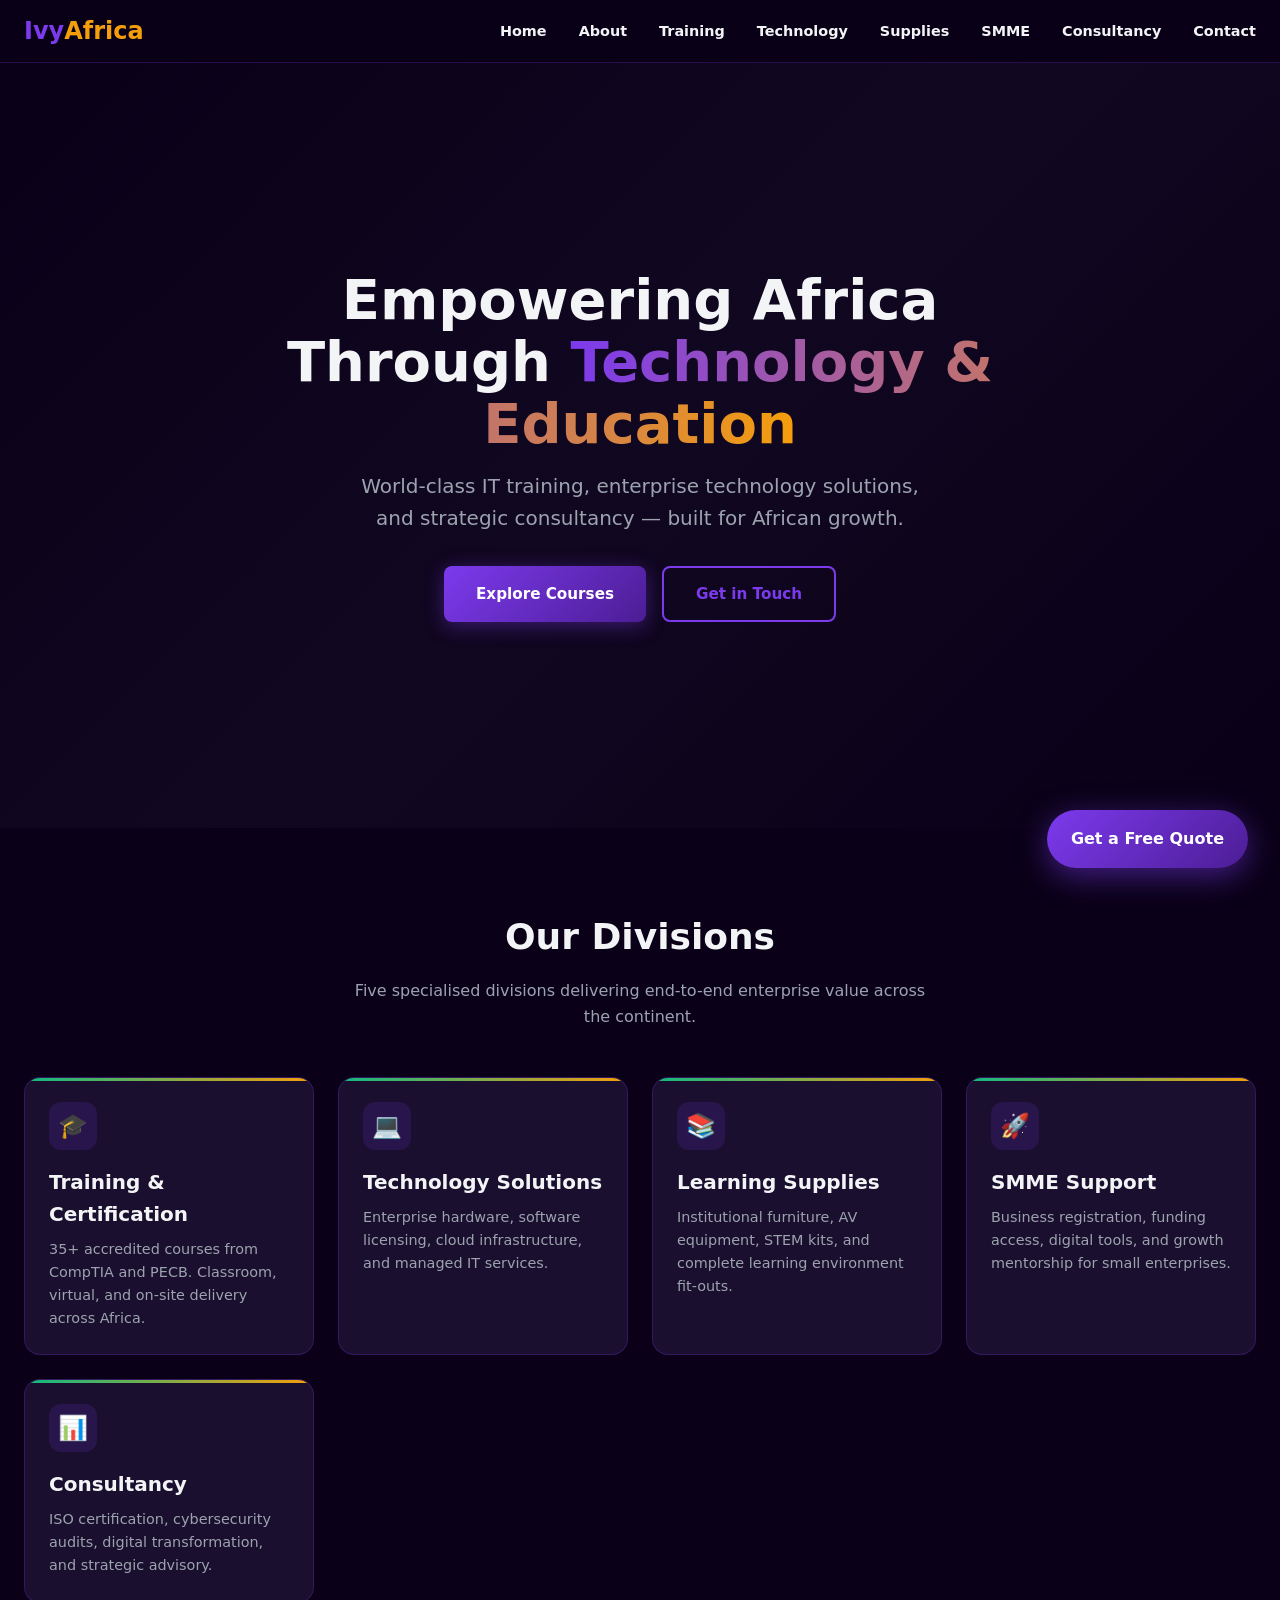
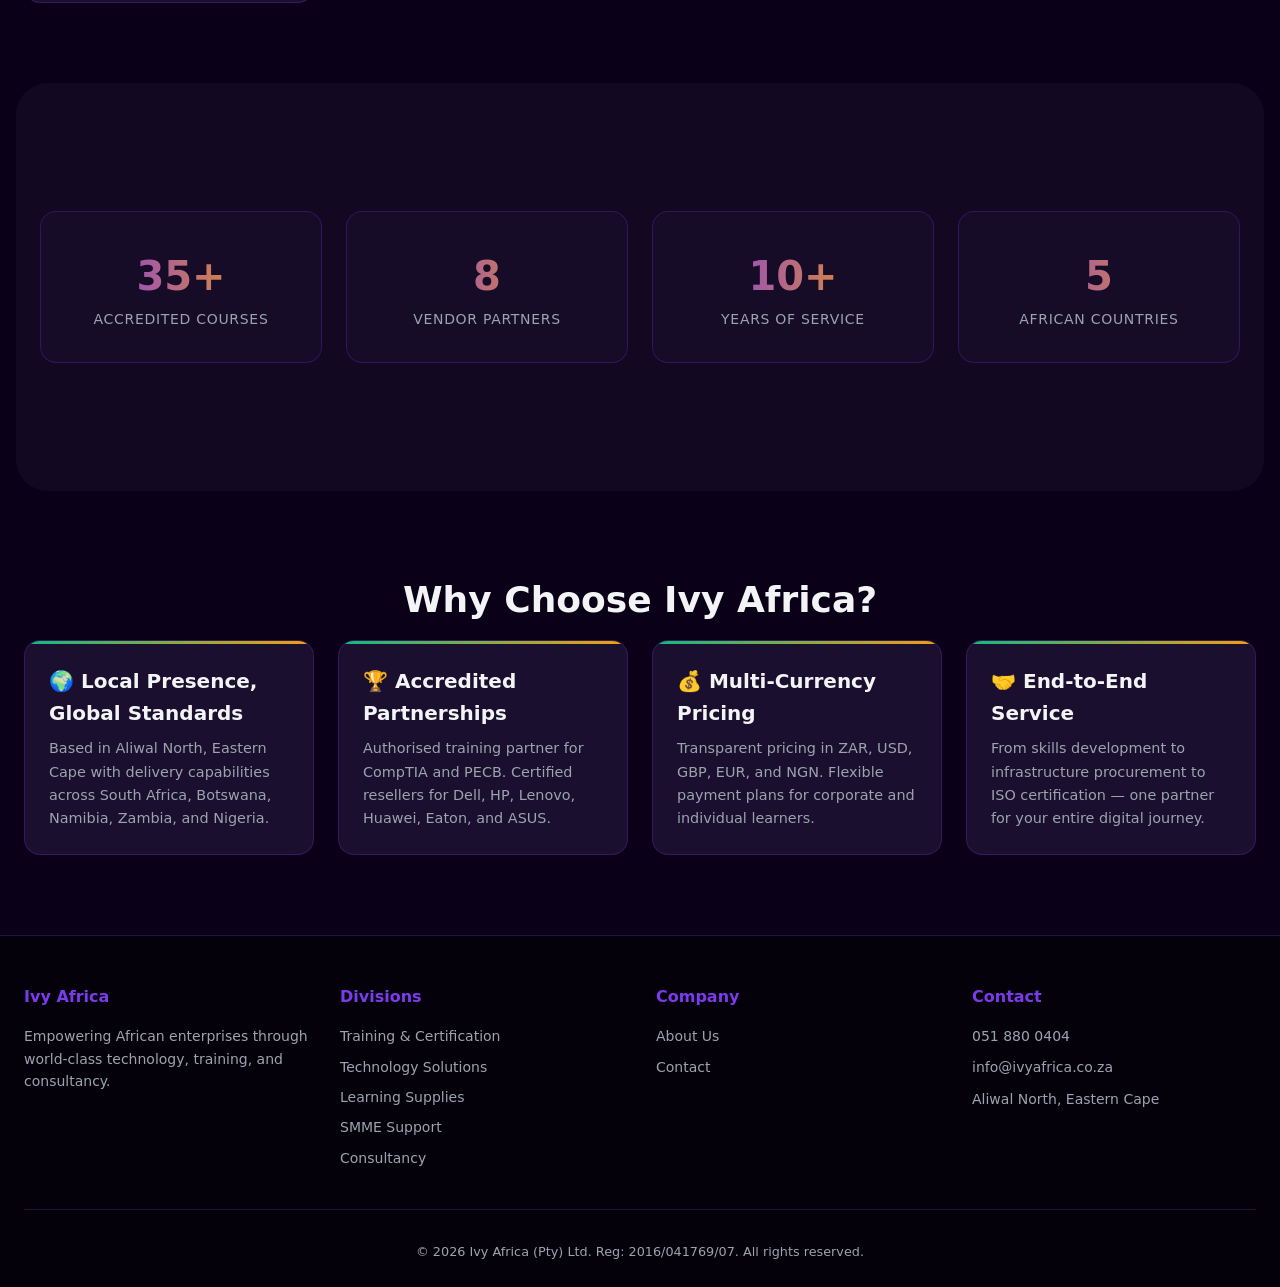
<file: index.html>
<!DOCTYPE html>
<html lang="en">
<head>
<meta charset="UTF-8">
<meta name="viewport" content="width=device-width, initial-scale=1.0">
<title>Home | Ivy Africa</title>
<link rel="stylesheet" href="shared.css">
<style></style>
</head>
<body>
<header>
  <div class="nav-inner">
    <a href="index.html" class="logo">Ivy<span>Africa</span></a>
    <button class="mobile-toggle" onclick="document.querySelector('.nav-links').classList.toggle('open')">☰</button>
    <ul class="nav-links">
      <li><a href="index.html">Home</a></li>
      <li><a href="about.html">About</a></li>
      <li><a href="training.html">Training</a></li>
      <li><a href="technology.html">Technology</a></li>
      <li><a href="learning-supplies.html">Supplies</a></li>
      <li><a href="smme.html">SMME</a></li>
      <li><a href="consultancy.html">Consultancy</a></li>
      <li><a href="contact.html">Contact</a></li>
    </ul>
  </div>
</header>
<section class="hero" style="min-height:85vh;">
<video autoplay muted loop playsinline><source src="https://assets.mixkit.co/videos/preview/mixkit-abstract-technology-network-connections-27611-large.mp4" type="video/mp4"></video>
<div class="hero-overlay"></div>
<div class="hero-content">
  <h1 class="animate">Empowering Africa Through <span class="highlight">Technology & Education</span></h1>
  <p class="animate delay-1">World-class IT training, enterprise technology solutions, and strategic consultancy — built for African growth.</p>
  <div class="animate delay-2" style="display:flex;gap:1rem;justify-content:center;flex-wrap:wrap;">
    <a href="training.html" class="btn btn-primary">Explore Courses</a>
    <a href="contact.html" class="btn btn-outline">Get in Touch</a>
  </div>
</div>
</section>

<section>
  <h2 class="section-title">Our Divisions</h2>
  <p class="section-subtitle">Five specialised divisions delivering end-to-end enterprise value across the continent.</p>
  <div class="card-grid">
    <a href="training.html" class="card animate delay-1">
      <div class="card-icon">🎓</div>
      <h3>Training & Certification</h3>
      <p>35+ accredited courses from CompTIA and PECB. Classroom, virtual, and on-site delivery across Africa.</p>
    </a>
    <a href="technology.html" class="card animate delay-2">
      <div class="card-icon">💻</div>
      <h3>Technology Solutions</h3>
      <p>Enterprise hardware, software licensing, cloud infrastructure, and managed IT services.</p>
    </a>
    <a href="learning-supplies.html" class="card animate delay-3">
      <div class="card-icon">📚</div>
      <h3>Learning Supplies</h3>
      <p>Institutional furniture, AV equipment, STEM kits, and complete learning environment fit-outs.</p>
    </a>
    <a href="smme.html" class="card animate delay-1">
      <div class="card-icon">🚀</div>
      <h3>SMME Support</h3>
      <p>Business registration, funding access, digital tools, and growth mentorship for small enterprises.</p>
    </a>
    <a href="consultancy.html" class="card animate delay-2">
      <div class="card-icon">📊</div>
      <h3>Consultancy</h3>
      <p>ISO certification, cybersecurity audits, digital transformation, and strategic advisory.</p>
    </a>
  </div>
</section>

<section style="background:var(--bg-panel);border-radius:2rem;margin:0 1rem;">
  <div class="stats-grid">
    <div class="stat-card animate"><div class="number">35+</div><div class="label">Accredited Courses</div></div>
    <div class="stat-card animate delay-1"><div class="number">8</div><div class="label">Vendor Partners</div></div>
    <div class="stat-card animate delay-2"><div class="number">10+</div><div class="label">Years of Service</div></div>
    <div class="stat-card animate delay-3"><div class="number">5</div><div class="label">African Countries</div></div>
  </div>
</section>

<section>
  <h2 class="section-title">Why Choose Ivy Africa?</h2>
  <div class="card-grid">
    <div class="card animate"><h3>🌍 Local Presence, Global Standards</h3><p>Based in Aliwal North, Eastern Cape with delivery capabilities across South Africa, Botswana, Namibia, Zambia, and Nigeria.</p></div>
    <div class="card animate delay-1"><h3>🏆 Accredited Partnerships</h3><p>Authorised training partner for CompTIA and PECB. Certified resellers for Dell, HP, Lenovo, Huawei, Eaton, and ASUS.</p></div>
    <div class="card animate delay-2"><h3>💰 Multi-Currency Pricing</h3><p>Transparent pricing in ZAR, USD, GBP, EUR, and NGN. Flexible payment plans for corporate and individual learners.</p></div>
    <div class="card animate delay-3"><h3>🤝 End-to-End Service</h3><p>From skills development to infrastructure procurement to ISO certification — one partner for your entire digital journey.</p></div>
  </div>
</section>
<footer>
  <div class="footer-inner">
    <div class="footer-col">
      <h4>Ivy Africa</h4>
      <p style="color:var(--text-muted);font-size:0.875rem;">Empowering African enterprises through world-class technology, training, and consultancy.</p>
    </div>
    <div class="footer-col">
      <h4>Divisions</h4>
      <a href="training.html">Training & Certification</a>
      <a href="technology.html">Technology Solutions</a>
      <a href="learning-supplies.html">Learning Supplies</a>
      <a href="smme.html">SMME Support</a>
      <a href="consultancy.html">Consultancy</a>
    </div>
    <div class="footer-col">
      <h4>Company</h4>
      <a href="about.html">About Us</a>
      <a href="contact.html">Contact</a>
    </div>
    <div class="footer-col">
      <h4>Contact</h4>
      <a href="tel:0518800404">051 880 0404</a>
      <a href="mailto:info@ivyafrica.co.za">info@ivyafrica.co.za</a>
      <span style="color:var(--text-muted);font-size:0.875rem;">Aliwal North, Eastern Cape</span>
    </div>
  </div>
  <div class="footer-bottom">
    <p>© 2026 Ivy Africa (Pty) Ltd. Reg: 2016/041769/07. All rights reserved.</p>
  </div>
</footer>
<a href="contact.html" class="floating-cta">Get a Free Quote</a>
<script>
document.querySelectorAll('.accordion-header').forEach(h=>{
  h.addEventListener('click',()=>{ h.parentElement.classList.toggle('open'); });
});
</script>
</body>
</html>
</file>
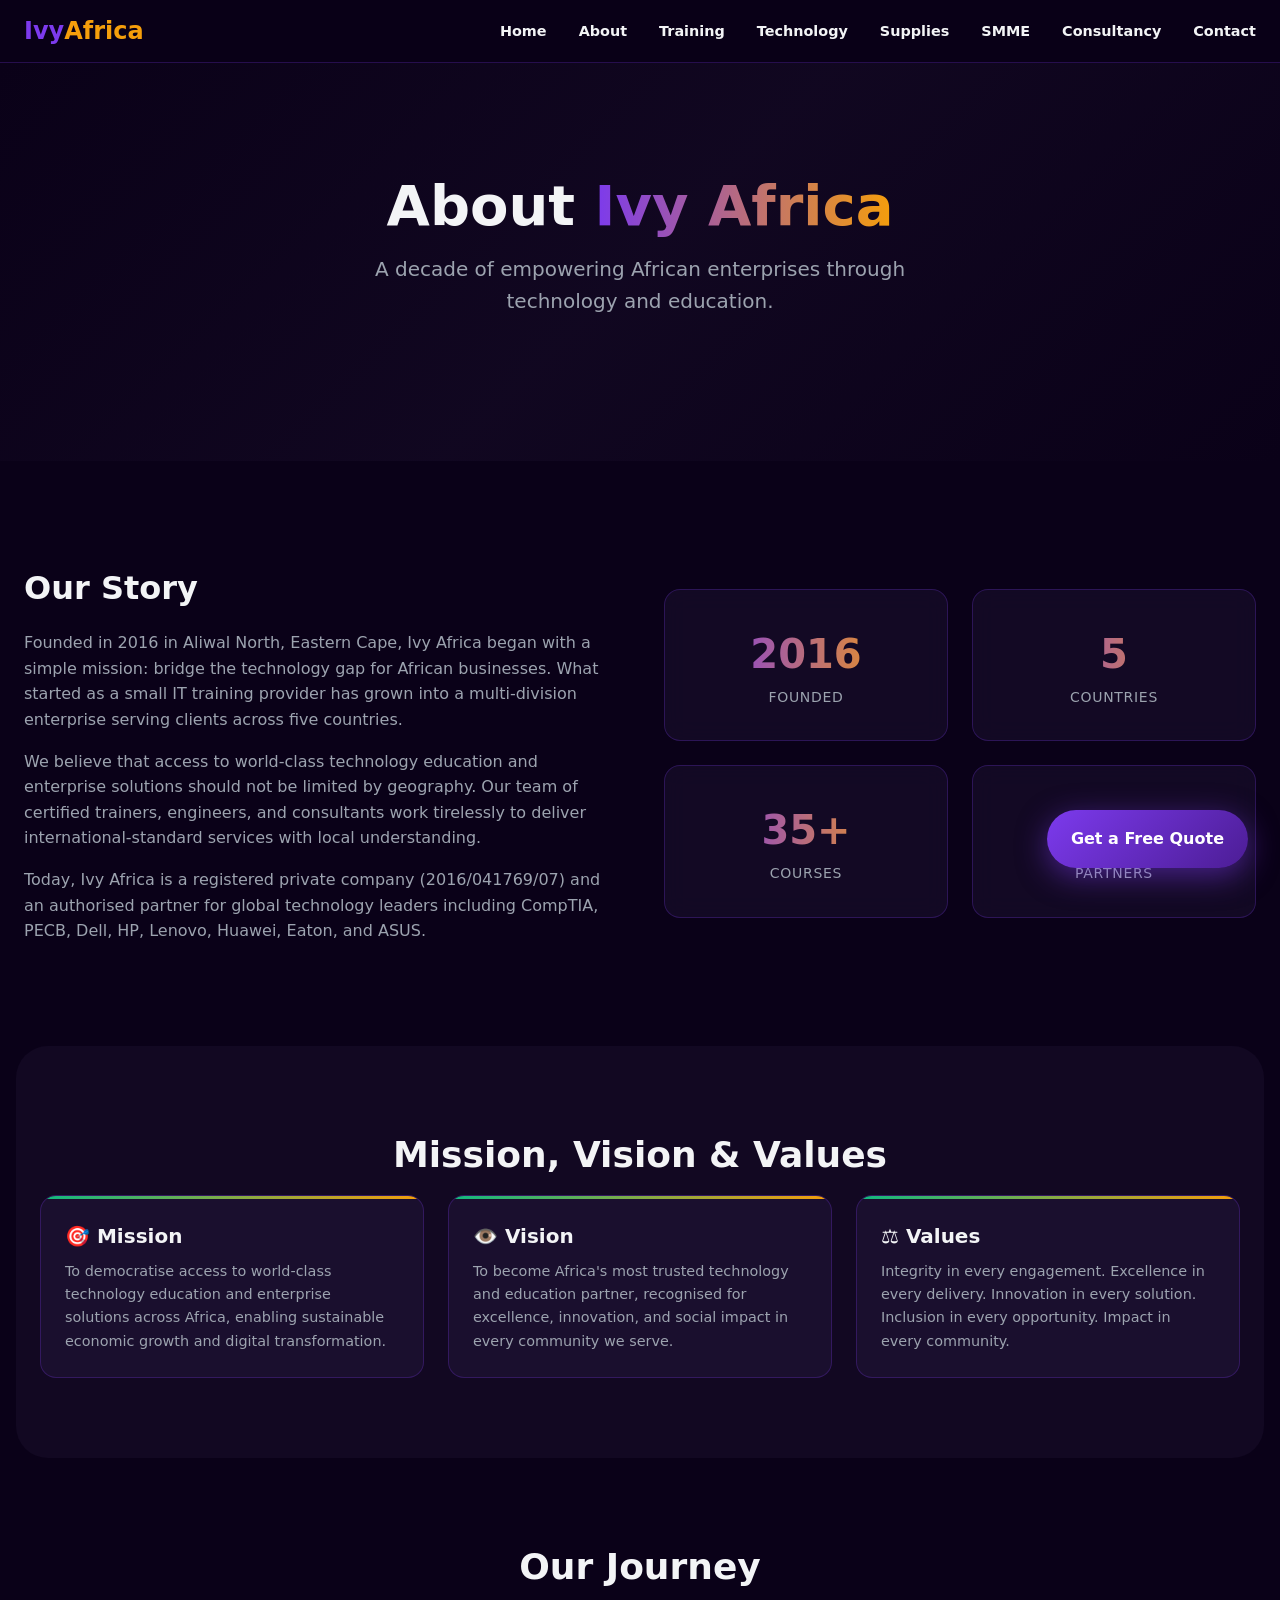
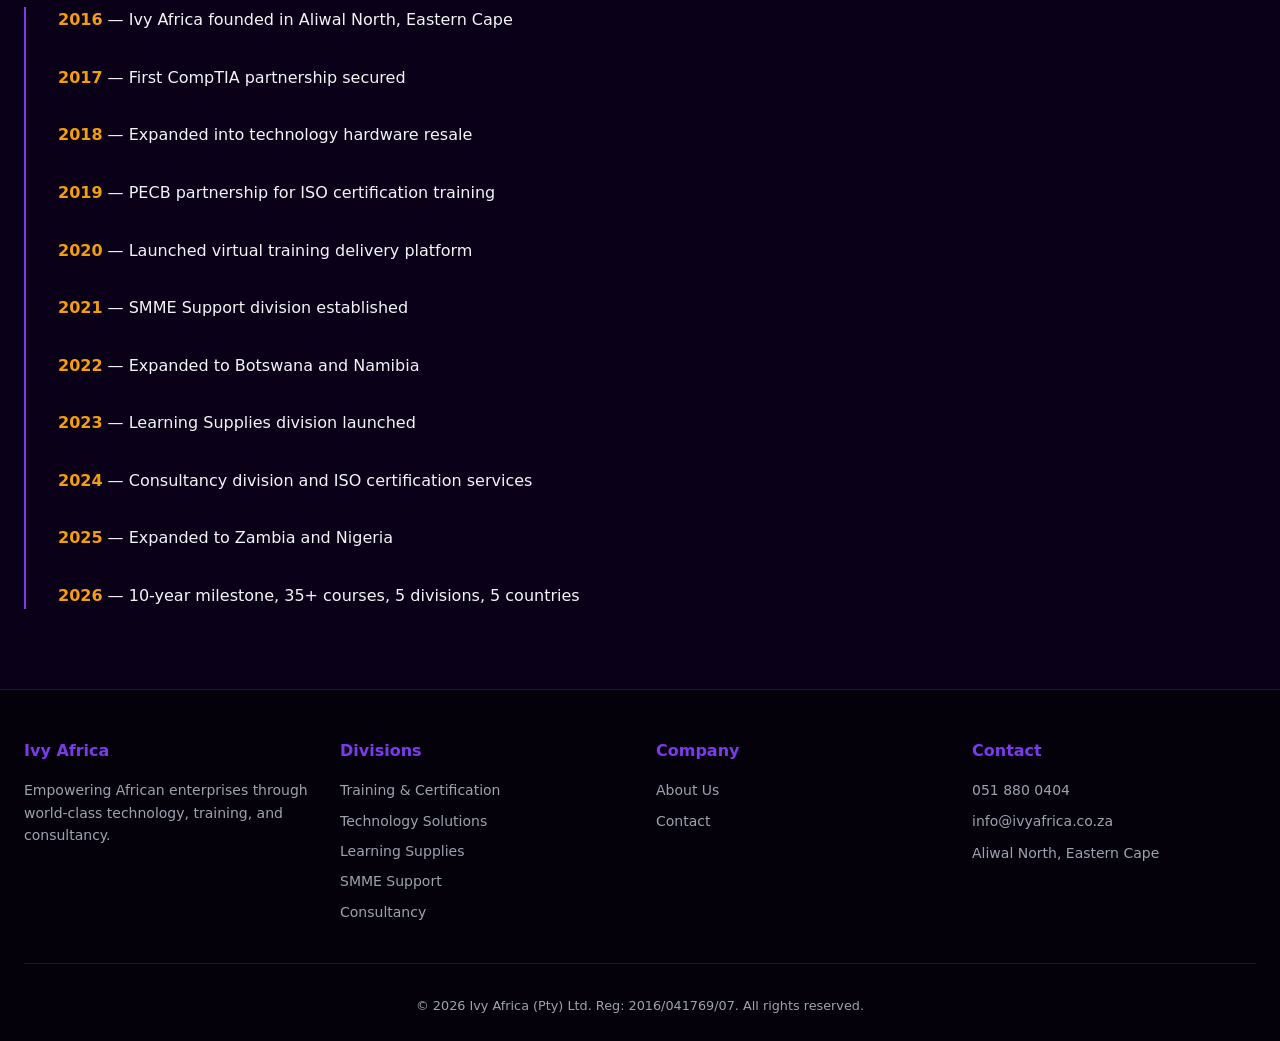
<file: about.html>
<!DOCTYPE html>
<html lang="en">
<head>
<meta charset="UTF-8">
<meta name="viewport" content="width=device-width, initial-scale=1.0">
<title>About | Ivy Africa</title>
<link rel="stylesheet" href="shared.css">
<style></style>
</head>
<body>
<header>
  <div class="nav-inner">
    <a href="index.html" class="logo">Ivy<span>Africa</span></a>
    <button class="mobile-toggle" onclick="document.querySelector('.nav-links').classList.toggle('open')">☰</button>
    <ul class="nav-links">
      <li><a href="index.html">Home</a></li>
      <li><a href="about.html">About</a></li>
      <li><a href="training.html">Training</a></li>
      <li><a href="technology.html">Technology</a></li>
      <li><a href="learning-supplies.html">Supplies</a></li>
      <li><a href="smme.html">SMME</a></li>
      <li><a href="consultancy.html">Consultancy</a></li>
      <li><a href="contact.html">Contact</a></li>
    </ul>
  </div>
</header>
<section class="hero" style="min-height:40vh;">
<video autoplay muted loop playsinline><source src="https://assets.mixkit.co/videos/preview/mixkit-abstract-technology-network-connections-27611-large.mp4" type="video/mp4"></video>
<div class="hero-overlay"></div>
<div class="hero-content">
  <h1>About <span class="highlight">Ivy Africa</span></h1>
  <p>A decade of empowering African enterprises through technology and education.</p>
</div>
</section>

<section>
  <div style="display:grid;grid-template-columns:1fr 1fr;gap:3rem;align-items:center;">
    <div>
      <h2 style="font-size:2rem;font-weight:800;margin-bottom:1rem;">Our Story</h2>
      <p style="color:var(--text-muted);margin-bottom:1rem;">Founded in 2016 in Aliwal North, Eastern Cape, Ivy Africa began with a simple mission: bridge the technology gap for African businesses. What started as a small IT training provider has grown into a multi-division enterprise serving clients across five countries.</p>
      <p style="color:var(--text-muted);margin-bottom:1rem;">We believe that access to world-class technology education and enterprise solutions should not be limited by geography. Our team of certified trainers, engineers, and consultants work tirelessly to deliver international-standard services with local understanding.</p>
      <p style="color:var(--text-muted);">Today, Ivy Africa is a registered private company (2016/041769/07) and an authorised partner for global technology leaders including CompTIA, PECB, Dell, HP, Lenovo, Huawei, Eaton, and ASUS.</p>
    </div>
    <div class="stats-grid" style="grid-template-columns:1fr 1fr;">
      <div class="stat-card"><div class="number">2016</div><div class="label">Founded</div></div>
      <div class="stat-card"><div class="number">5</div><div class="label">Countries</div></div>
      <div class="stat-card"><div class="number">35+</div><div class="label">Courses</div></div>
      <div class="stat-card"><div class="number">8</div><div class="label">Partners</div></div>
    </div>
  </div>
</section>

<section style="background:var(--bg-panel);border-radius:2rem;margin:0 1rem;">
  <h2 class="section-title">Mission, Vision & Values</h2>
  <div class="card-grid">
    <div class="card"><h3>🎯 Mission</h3><p>To democratise access to world-class technology education and enterprise solutions across Africa, enabling sustainable economic growth and digital transformation.</p></div>
    <div class="card"><h3>👁️ Vision</h3><p>To become Africa's most trusted technology and education partner, recognised for excellence, innovation, and social impact in every community we serve.</p></div>
    <div class="card"><h3>⚖️ Values</h3><p>Integrity in every engagement. Excellence in every delivery. Innovation in every solution. Inclusion in every opportunity. Impact in every community.</p></div>
  </div>
</section>

<section>
  <h2 class="section-title">Our Journey</h2>
  <div style="position:relative;padding-left:2rem;border-left:2px solid var(--accent-violet);">
    <div style="margin-bottom:2rem;"><strong style="color:var(--accent-gold);">2016</strong> — Ivy Africa founded in Aliwal North, Eastern Cape</div>
    <div style="margin-bottom:2rem;"><strong style="color:var(--accent-gold);">2017</strong> — First CompTIA partnership secured</div>
    <div style="margin-bottom:2rem;"><strong style="color:var(--accent-gold);">2018</strong> — Expanded into technology hardware resale</div>
    <div style="margin-bottom:2rem;"><strong style="color:var(--accent-gold);">2019</strong> — PECB partnership for ISO certification training</div>
    <div style="margin-bottom:2rem;"><strong style="color:var(--accent-gold);">2020</strong> — Launched virtual training delivery platform</div>
    <div style="margin-bottom:2rem;"><strong style="color:var(--accent-gold);">2021</strong> — SMME Support division established</div>
    <div style="margin-bottom:2rem;"><strong style="color:var(--accent-gold);">2022</strong> — Expanded to Botswana and Namibia</div>
    <div style="margin-bottom:2rem;"><strong style="color:var(--accent-gold);">2023</strong> — Learning Supplies division launched</div>
    <div style="margin-bottom:2rem;"><strong style="color:var(--accent-gold);">2024</strong> — Consultancy division and ISO certification services</div>
    <div style="margin-bottom:2rem;"><strong style="color:var(--accent-gold);">2025</strong> — Expanded to Zambia and Nigeria</div>
    <div><strong style="color:var(--accent-gold);">2026</strong> — 10-year milestone, 35+ courses, 5 divisions, 5 countries</div>
  </div>
</section>
<footer>
  <div class="footer-inner">
    <div class="footer-col">
      <h4>Ivy Africa</h4>
      <p style="color:var(--text-muted);font-size:0.875rem;">Empowering African enterprises through world-class technology, training, and consultancy.</p>
    </div>
    <div class="footer-col">
      <h4>Divisions</h4>
      <a href="training.html">Training & Certification</a>
      <a href="technology.html">Technology Solutions</a>
      <a href="learning-supplies.html">Learning Supplies</a>
      <a href="smme.html">SMME Support</a>
      <a href="consultancy.html">Consultancy</a>
    </div>
    <div class="footer-col">
      <h4>Company</h4>
      <a href="about.html">About Us</a>
      <a href="contact.html">Contact</a>
    </div>
    <div class="footer-col">
      <h4>Contact</h4>
      <a href="tel:0518800404">051 880 0404</a>
      <a href="mailto:info@ivyafrica.co.za">info@ivyafrica.co.za</a>
      <span style="color:var(--text-muted);font-size:0.875rem;">Aliwal North, Eastern Cape</span>
    </div>
  </div>
  <div class="footer-bottom">
    <p>© 2026 Ivy Africa (Pty) Ltd. Reg: 2016/041769/07. All rights reserved.</p>
  </div>
</footer>
<a href="contact.html" class="floating-cta">Get a Free Quote</a>
<script>
document.querySelectorAll('.accordion-header').forEach(h=>{
  h.addEventListener('click',()=>{ h.parentElement.classList.toggle('open'); });
});
</script>
</body>
</html>
</file>
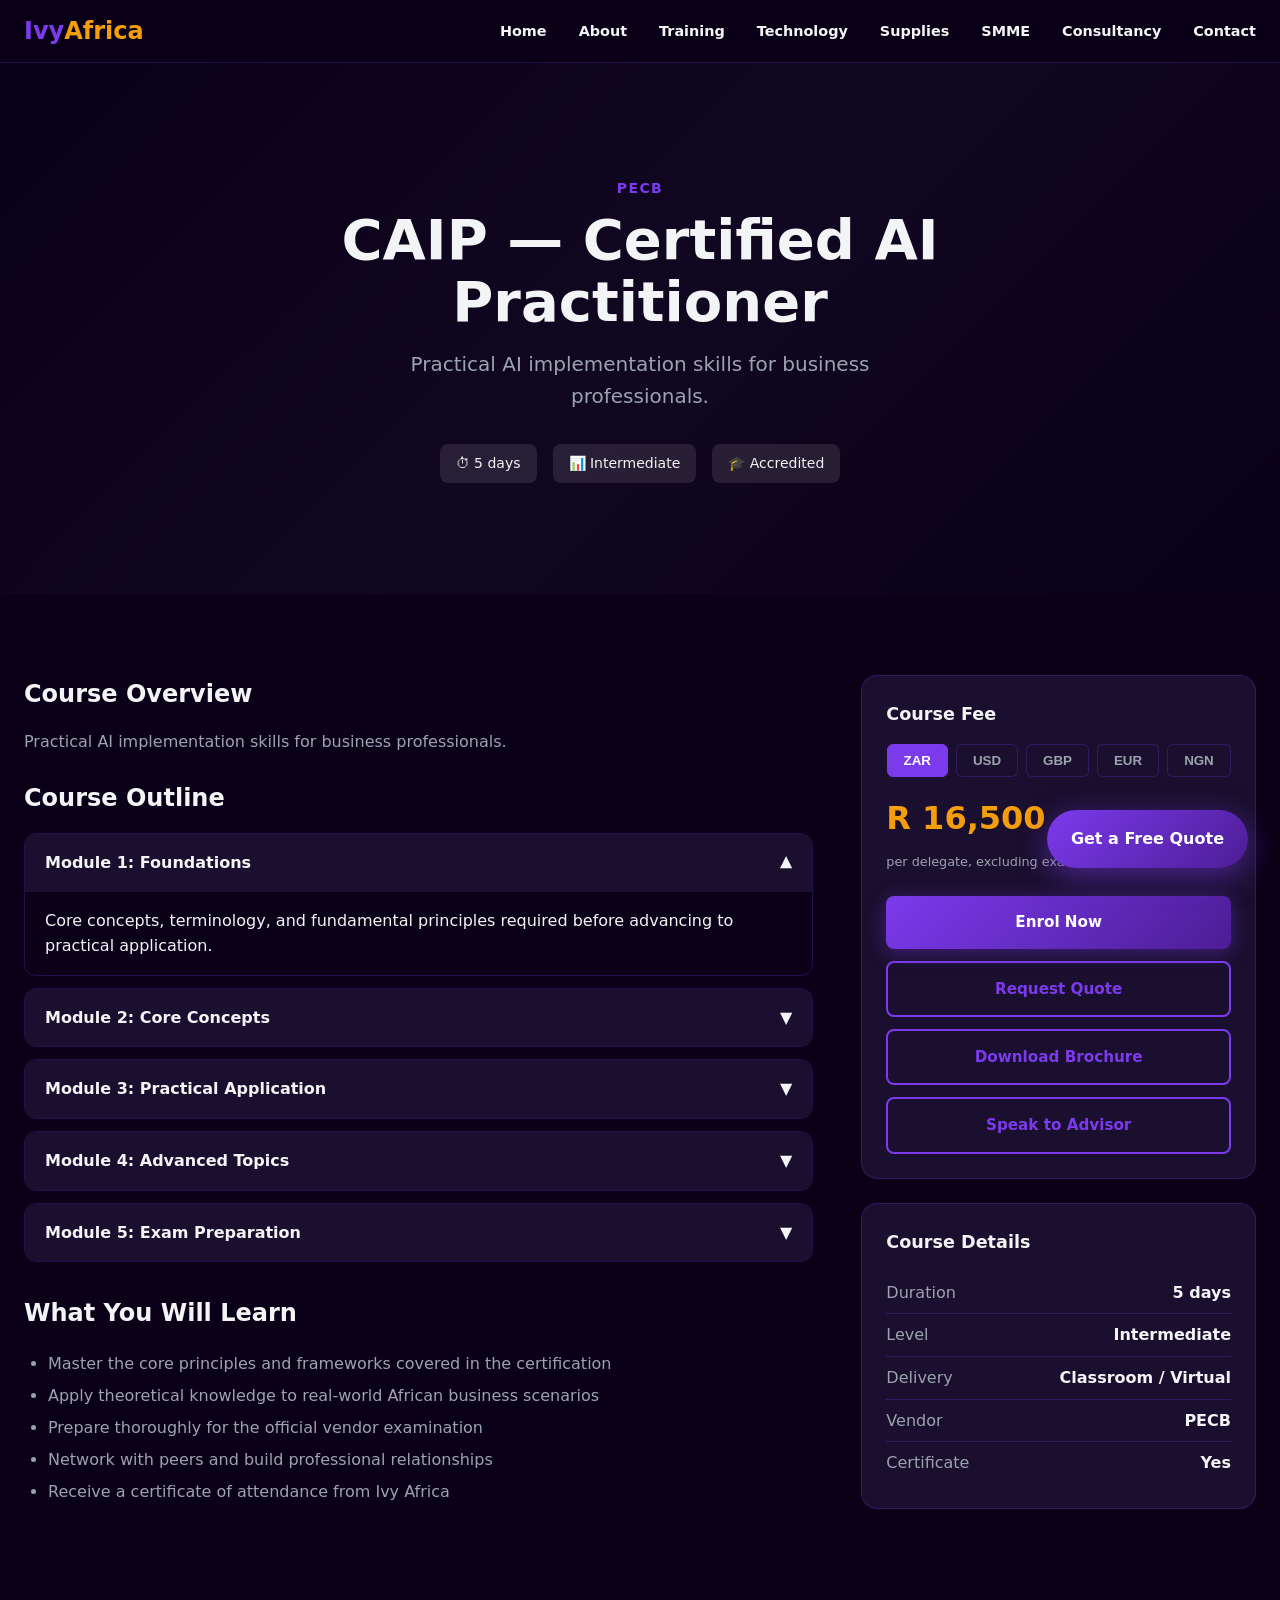
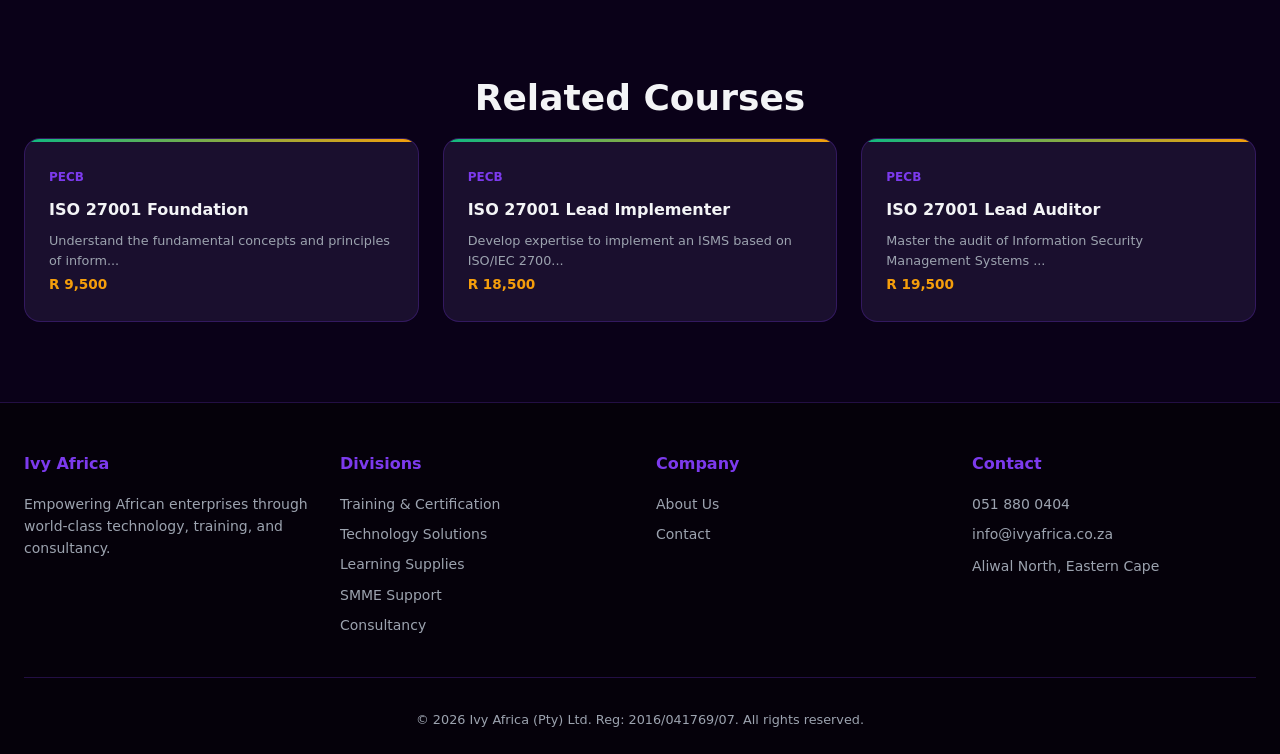
<file: caip.html>
<!DOCTYPE html>
<html lang="en">
<head>
<meta charset="UTF-8">
<meta name="viewport" content="width=device-width, initial-scale=1.0">
<title>CAIP — Certified AI Practitioner | Ivy Africa</title>
<link rel="stylesheet" href="shared.css">
<style></style>
</head>
<body>
<header>
  <div class="nav-inner">
    <a href="index.html" class="logo">Ivy<span>Africa</span></a>
    <button class="mobile-toggle" onclick="document.querySelector('.nav-links').classList.toggle('open')">☰</button>
    <ul class="nav-links">
      <li><a href="index.html">Home</a></li>
      <li><a href="about.html">About</a></li>
      <li><a href="training.html">Training</a></li>
      <li><a href="technology.html">Technology</a></li>
      <li><a href="learning-supplies.html">Supplies</a></li>
      <li><a href="smme.html">SMME</a></li>
      <li><a href="consultancy.html">Consultancy</a></li>
      <li><a href="contact.html">Contact</a></li>
    </ul>
  </div>
</header>
<section class="hero" style="min-height:50vh;">
<video autoplay muted loop playsinline><source src="https://assets.mixkit.co/videos/preview/mixkit-abstract-technology-network-connections-27611-large.mp4" type="video/mp4"></video>
<div class="hero-overlay"></div>
<div class="hero-content">
  <span style="font-size:0.875rem;font-weight:700;text-transform:uppercase;letter-spacing:0.1em;color:var(--accent-violet);">PECB</span>
  <h1 style="margin-top:0.5rem;">CAIP — Certified AI Practitioner</h1>
  <p>Practical AI implementation skills for business professionals.</p>
  <div style="display:flex;gap:1rem;justify-content:center;flex-wrap:wrap;margin-top:1.5rem;">
    <span style="padding:0.5rem 1rem;background:rgba(255,255,255,0.1);border-radius:0.5rem;font-size:0.875rem;">⏱ 5 days</span>
    <span style="padding:0.5rem 1rem;background:rgba(255,255,255,0.1);border-radius:0.5rem;font-size:0.875rem;">📊 Intermediate</span>
    <span style="padding:0.5rem 1rem;background:rgba(255,255,255,0.1);border-radius:0.5rem;font-size:0.875rem;">🎓 Accredited</span>
  </div>
</div>
</section>

<section>
  <div style="display:grid;grid-template-columns:2fr 1fr;gap:3rem;">
    <div>
      <h2 style="font-size:1.5rem;font-weight:800;margin-bottom:1rem;">Course Overview</h2>
      <p style="color:var(--text-muted);margin-bottom:1.5rem;">Practical AI implementation skills for business professionals.</p>

      <h2 style="font-size:1.5rem;font-weight:800;margin-bottom:1rem;">Course Outline</h2>
      <div class="accordion-item open">
        <div class="accordion-header">Module 1: Foundations <span class="accordion-icon">▼</span></div>
        <div class="accordion-body">Core concepts, terminology, and fundamental principles required before advancing to practical application.</div>
      </div>
      <div class="accordion-item">
        <div class="accordion-header">Module 2: Core Concepts <span class="accordion-icon">▼</span></div>
        <div class="accordion-body">In-depth exploration of the subject matter with real-world examples and case studies from African enterprises.</div>
      </div>
      <div class="accordion-item">
        <div class="accordion-header">Module 3: Practical Application <span class="accordion-icon">▼</span></div>
        <div class="accordion-body">Hands-on labs, simulations, and exercises designed to build competency in a controlled environment.</div>
      </div>
      <div class="accordion-item">
        <div class="accordion-header">Module 4: Advanced Topics <span class="accordion-icon">▼</span></div>
        <div class="accordion-body">Enterprise-level scenarios, integration with existing systems, and preparation for certification examination.</div>
      </div>
      <div class="accordion-item">
        <div class="accordion-header">Module 5: Exam Preparation <span class="accordion-icon">▼</span></div>
        <div class="accordion-body">Practice questions, mock examinations, study strategies, and final review sessions with certified instructors.</div>
      </div>

      <h2 style="font-size:1.5rem;font-weight:800;margin:2rem 0 1rem;">What You Will Learn</h2>
      <ul style="color:var(--text-muted);padding-left:1.5rem;line-height:2;">
        <li>Master the core principles and frameworks covered in the certification</li>
        <li>Apply theoretical knowledge to real-world African business scenarios</li>
        <li>Prepare thoroughly for the official vendor examination</li>
        <li>Network with peers and build professional relationships</li>
        <li>Receive a certificate of attendance from Ivy Africa</li>
      </ul>
    </div>

    <div style="position:sticky;top:100px;align-self:start;">
      <div style="background:var(--bg-card);border:1px solid var(--border);border-radius:1rem;padding:1.5rem;margin-bottom:1.5rem;">
        <h3 style="margin-bottom:1rem;font-size:1.1rem;">Course Fee</h3>
        <div class="currency-switcher"><button class="currency-btn active" onclick="switchCurrency('ZAR',this)">ZAR</button><button class="currency-btn " onclick="switchCurrency('USD',this)">USD</button><button class="currency-btn " onclick="switchCurrency('GBP',this)">GBP</button><button class="currency-btn " onclick="switchCurrency('EUR',this)">EUR</button><button class="currency-btn " onclick="switchCurrency('NGN',this)">NGN</button></div>
        <div class="price-display" data-currency="ZAR" style="display:block;font-size:2rem;font-weight:800;color:var(--accent-gold);">R 16,500</div><div class="price-display" data-currency="USD" style="display:none;font-size:2rem;font-weight:800;color:var(--accent-gold);">$ 910</div><div class="price-display" data-currency="GBP" style="display:none;font-size:2rem;font-weight:800;color:var(--accent-gold);">£ 715</div><div class="price-display" data-currency="EUR" style="display:none;font-size:2rem;font-weight:800;color:var(--accent-gold);">€ 840</div><div class="price-display" data-currency="NGN" style="display:none;font-size:2rem;font-weight:800;color:var(--accent-gold);">₦ 1,385,000</div>
        <p style="color:var(--text-muted);font-size:0.8rem;margin-top:0.5rem;">per delegate, excluding exam voucher</p>
        <div style="display:flex;flex-direction:column;gap:0.75rem;margin-top:1.5rem;">
          <a href="contact.html" class="btn btn-primary" style="width:100%;justify-content:center;">Enrol Now</a>
          <a href="contact.html" class="btn btn-outline" style="width:100%;justify-content:center;">Request Quote</a>
          <a href="contact.html" class="btn btn-outline" style="width:100%;justify-content:center;">Download Brochure</a>
          <a href="contact.html" class="btn btn-outline" style="width:100%;justify-content:center;">Speak to Advisor</a>
        </div>
      </div>

      <div style="background:var(--bg-card);border:1px solid var(--border);border-radius:1rem;padding:1.5rem;">
        <h3 style="margin-bottom:1rem;font-size:1.1rem;">Course Details</h3>
        <div style="display:flex;justify-content:space-between;padding:0.5rem 0;border-bottom:1px solid var(--border);"><span style="color:var(--text-muted);">Duration</span><span style="font-weight:600;">5 days</span></div>
        <div style="display:flex;justify-content:space-between;padding:0.5rem 0;border-bottom:1px solid var(--border);"><span style="color:var(--text-muted);">Level</span><span style="font-weight:600;">Intermediate</span></div>
        <div style="display:flex;justify-content:space-between;padding:0.5rem 0;border-bottom:1px solid var(--border);"><span style="color:var(--text-muted);">Delivery</span><span style="font-weight:600;">Classroom / Virtual</span></div>
        <div style="display:flex;justify-content:space-between;padding:0.5rem 0;border-bottom:1px solid var(--border);"><span style="color:var(--text-muted);">Vendor</span><span style="font-weight:600;">PECB</span></div>
        <div style="display:flex;justify-content:space-between;padding:0.5rem 0;"><span style="color:var(--text-muted);">Certificate</span><span style="font-weight:600;">Yes</span></div>
      </div>
    </div>
  </div>
</section>

<section>
  <h2 class="section-title">Related Courses</h2>
  <div class="card-grid" style="grid-template-columns:repeat(auto-fit,minmax(250px,1fr));">
    <a href="iso-27001-foundation.html" class="card" style="text-decoration:none;">
      <span style="font-size:0.75rem;color:var(--accent-violet);font-weight:700;">PECB</span>
      <h4 style="margin:0.5rem 0;font-size:1rem;">ISO 27001 Foundation</h4>
      <p style="font-size:0.8rem;color:var(--text-muted);">Understand the fundamental concepts and principles of inform...</p>
      <span style="color:var(--accent-gold);font-weight:700;font-size:0.85rem;">R 9,500</span>
    </a><a href="iso-27001-lead-implementer.html" class="card" style="text-decoration:none;">
      <span style="font-size:0.75rem;color:var(--accent-violet);font-weight:700;">PECB</span>
      <h4 style="margin:0.5rem 0;font-size:1rem;">ISO 27001 Lead Implementer</h4>
      <p style="font-size:0.8rem;color:var(--text-muted);">Develop expertise to implement an ISMS based on ISO/IEC 2700...</p>
      <span style="color:var(--accent-gold);font-weight:700;font-size:0.85rem;">R 18,500</span>
    </a><a href="iso-27001-lead-auditor.html" class="card" style="text-decoration:none;">
      <span style="font-size:0.75rem;color:var(--accent-violet);font-weight:700;">PECB</span>
      <h4 style="margin:0.5rem 0;font-size:1rem;">ISO 27001 Lead Auditor</h4>
      <p style="font-size:0.8rem;color:var(--text-muted);">Master the audit of Information Security Management Systems ...</p>
      <span style="color:var(--accent-gold);font-weight:700;font-size:0.85rem;">R 19,500</span>
    </a>
  </div>
</section>

<script>
function switchCurrency(curr, btn) {
  document.querySelectorAll('.price-display').forEach(p => p.style.display = 'none');
  document.querySelectorAll('.price-display[data-currency="' + curr + '"]').forEach(p => p.style.display = 'block');
  document.querySelectorAll('.currency-btn').forEach(b => b.classList.remove('active'));
  btn.classList.add('active');
}
</script>
<footer>
  <div class="footer-inner">
    <div class="footer-col">
      <h4>Ivy Africa</h4>
      <p style="color:var(--text-muted);font-size:0.875rem;">Empowering African enterprises through world-class technology, training, and consultancy.</p>
    </div>
    <div class="footer-col">
      <h4>Divisions</h4>
      <a href="training.html">Training & Certification</a>
      <a href="technology.html">Technology Solutions</a>
      <a href="learning-supplies.html">Learning Supplies</a>
      <a href="smme.html">SMME Support</a>
      <a href="consultancy.html">Consultancy</a>
    </div>
    <div class="footer-col">
      <h4>Company</h4>
      <a href="about.html">About Us</a>
      <a href="contact.html">Contact</a>
    </div>
    <div class="footer-col">
      <h4>Contact</h4>
      <a href="tel:0518800404">051 880 0404</a>
      <a href="mailto:info@ivyafrica.co.za">info@ivyafrica.co.za</a>
      <span style="color:var(--text-muted);font-size:0.875rem;">Aliwal North, Eastern Cape</span>
    </div>
  </div>
  <div class="footer-bottom">
    <p>© 2026 Ivy Africa (Pty) Ltd. Reg: 2016/041769/07. All rights reserved.</p>
  </div>
</footer>
<a href="contact.html" class="floating-cta">Get a Free Quote</a>
<script>
document.querySelectorAll('.accordion-header').forEach(h=>{
  h.addEventListener('click',()=>{ h.parentElement.classList.toggle('open'); });
});
</script>
</body>
</html>
</file>
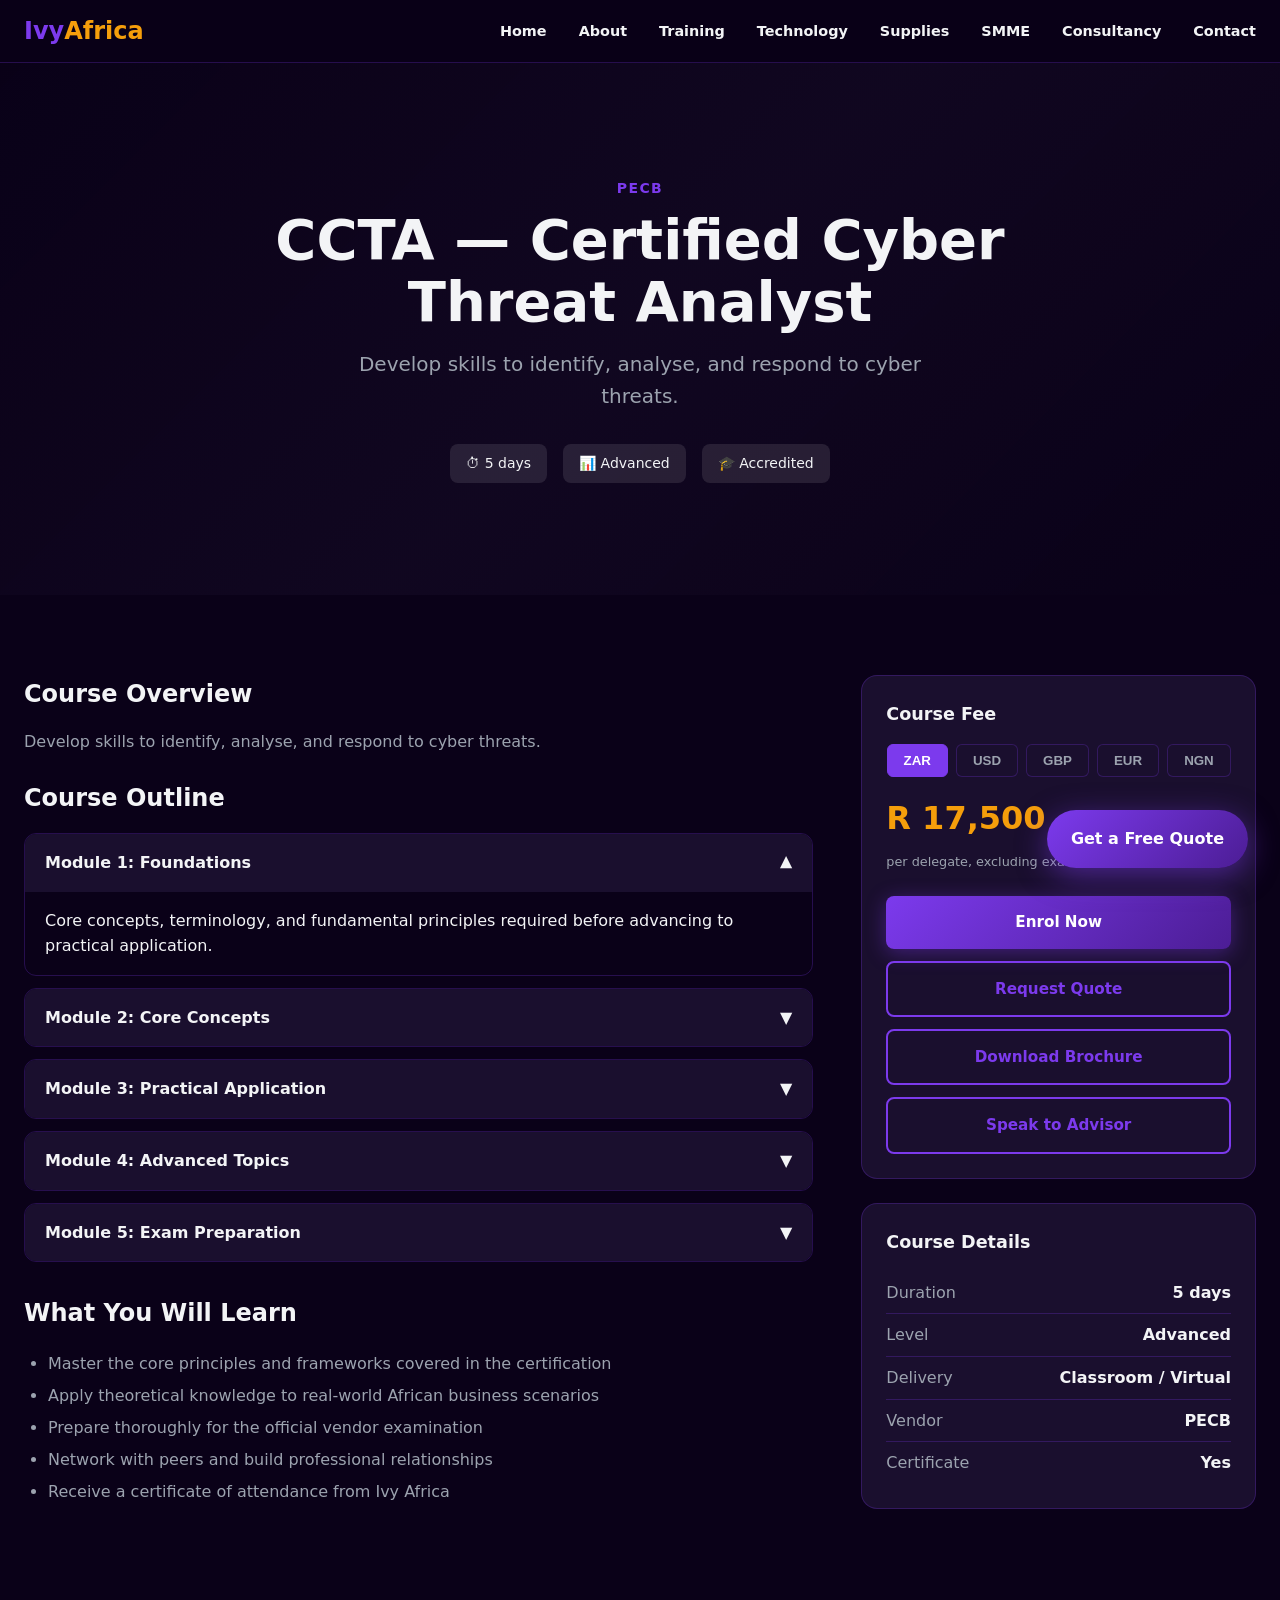
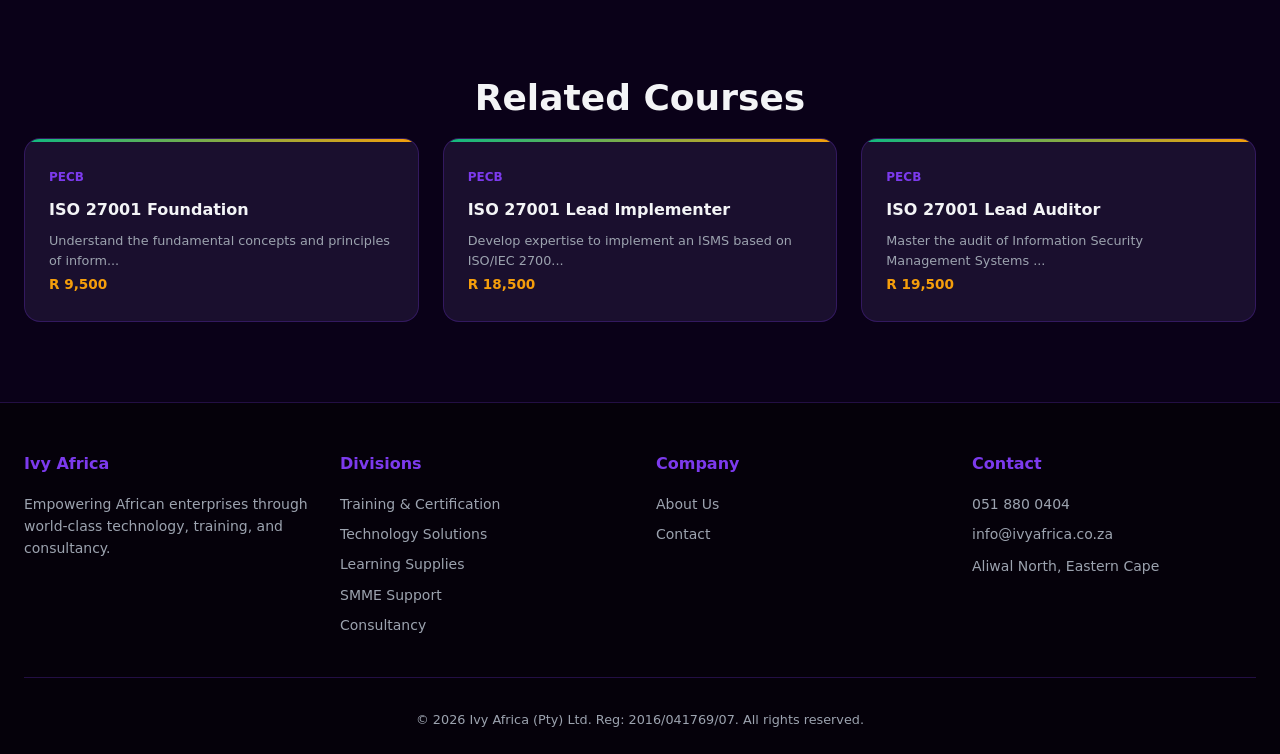
<file: ccta.html>
<!DOCTYPE html>
<html lang="en">
<head>
<meta charset="UTF-8">
<meta name="viewport" content="width=device-width, initial-scale=1.0">
<title>CCTA — Certified Cyber Threat Analyst | Ivy Africa</title>
<link rel="stylesheet" href="shared.css">
<style></style>
</head>
<body>
<header>
  <div class="nav-inner">
    <a href="index.html" class="logo">Ivy<span>Africa</span></a>
    <button class="mobile-toggle" onclick="document.querySelector('.nav-links').classList.toggle('open')">☰</button>
    <ul class="nav-links">
      <li><a href="index.html">Home</a></li>
      <li><a href="about.html">About</a></li>
      <li><a href="training.html">Training</a></li>
      <li><a href="technology.html">Technology</a></li>
      <li><a href="learning-supplies.html">Supplies</a></li>
      <li><a href="smme.html">SMME</a></li>
      <li><a href="consultancy.html">Consultancy</a></li>
      <li><a href="contact.html">Contact</a></li>
    </ul>
  </div>
</header>
<section class="hero" style="min-height:50vh;">
<video autoplay muted loop playsinline><source src="https://assets.mixkit.co/videos/preview/mixkit-abstract-technology-network-connections-27611-large.mp4" type="video/mp4"></video>
<div class="hero-overlay"></div>
<div class="hero-content">
  <span style="font-size:0.875rem;font-weight:700;text-transform:uppercase;letter-spacing:0.1em;color:var(--accent-violet);">PECB</span>
  <h1 style="margin-top:0.5rem;">CCTA — Certified Cyber Threat Analyst</h1>
  <p>Develop skills to identify, analyse, and respond to cyber threats.</p>
  <div style="display:flex;gap:1rem;justify-content:center;flex-wrap:wrap;margin-top:1.5rem;">
    <span style="padding:0.5rem 1rem;background:rgba(255,255,255,0.1);border-radius:0.5rem;font-size:0.875rem;">⏱ 5 days</span>
    <span style="padding:0.5rem 1rem;background:rgba(255,255,255,0.1);border-radius:0.5rem;font-size:0.875rem;">📊 Advanced</span>
    <span style="padding:0.5rem 1rem;background:rgba(255,255,255,0.1);border-radius:0.5rem;font-size:0.875rem;">🎓 Accredited</span>
  </div>
</div>
</section>

<section>
  <div style="display:grid;grid-template-columns:2fr 1fr;gap:3rem;">
    <div>
      <h2 style="font-size:1.5rem;font-weight:800;margin-bottom:1rem;">Course Overview</h2>
      <p style="color:var(--text-muted);margin-bottom:1.5rem;">Develop skills to identify, analyse, and respond to cyber threats.</p>

      <h2 style="font-size:1.5rem;font-weight:800;margin-bottom:1rem;">Course Outline</h2>
      <div class="accordion-item open">
        <div class="accordion-header">Module 1: Foundations <span class="accordion-icon">▼</span></div>
        <div class="accordion-body">Core concepts, terminology, and fundamental principles required before advancing to practical application.</div>
      </div>
      <div class="accordion-item">
        <div class="accordion-header">Module 2: Core Concepts <span class="accordion-icon">▼</span></div>
        <div class="accordion-body">In-depth exploration of the subject matter with real-world examples and case studies from African enterprises.</div>
      </div>
      <div class="accordion-item">
        <div class="accordion-header">Module 3: Practical Application <span class="accordion-icon">▼</span></div>
        <div class="accordion-body">Hands-on labs, simulations, and exercises designed to build competency in a controlled environment.</div>
      </div>
      <div class="accordion-item">
        <div class="accordion-header">Module 4: Advanced Topics <span class="accordion-icon">▼</span></div>
        <div class="accordion-body">Enterprise-level scenarios, integration with existing systems, and preparation for certification examination.</div>
      </div>
      <div class="accordion-item">
        <div class="accordion-header">Module 5: Exam Preparation <span class="accordion-icon">▼</span></div>
        <div class="accordion-body">Practice questions, mock examinations, study strategies, and final review sessions with certified instructors.</div>
      </div>

      <h2 style="font-size:1.5rem;font-weight:800;margin:2rem 0 1rem;">What You Will Learn</h2>
      <ul style="color:var(--text-muted);padding-left:1.5rem;line-height:2;">
        <li>Master the core principles and frameworks covered in the certification</li>
        <li>Apply theoretical knowledge to real-world African business scenarios</li>
        <li>Prepare thoroughly for the official vendor examination</li>
        <li>Network with peers and build professional relationships</li>
        <li>Receive a certificate of attendance from Ivy Africa</li>
      </ul>
    </div>

    <div style="position:sticky;top:100px;align-self:start;">
      <div style="background:var(--bg-card);border:1px solid var(--border);border-radius:1rem;padding:1.5rem;margin-bottom:1.5rem;">
        <h3 style="margin-bottom:1rem;font-size:1.1rem;">Course Fee</h3>
        <div class="currency-switcher"><button class="currency-btn active" onclick="switchCurrency('ZAR',this)">ZAR</button><button class="currency-btn " onclick="switchCurrency('USD',this)">USD</button><button class="currency-btn " onclick="switchCurrency('GBP',this)">GBP</button><button class="currency-btn " onclick="switchCurrency('EUR',this)">EUR</button><button class="currency-btn " onclick="switchCurrency('NGN',this)">NGN</button></div>
        <div class="price-display" data-currency="ZAR" style="display:block;font-size:2rem;font-weight:800;color:var(--accent-gold);">R 17,500</div><div class="price-display" data-currency="USD" style="display:none;font-size:2rem;font-weight:800;color:var(--accent-gold);">$ 965</div><div class="price-display" data-currency="GBP" style="display:none;font-size:2rem;font-weight:800;color:var(--accent-gold);">£ 760</div><div class="price-display" data-currency="EUR" style="display:none;font-size:2rem;font-weight:800;color:var(--accent-gold);">€ 890</div><div class="price-display" data-currency="NGN" style="display:none;font-size:2rem;font-weight:800;color:var(--accent-gold);">₦ 1,465,000</div>
        <p style="color:var(--text-muted);font-size:0.8rem;margin-top:0.5rem;">per delegate, excluding exam voucher</p>
        <div style="display:flex;flex-direction:column;gap:0.75rem;margin-top:1.5rem;">
          <a href="contact.html" class="btn btn-primary" style="width:100%;justify-content:center;">Enrol Now</a>
          <a href="contact.html" class="btn btn-outline" style="width:100%;justify-content:center;">Request Quote</a>
          <a href="contact.html" class="btn btn-outline" style="width:100%;justify-content:center;">Download Brochure</a>
          <a href="contact.html" class="btn btn-outline" style="width:100%;justify-content:center;">Speak to Advisor</a>
        </div>
      </div>

      <div style="background:var(--bg-card);border:1px solid var(--border);border-radius:1rem;padding:1.5rem;">
        <h3 style="margin-bottom:1rem;font-size:1.1rem;">Course Details</h3>
        <div style="display:flex;justify-content:space-between;padding:0.5rem 0;border-bottom:1px solid var(--border);"><span style="color:var(--text-muted);">Duration</span><span style="font-weight:600;">5 days</span></div>
        <div style="display:flex;justify-content:space-between;padding:0.5rem 0;border-bottom:1px solid var(--border);"><span style="color:var(--text-muted);">Level</span><span style="font-weight:600;">Advanced</span></div>
        <div style="display:flex;justify-content:space-between;padding:0.5rem 0;border-bottom:1px solid var(--border);"><span style="color:var(--text-muted);">Delivery</span><span style="font-weight:600;">Classroom / Virtual</span></div>
        <div style="display:flex;justify-content:space-between;padding:0.5rem 0;border-bottom:1px solid var(--border);"><span style="color:var(--text-muted);">Vendor</span><span style="font-weight:600;">PECB</span></div>
        <div style="display:flex;justify-content:space-between;padding:0.5rem 0;"><span style="color:var(--text-muted);">Certificate</span><span style="font-weight:600;">Yes</span></div>
      </div>
    </div>
  </div>
</section>

<section>
  <h2 class="section-title">Related Courses</h2>
  <div class="card-grid" style="grid-template-columns:repeat(auto-fit,minmax(250px,1fr));">
    <a href="iso-27001-foundation.html" class="card" style="text-decoration:none;">
      <span style="font-size:0.75rem;color:var(--accent-violet);font-weight:700;">PECB</span>
      <h4 style="margin:0.5rem 0;font-size:1rem;">ISO 27001 Foundation</h4>
      <p style="font-size:0.8rem;color:var(--text-muted);">Understand the fundamental concepts and principles of inform...</p>
      <span style="color:var(--accent-gold);font-weight:700;font-size:0.85rem;">R 9,500</span>
    </a><a href="iso-27001-lead-implementer.html" class="card" style="text-decoration:none;">
      <span style="font-size:0.75rem;color:var(--accent-violet);font-weight:700;">PECB</span>
      <h4 style="margin:0.5rem 0;font-size:1rem;">ISO 27001 Lead Implementer</h4>
      <p style="font-size:0.8rem;color:var(--text-muted);">Develop expertise to implement an ISMS based on ISO/IEC 2700...</p>
      <span style="color:var(--accent-gold);font-weight:700;font-size:0.85rem;">R 18,500</span>
    </a><a href="iso-27001-lead-auditor.html" class="card" style="text-decoration:none;">
      <span style="font-size:0.75rem;color:var(--accent-violet);font-weight:700;">PECB</span>
      <h4 style="margin:0.5rem 0;font-size:1rem;">ISO 27001 Lead Auditor</h4>
      <p style="font-size:0.8rem;color:var(--text-muted);">Master the audit of Information Security Management Systems ...</p>
      <span style="color:var(--accent-gold);font-weight:700;font-size:0.85rem;">R 19,500</span>
    </a>
  </div>
</section>

<script>
function switchCurrency(curr, btn) {
  document.querySelectorAll('.price-display').forEach(p => p.style.display = 'none');
  document.querySelectorAll('.price-display[data-currency="' + curr + '"]').forEach(p => p.style.display = 'block');
  document.querySelectorAll('.currency-btn').forEach(b => b.classList.remove('active'));
  btn.classList.add('active');
}
</script>
<footer>
  <div class="footer-inner">
    <div class="footer-col">
      <h4>Ivy Africa</h4>
      <p style="color:var(--text-muted);font-size:0.875rem;">Empowering African enterprises through world-class technology, training, and consultancy.</p>
    </div>
    <div class="footer-col">
      <h4>Divisions</h4>
      <a href="training.html">Training & Certification</a>
      <a href="technology.html">Technology Solutions</a>
      <a href="learning-supplies.html">Learning Supplies</a>
      <a href="smme.html">SMME Support</a>
      <a href="consultancy.html">Consultancy</a>
    </div>
    <div class="footer-col">
      <h4>Company</h4>
      <a href="about.html">About Us</a>
      <a href="contact.html">Contact</a>
    </div>
    <div class="footer-col">
      <h4>Contact</h4>
      <a href="tel:0518800404">051 880 0404</a>
      <a href="mailto:info@ivyafrica.co.za">info@ivyafrica.co.za</a>
      <span style="color:var(--text-muted);font-size:0.875rem;">Aliwal North, Eastern Cape</span>
    </div>
  </div>
  <div class="footer-bottom">
    <p>© 2026 Ivy Africa (Pty) Ltd. Reg: 2016/041769/07. All rights reserved.</p>
  </div>
</footer>
<a href="contact.html" class="floating-cta">Get a Free Quote</a>
<script>
document.querySelectorAll('.accordion-header').forEach(h=>{
  h.addEventListener('click',()=>{ h.parentElement.classList.toggle('open'); });
});
</script>
</body>
</html>
</file>
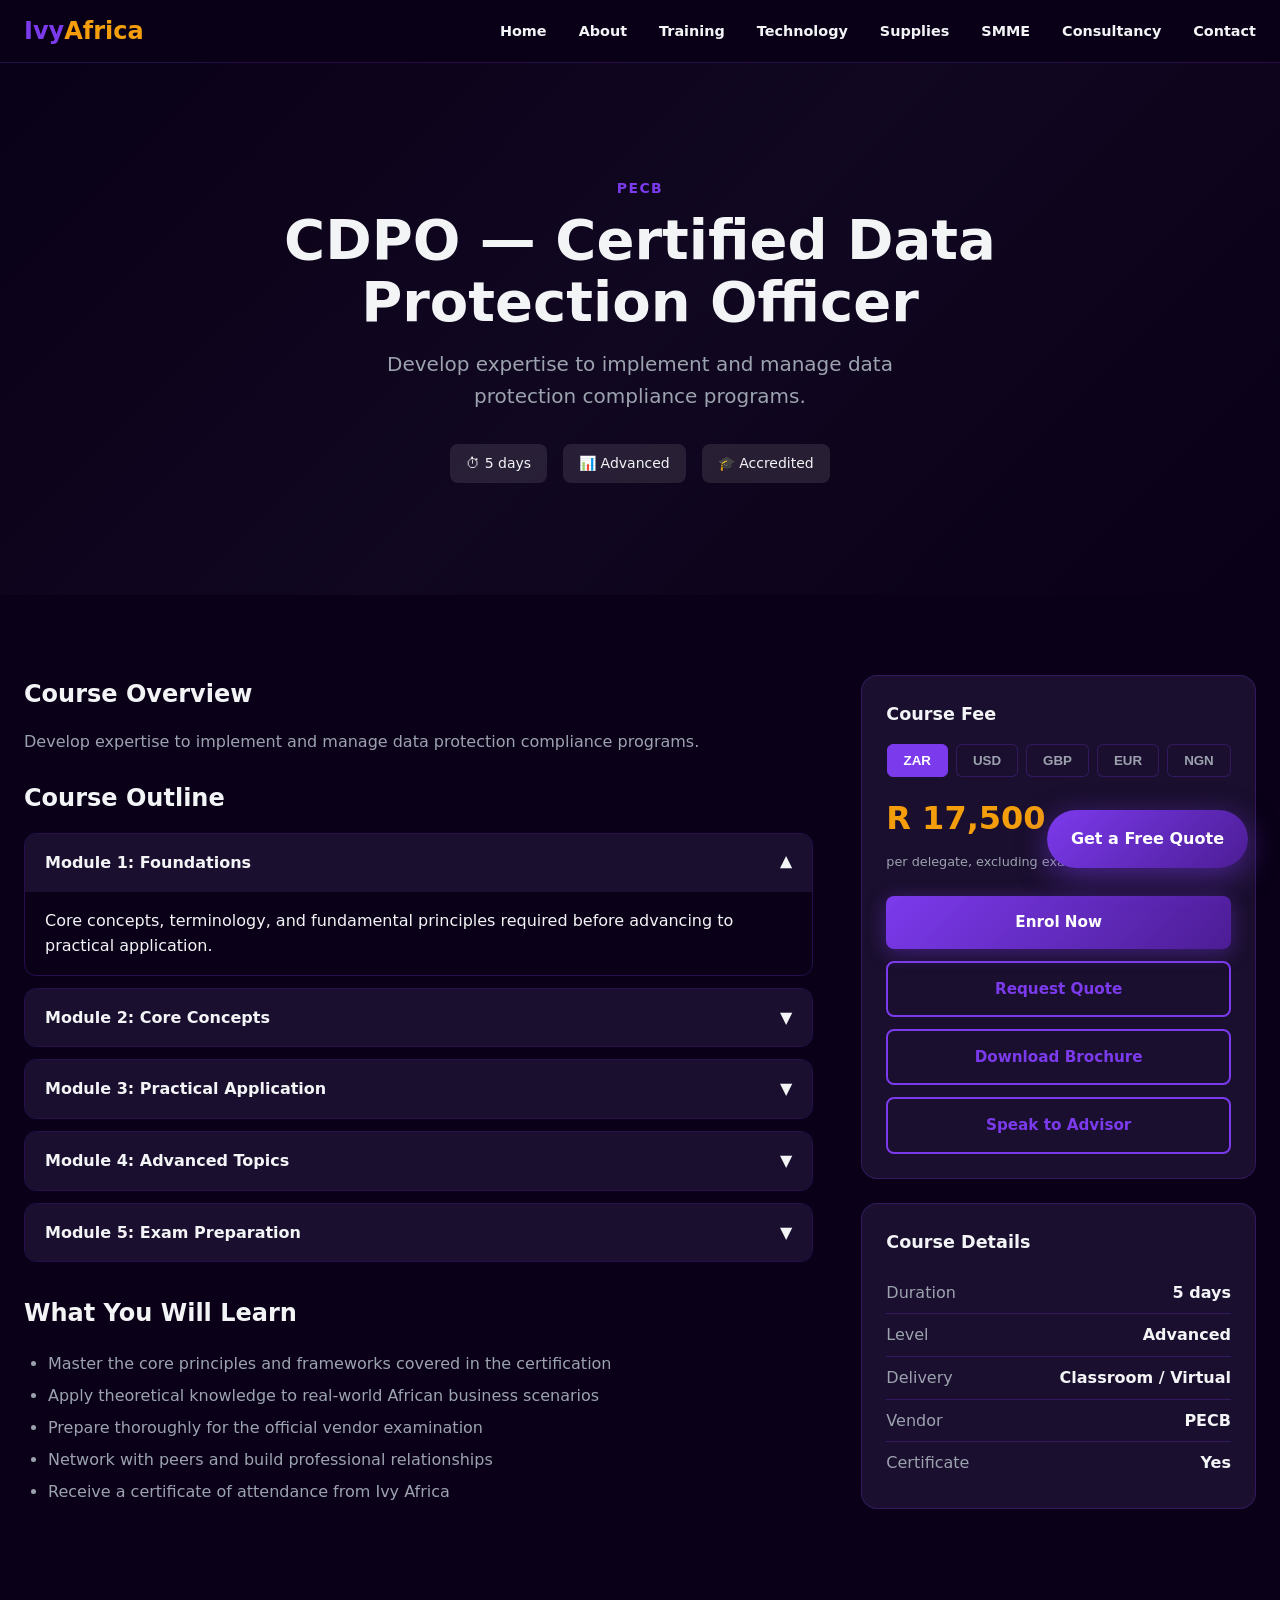
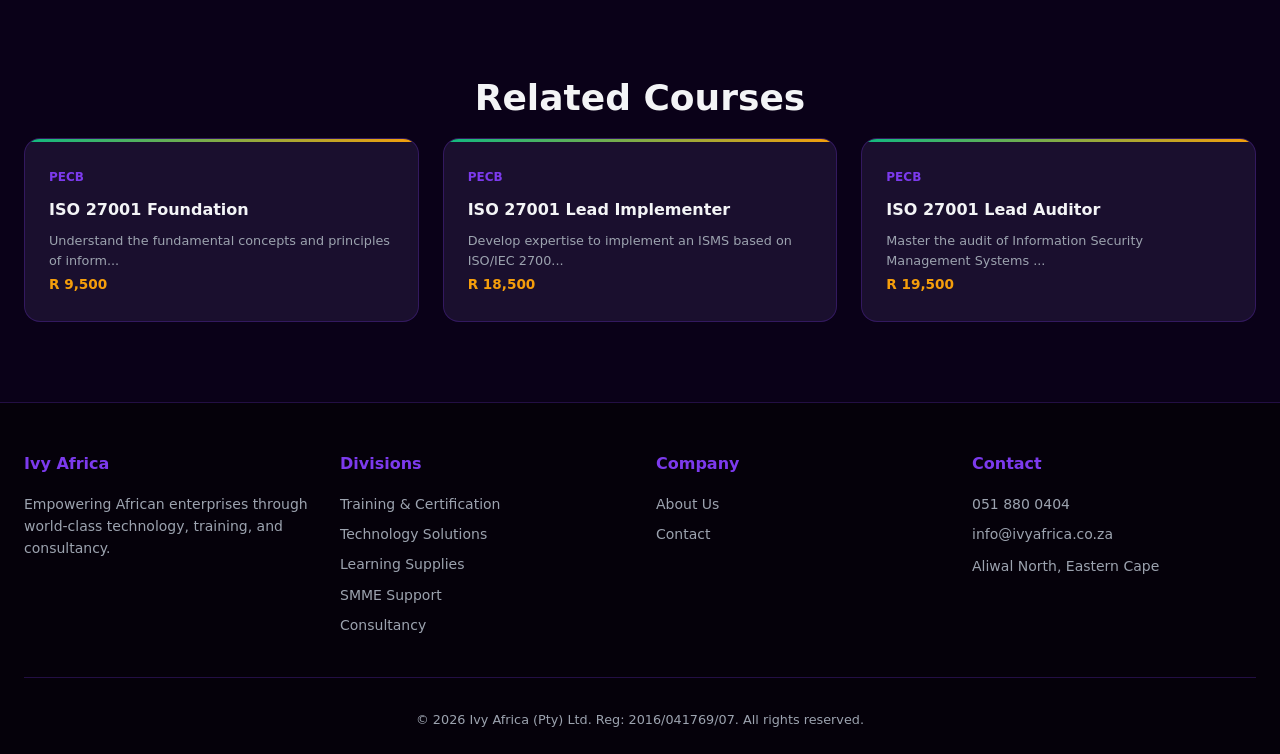
<file: cdpo.html>
<!DOCTYPE html>
<html lang="en">
<head>
<meta charset="UTF-8">
<meta name="viewport" content="width=device-width, initial-scale=1.0">
<title>CDPO — Certified Data Protection Officer | Ivy Africa</title>
<link rel="stylesheet" href="shared.css">
<style></style>
</head>
<body>
<header>
  <div class="nav-inner">
    <a href="index.html" class="logo">Ivy<span>Africa</span></a>
    <button class="mobile-toggle" onclick="document.querySelector('.nav-links').classList.toggle('open')">☰</button>
    <ul class="nav-links">
      <li><a href="index.html">Home</a></li>
      <li><a href="about.html">About</a></li>
      <li><a href="training.html">Training</a></li>
      <li><a href="technology.html">Technology</a></li>
      <li><a href="learning-supplies.html">Supplies</a></li>
      <li><a href="smme.html">SMME</a></li>
      <li><a href="consultancy.html">Consultancy</a></li>
      <li><a href="contact.html">Contact</a></li>
    </ul>
  </div>
</header>
<section class="hero" style="min-height:50vh;">
<video autoplay muted loop playsinline><source src="https://assets.mixkit.co/videos/preview/mixkit-abstract-technology-network-connections-27611-large.mp4" type="video/mp4"></video>
<div class="hero-overlay"></div>
<div class="hero-content">
  <span style="font-size:0.875rem;font-weight:700;text-transform:uppercase;letter-spacing:0.1em;color:var(--accent-violet);">PECB</span>
  <h1 style="margin-top:0.5rem;">CDPO — Certified Data Protection Officer</h1>
  <p>Develop expertise to implement and manage data protection compliance programs.</p>
  <div style="display:flex;gap:1rem;justify-content:center;flex-wrap:wrap;margin-top:1.5rem;">
    <span style="padding:0.5rem 1rem;background:rgba(255,255,255,0.1);border-radius:0.5rem;font-size:0.875rem;">⏱ 5 days</span>
    <span style="padding:0.5rem 1rem;background:rgba(255,255,255,0.1);border-radius:0.5rem;font-size:0.875rem;">📊 Advanced</span>
    <span style="padding:0.5rem 1rem;background:rgba(255,255,255,0.1);border-radius:0.5rem;font-size:0.875rem;">🎓 Accredited</span>
  </div>
</div>
</section>

<section>
  <div style="display:grid;grid-template-columns:2fr 1fr;gap:3rem;">
    <div>
      <h2 style="font-size:1.5rem;font-weight:800;margin-bottom:1rem;">Course Overview</h2>
      <p style="color:var(--text-muted);margin-bottom:1.5rem;">Develop expertise to implement and manage data protection compliance programs.</p>

      <h2 style="font-size:1.5rem;font-weight:800;margin-bottom:1rem;">Course Outline</h2>
      <div class="accordion-item open">
        <div class="accordion-header">Module 1: Foundations <span class="accordion-icon">▼</span></div>
        <div class="accordion-body">Core concepts, terminology, and fundamental principles required before advancing to practical application.</div>
      </div>
      <div class="accordion-item">
        <div class="accordion-header">Module 2: Core Concepts <span class="accordion-icon">▼</span></div>
        <div class="accordion-body">In-depth exploration of the subject matter with real-world examples and case studies from African enterprises.</div>
      </div>
      <div class="accordion-item">
        <div class="accordion-header">Module 3: Practical Application <span class="accordion-icon">▼</span></div>
        <div class="accordion-body">Hands-on labs, simulations, and exercises designed to build competency in a controlled environment.</div>
      </div>
      <div class="accordion-item">
        <div class="accordion-header">Module 4: Advanced Topics <span class="accordion-icon">▼</span></div>
        <div class="accordion-body">Enterprise-level scenarios, integration with existing systems, and preparation for certification examination.</div>
      </div>
      <div class="accordion-item">
        <div class="accordion-header">Module 5: Exam Preparation <span class="accordion-icon">▼</span></div>
        <div class="accordion-body">Practice questions, mock examinations, study strategies, and final review sessions with certified instructors.</div>
      </div>

      <h2 style="font-size:1.5rem;font-weight:800;margin:2rem 0 1rem;">What You Will Learn</h2>
      <ul style="color:var(--text-muted);padding-left:1.5rem;line-height:2;">
        <li>Master the core principles and frameworks covered in the certification</li>
        <li>Apply theoretical knowledge to real-world African business scenarios</li>
        <li>Prepare thoroughly for the official vendor examination</li>
        <li>Network with peers and build professional relationships</li>
        <li>Receive a certificate of attendance from Ivy Africa</li>
      </ul>
    </div>

    <div style="position:sticky;top:100px;align-self:start;">
      <div style="background:var(--bg-card);border:1px solid var(--border);border-radius:1rem;padding:1.5rem;margin-bottom:1.5rem;">
        <h3 style="margin-bottom:1rem;font-size:1.1rem;">Course Fee</h3>
        <div class="currency-switcher"><button class="currency-btn active" onclick="switchCurrency('ZAR',this)">ZAR</button><button class="currency-btn " onclick="switchCurrency('USD',this)">USD</button><button class="currency-btn " onclick="switchCurrency('GBP',this)">GBP</button><button class="currency-btn " onclick="switchCurrency('EUR',this)">EUR</button><button class="currency-btn " onclick="switchCurrency('NGN',this)">NGN</button></div>
        <div class="price-display" data-currency="ZAR" style="display:block;font-size:2rem;font-weight:800;color:var(--accent-gold);">R 17,500</div><div class="price-display" data-currency="USD" style="display:none;font-size:2rem;font-weight:800;color:var(--accent-gold);">$ 965</div><div class="price-display" data-currency="GBP" style="display:none;font-size:2rem;font-weight:800;color:var(--accent-gold);">£ 760</div><div class="price-display" data-currency="EUR" style="display:none;font-size:2rem;font-weight:800;color:var(--accent-gold);">€ 890</div><div class="price-display" data-currency="NGN" style="display:none;font-size:2rem;font-weight:800;color:var(--accent-gold);">₦ 1,465,000</div>
        <p style="color:var(--text-muted);font-size:0.8rem;margin-top:0.5rem;">per delegate, excluding exam voucher</p>
        <div style="display:flex;flex-direction:column;gap:0.75rem;margin-top:1.5rem;">
          <a href="contact.html" class="btn btn-primary" style="width:100%;justify-content:center;">Enrol Now</a>
          <a href="contact.html" class="btn btn-outline" style="width:100%;justify-content:center;">Request Quote</a>
          <a href="contact.html" class="btn btn-outline" style="width:100%;justify-content:center;">Download Brochure</a>
          <a href="contact.html" class="btn btn-outline" style="width:100%;justify-content:center;">Speak to Advisor</a>
        </div>
      </div>

      <div style="background:var(--bg-card);border:1px solid var(--border);border-radius:1rem;padding:1.5rem;">
        <h3 style="margin-bottom:1rem;font-size:1.1rem;">Course Details</h3>
        <div style="display:flex;justify-content:space-between;padding:0.5rem 0;border-bottom:1px solid var(--border);"><span style="color:var(--text-muted);">Duration</span><span style="font-weight:600;">5 days</span></div>
        <div style="display:flex;justify-content:space-between;padding:0.5rem 0;border-bottom:1px solid var(--border);"><span style="color:var(--text-muted);">Level</span><span style="font-weight:600;">Advanced</span></div>
        <div style="display:flex;justify-content:space-between;padding:0.5rem 0;border-bottom:1px solid var(--border);"><span style="color:var(--text-muted);">Delivery</span><span style="font-weight:600;">Classroom / Virtual</span></div>
        <div style="display:flex;justify-content:space-between;padding:0.5rem 0;border-bottom:1px solid var(--border);"><span style="color:var(--text-muted);">Vendor</span><span style="font-weight:600;">PECB</span></div>
        <div style="display:flex;justify-content:space-between;padding:0.5rem 0;"><span style="color:var(--text-muted);">Certificate</span><span style="font-weight:600;">Yes</span></div>
      </div>
    </div>
  </div>
</section>

<section>
  <h2 class="section-title">Related Courses</h2>
  <div class="card-grid" style="grid-template-columns:repeat(auto-fit,minmax(250px,1fr));">
    <a href="iso-27001-foundation.html" class="card" style="text-decoration:none;">
      <span style="font-size:0.75rem;color:var(--accent-violet);font-weight:700;">PECB</span>
      <h4 style="margin:0.5rem 0;font-size:1rem;">ISO 27001 Foundation</h4>
      <p style="font-size:0.8rem;color:var(--text-muted);">Understand the fundamental concepts and principles of inform...</p>
      <span style="color:var(--accent-gold);font-weight:700;font-size:0.85rem;">R 9,500</span>
    </a><a href="iso-27001-lead-implementer.html" class="card" style="text-decoration:none;">
      <span style="font-size:0.75rem;color:var(--accent-violet);font-weight:700;">PECB</span>
      <h4 style="margin:0.5rem 0;font-size:1rem;">ISO 27001 Lead Implementer</h4>
      <p style="font-size:0.8rem;color:var(--text-muted);">Develop expertise to implement an ISMS based on ISO/IEC 2700...</p>
      <span style="color:var(--accent-gold);font-weight:700;font-size:0.85rem;">R 18,500</span>
    </a><a href="iso-27001-lead-auditor.html" class="card" style="text-decoration:none;">
      <span style="font-size:0.75rem;color:var(--accent-violet);font-weight:700;">PECB</span>
      <h4 style="margin:0.5rem 0;font-size:1rem;">ISO 27001 Lead Auditor</h4>
      <p style="font-size:0.8rem;color:var(--text-muted);">Master the audit of Information Security Management Systems ...</p>
      <span style="color:var(--accent-gold);font-weight:700;font-size:0.85rem;">R 19,500</span>
    </a>
  </div>
</section>

<script>
function switchCurrency(curr, btn) {
  document.querySelectorAll('.price-display').forEach(p => p.style.display = 'none');
  document.querySelectorAll('.price-display[data-currency="' + curr + '"]').forEach(p => p.style.display = 'block');
  document.querySelectorAll('.currency-btn').forEach(b => b.classList.remove('active'));
  btn.classList.add('active');
}
</script>
<footer>
  <div class="footer-inner">
    <div class="footer-col">
      <h4>Ivy Africa</h4>
      <p style="color:var(--text-muted);font-size:0.875rem;">Empowering African enterprises through world-class technology, training, and consultancy.</p>
    </div>
    <div class="footer-col">
      <h4>Divisions</h4>
      <a href="training.html">Training & Certification</a>
      <a href="technology.html">Technology Solutions</a>
      <a href="learning-supplies.html">Learning Supplies</a>
      <a href="smme.html">SMME Support</a>
      <a href="consultancy.html">Consultancy</a>
    </div>
    <div class="footer-col">
      <h4>Company</h4>
      <a href="about.html">About Us</a>
      <a href="contact.html">Contact</a>
    </div>
    <div class="footer-col">
      <h4>Contact</h4>
      <a href="tel:0518800404">051 880 0404</a>
      <a href="mailto:info@ivyafrica.co.za">info@ivyafrica.co.za</a>
      <span style="color:var(--text-muted);font-size:0.875rem;">Aliwal North, Eastern Cape</span>
    </div>
  </div>
  <div class="footer-bottom">
    <p>© 2026 Ivy Africa (Pty) Ltd. Reg: 2016/041769/07. All rights reserved.</p>
  </div>
</footer>
<a href="contact.html" class="floating-cta">Get a Free Quote</a>
<script>
document.querySelectorAll('.accordion-header').forEach(h=>{
  h.addEventListener('click',()=>{ h.parentElement.classList.toggle('open'); });
});
</script>
</body>
</html>
</file>
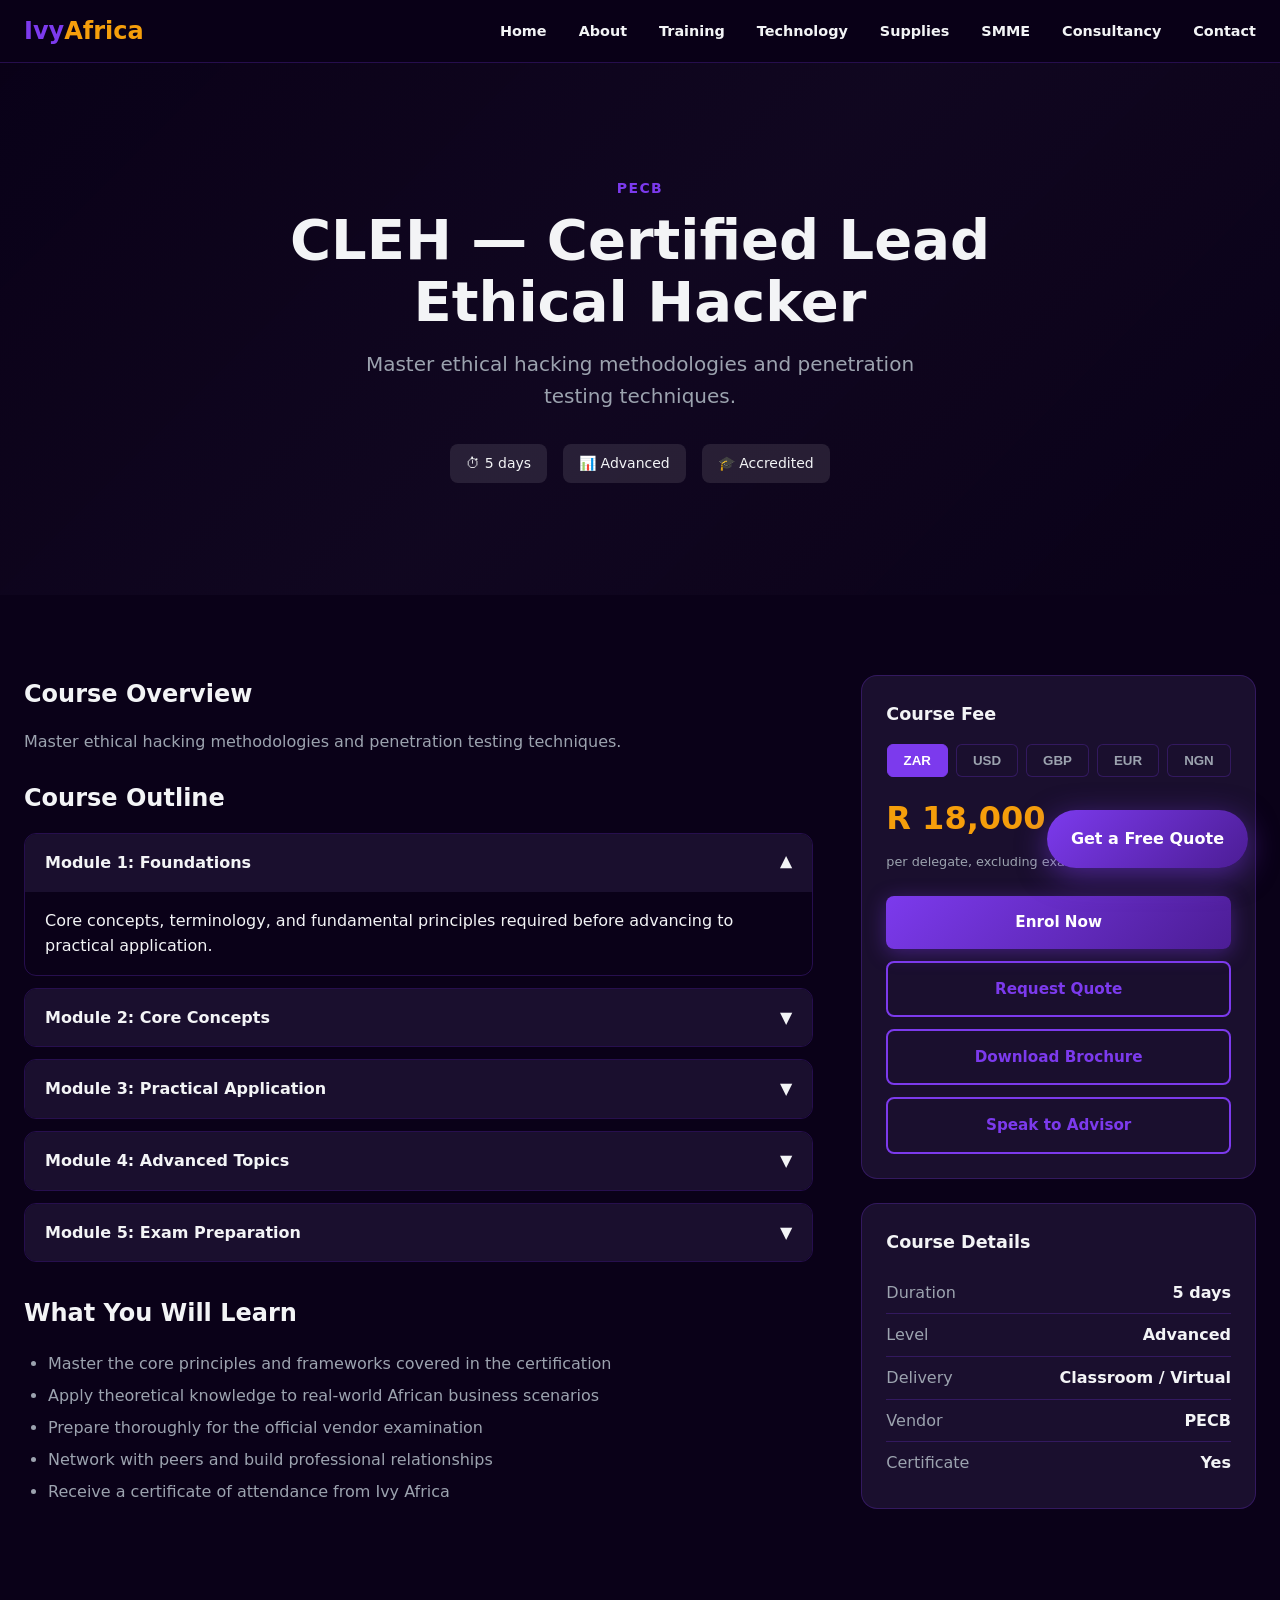
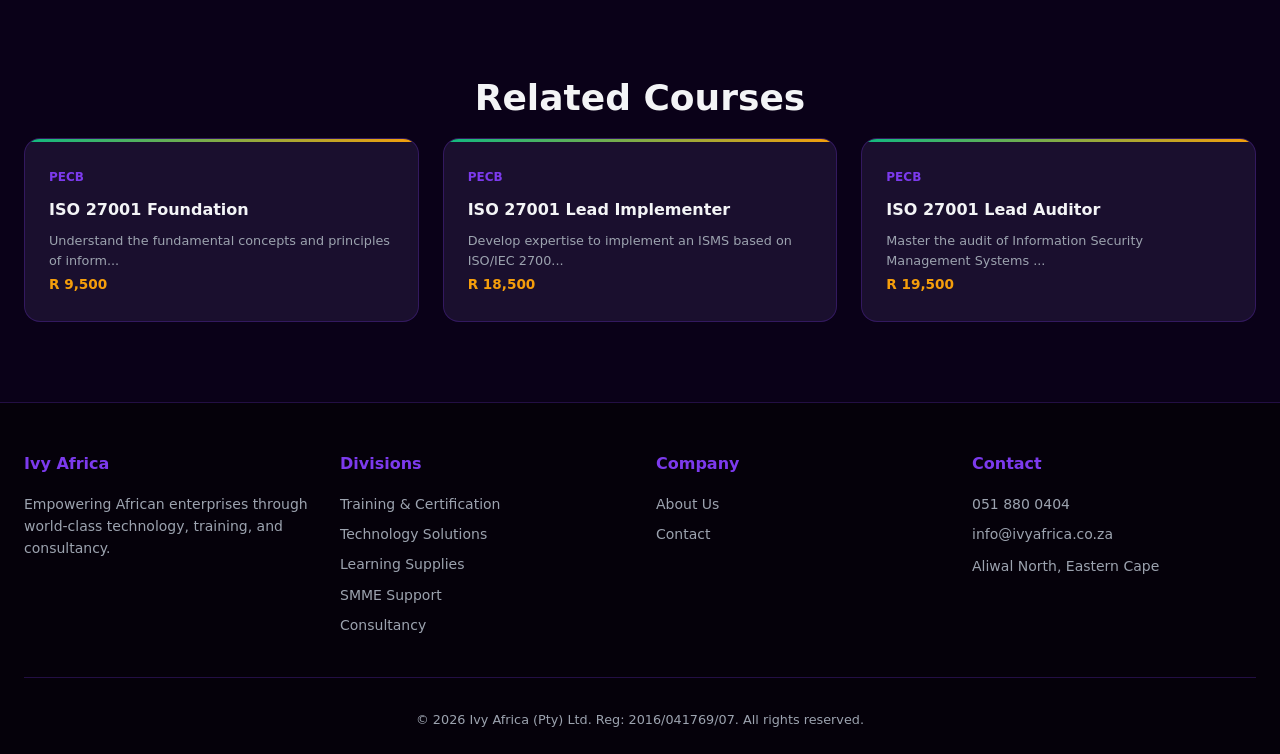
<file: cleh.html>
<!DOCTYPE html>
<html lang="en">
<head>
<meta charset="UTF-8">
<meta name="viewport" content="width=device-width, initial-scale=1.0">
<title>CLEH — Certified Lead Ethical Hacker | Ivy Africa</title>
<link rel="stylesheet" href="shared.css">
<style></style>
</head>
<body>
<header>
  <div class="nav-inner">
    <a href="index.html" class="logo">Ivy<span>Africa</span></a>
    <button class="mobile-toggle" onclick="document.querySelector('.nav-links').classList.toggle('open')">☰</button>
    <ul class="nav-links">
      <li><a href="index.html">Home</a></li>
      <li><a href="about.html">About</a></li>
      <li><a href="training.html">Training</a></li>
      <li><a href="technology.html">Technology</a></li>
      <li><a href="learning-supplies.html">Supplies</a></li>
      <li><a href="smme.html">SMME</a></li>
      <li><a href="consultancy.html">Consultancy</a></li>
      <li><a href="contact.html">Contact</a></li>
    </ul>
  </div>
</header>
<section class="hero" style="min-height:50vh;">
<video autoplay muted loop playsinline><source src="https://assets.mixkit.co/videos/preview/mixkit-abstract-technology-network-connections-27611-large.mp4" type="video/mp4"></video>
<div class="hero-overlay"></div>
<div class="hero-content">
  <span style="font-size:0.875rem;font-weight:700;text-transform:uppercase;letter-spacing:0.1em;color:var(--accent-violet);">PECB</span>
  <h1 style="margin-top:0.5rem;">CLEH — Certified Lead Ethical Hacker</h1>
  <p>Master ethical hacking methodologies and penetration testing techniques.</p>
  <div style="display:flex;gap:1rem;justify-content:center;flex-wrap:wrap;margin-top:1.5rem;">
    <span style="padding:0.5rem 1rem;background:rgba(255,255,255,0.1);border-radius:0.5rem;font-size:0.875rem;">⏱ 5 days</span>
    <span style="padding:0.5rem 1rem;background:rgba(255,255,255,0.1);border-radius:0.5rem;font-size:0.875rem;">📊 Advanced</span>
    <span style="padding:0.5rem 1rem;background:rgba(255,255,255,0.1);border-radius:0.5rem;font-size:0.875rem;">🎓 Accredited</span>
  </div>
</div>
</section>

<section>
  <div style="display:grid;grid-template-columns:2fr 1fr;gap:3rem;">
    <div>
      <h2 style="font-size:1.5rem;font-weight:800;margin-bottom:1rem;">Course Overview</h2>
      <p style="color:var(--text-muted);margin-bottom:1.5rem;">Master ethical hacking methodologies and penetration testing techniques.</p>

      <h2 style="font-size:1.5rem;font-weight:800;margin-bottom:1rem;">Course Outline</h2>
      <div class="accordion-item open">
        <div class="accordion-header">Module 1: Foundations <span class="accordion-icon">▼</span></div>
        <div class="accordion-body">Core concepts, terminology, and fundamental principles required before advancing to practical application.</div>
      </div>
      <div class="accordion-item">
        <div class="accordion-header">Module 2: Core Concepts <span class="accordion-icon">▼</span></div>
        <div class="accordion-body">In-depth exploration of the subject matter with real-world examples and case studies from African enterprises.</div>
      </div>
      <div class="accordion-item">
        <div class="accordion-header">Module 3: Practical Application <span class="accordion-icon">▼</span></div>
        <div class="accordion-body">Hands-on labs, simulations, and exercises designed to build competency in a controlled environment.</div>
      </div>
      <div class="accordion-item">
        <div class="accordion-header">Module 4: Advanced Topics <span class="accordion-icon">▼</span></div>
        <div class="accordion-body">Enterprise-level scenarios, integration with existing systems, and preparation for certification examination.</div>
      </div>
      <div class="accordion-item">
        <div class="accordion-header">Module 5: Exam Preparation <span class="accordion-icon">▼</span></div>
        <div class="accordion-body">Practice questions, mock examinations, study strategies, and final review sessions with certified instructors.</div>
      </div>

      <h2 style="font-size:1.5rem;font-weight:800;margin:2rem 0 1rem;">What You Will Learn</h2>
      <ul style="color:var(--text-muted);padding-left:1.5rem;line-height:2;">
        <li>Master the core principles and frameworks covered in the certification</li>
        <li>Apply theoretical knowledge to real-world African business scenarios</li>
        <li>Prepare thoroughly for the official vendor examination</li>
        <li>Network with peers and build professional relationships</li>
        <li>Receive a certificate of attendance from Ivy Africa</li>
      </ul>
    </div>

    <div style="position:sticky;top:100px;align-self:start;">
      <div style="background:var(--bg-card);border:1px solid var(--border);border-radius:1rem;padding:1.5rem;margin-bottom:1.5rem;">
        <h3 style="margin-bottom:1rem;font-size:1.1rem;">Course Fee</h3>
        <div class="currency-switcher"><button class="currency-btn active" onclick="switchCurrency('ZAR',this)">ZAR</button><button class="currency-btn " onclick="switchCurrency('USD',this)">USD</button><button class="currency-btn " onclick="switchCurrency('GBP',this)">GBP</button><button class="currency-btn " onclick="switchCurrency('EUR',this)">EUR</button><button class="currency-btn " onclick="switchCurrency('NGN',this)">NGN</button></div>
        <div class="price-display" data-currency="ZAR" style="display:block;font-size:2rem;font-weight:800;color:var(--accent-gold);">R 18,000</div><div class="price-display" data-currency="USD" style="display:none;font-size:2rem;font-weight:800;color:var(--accent-gold);">$ 990</div><div class="price-display" data-currency="GBP" style="display:none;font-size:2rem;font-weight:800;color:var(--accent-gold);">£ 780</div><div class="price-display" data-currency="EUR" style="display:none;font-size:2rem;font-weight:800;color:var(--accent-gold);">€ 915</div><div class="price-display" data-currency="NGN" style="display:none;font-size:2rem;font-weight:800;color:var(--accent-gold);">₦ 1,505,000</div>
        <p style="color:var(--text-muted);font-size:0.8rem;margin-top:0.5rem;">per delegate, excluding exam voucher</p>
        <div style="display:flex;flex-direction:column;gap:0.75rem;margin-top:1.5rem;">
          <a href="contact.html" class="btn btn-primary" style="width:100%;justify-content:center;">Enrol Now</a>
          <a href="contact.html" class="btn btn-outline" style="width:100%;justify-content:center;">Request Quote</a>
          <a href="contact.html" class="btn btn-outline" style="width:100%;justify-content:center;">Download Brochure</a>
          <a href="contact.html" class="btn btn-outline" style="width:100%;justify-content:center;">Speak to Advisor</a>
        </div>
      </div>

      <div style="background:var(--bg-card);border:1px solid var(--border);border-radius:1rem;padding:1.5rem;">
        <h3 style="margin-bottom:1rem;font-size:1.1rem;">Course Details</h3>
        <div style="display:flex;justify-content:space-between;padding:0.5rem 0;border-bottom:1px solid var(--border);"><span style="color:var(--text-muted);">Duration</span><span style="font-weight:600;">5 days</span></div>
        <div style="display:flex;justify-content:space-between;padding:0.5rem 0;border-bottom:1px solid var(--border);"><span style="color:var(--text-muted);">Level</span><span style="font-weight:600;">Advanced</span></div>
        <div style="display:flex;justify-content:space-between;padding:0.5rem 0;border-bottom:1px solid var(--border);"><span style="color:var(--text-muted);">Delivery</span><span style="font-weight:600;">Classroom / Virtual</span></div>
        <div style="display:flex;justify-content:space-between;padding:0.5rem 0;border-bottom:1px solid var(--border);"><span style="color:var(--text-muted);">Vendor</span><span style="font-weight:600;">PECB</span></div>
        <div style="display:flex;justify-content:space-between;padding:0.5rem 0;"><span style="color:var(--text-muted);">Certificate</span><span style="font-weight:600;">Yes</span></div>
      </div>
    </div>
  </div>
</section>

<section>
  <h2 class="section-title">Related Courses</h2>
  <div class="card-grid" style="grid-template-columns:repeat(auto-fit,minmax(250px,1fr));">
    <a href="iso-27001-foundation.html" class="card" style="text-decoration:none;">
      <span style="font-size:0.75rem;color:var(--accent-violet);font-weight:700;">PECB</span>
      <h4 style="margin:0.5rem 0;font-size:1rem;">ISO 27001 Foundation</h4>
      <p style="font-size:0.8rem;color:var(--text-muted);">Understand the fundamental concepts and principles of inform...</p>
      <span style="color:var(--accent-gold);font-weight:700;font-size:0.85rem;">R 9,500</span>
    </a><a href="iso-27001-lead-implementer.html" class="card" style="text-decoration:none;">
      <span style="font-size:0.75rem;color:var(--accent-violet);font-weight:700;">PECB</span>
      <h4 style="margin:0.5rem 0;font-size:1rem;">ISO 27001 Lead Implementer</h4>
      <p style="font-size:0.8rem;color:var(--text-muted);">Develop expertise to implement an ISMS based on ISO/IEC 2700...</p>
      <span style="color:var(--accent-gold);font-weight:700;font-size:0.85rem;">R 18,500</span>
    </a><a href="iso-27001-lead-auditor.html" class="card" style="text-decoration:none;">
      <span style="font-size:0.75rem;color:var(--accent-violet);font-weight:700;">PECB</span>
      <h4 style="margin:0.5rem 0;font-size:1rem;">ISO 27001 Lead Auditor</h4>
      <p style="font-size:0.8rem;color:var(--text-muted);">Master the audit of Information Security Management Systems ...</p>
      <span style="color:var(--accent-gold);font-weight:700;font-size:0.85rem;">R 19,500</span>
    </a>
  </div>
</section>

<script>
function switchCurrency(curr, btn) {
  document.querySelectorAll('.price-display').forEach(p => p.style.display = 'none');
  document.querySelectorAll('.price-display[data-currency="' + curr + '"]').forEach(p => p.style.display = 'block');
  document.querySelectorAll('.currency-btn').forEach(b => b.classList.remove('active'));
  btn.classList.add('active');
}
</script>
<footer>
  <div class="footer-inner">
    <div class="footer-col">
      <h4>Ivy Africa</h4>
      <p style="color:var(--text-muted);font-size:0.875rem;">Empowering African enterprises through world-class technology, training, and consultancy.</p>
    </div>
    <div class="footer-col">
      <h4>Divisions</h4>
      <a href="training.html">Training & Certification</a>
      <a href="technology.html">Technology Solutions</a>
      <a href="learning-supplies.html">Learning Supplies</a>
      <a href="smme.html">SMME Support</a>
      <a href="consultancy.html">Consultancy</a>
    </div>
    <div class="footer-col">
      <h4>Company</h4>
      <a href="about.html">About Us</a>
      <a href="contact.html">Contact</a>
    </div>
    <div class="footer-col">
      <h4>Contact</h4>
      <a href="tel:0518800404">051 880 0404</a>
      <a href="mailto:info@ivyafrica.co.za">info@ivyafrica.co.za</a>
      <span style="color:var(--text-muted);font-size:0.875rem;">Aliwal North, Eastern Cape</span>
    </div>
  </div>
  <div class="footer-bottom">
    <p>© 2026 Ivy Africa (Pty) Ltd. Reg: 2016/041769/07. All rights reserved.</p>
  </div>
</footer>
<a href="contact.html" class="floating-cta">Get a Free Quote</a>
<script>
document.querySelectorAll('.accordion-header').forEach(h=>{
  h.addEventListener('click',()=>{ h.parentElement.classList.toggle('open'); });
});
</script>
</body>
</html>
</file>
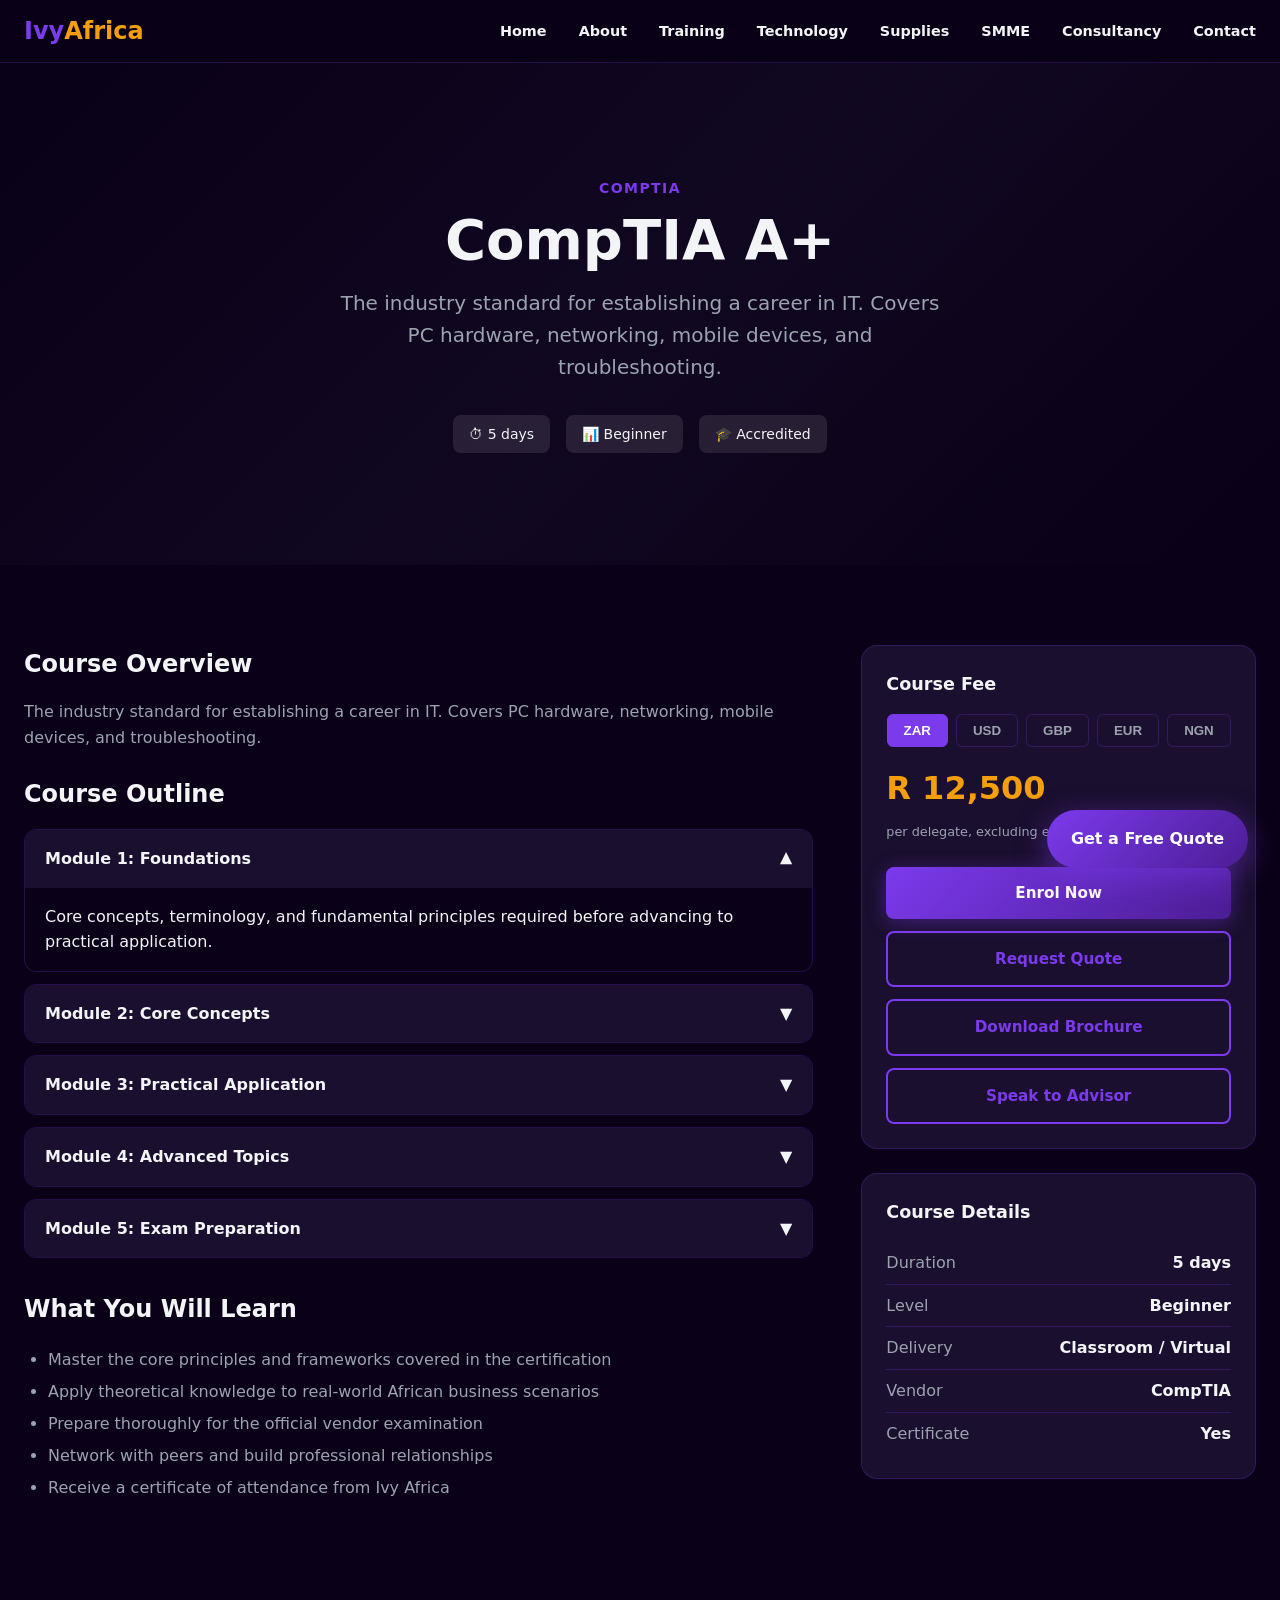
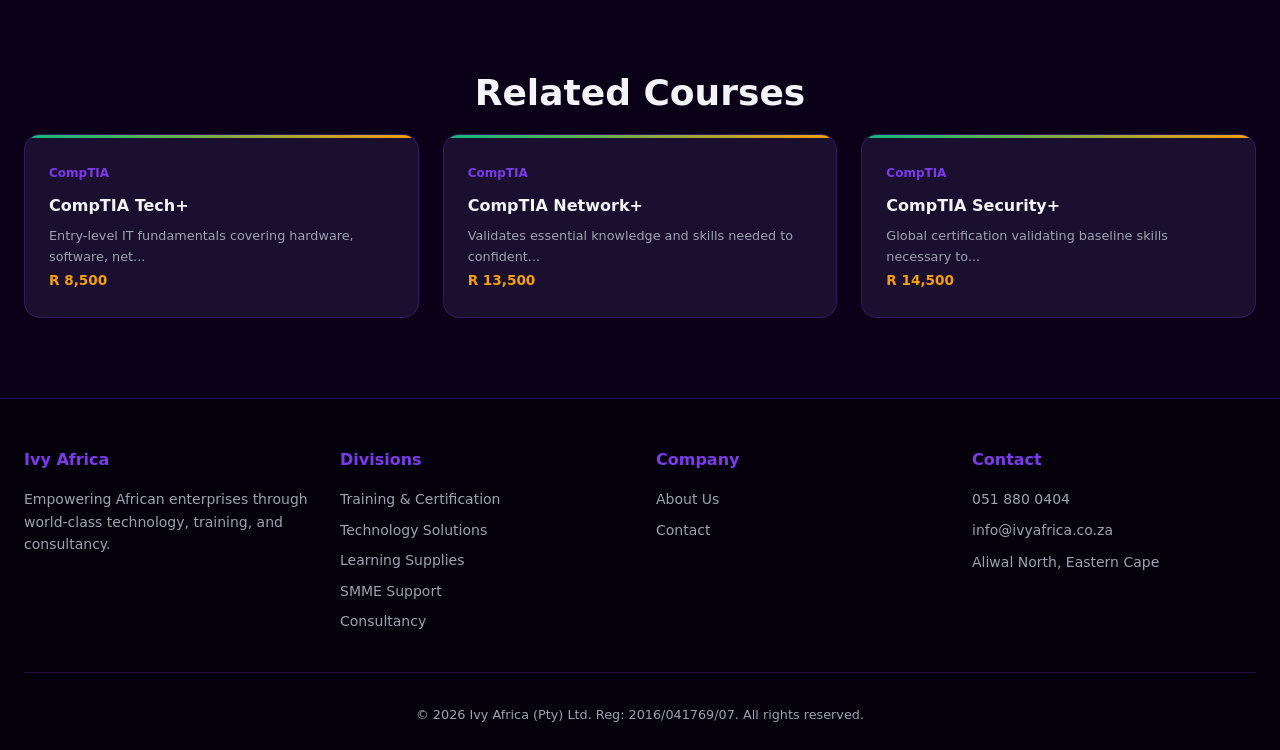
<file: comptia-aplus.html>
<!DOCTYPE html>
<html lang="en">
<head>
<meta charset="UTF-8">
<meta name="viewport" content="width=device-width, initial-scale=1.0">
<title>CompTIA A+ | Ivy Africa</title>
<link rel="stylesheet" href="shared.css">
<style></style>
</head>
<body>
<header>
  <div class="nav-inner">
    <a href="index.html" class="logo">Ivy<span>Africa</span></a>
    <button class="mobile-toggle" onclick="document.querySelector('.nav-links').classList.toggle('open')">☰</button>
    <ul class="nav-links">
      <li><a href="index.html">Home</a></li>
      <li><a href="about.html">About</a></li>
      <li><a href="training.html">Training</a></li>
      <li><a href="technology.html">Technology</a></li>
      <li><a href="learning-supplies.html">Supplies</a></li>
      <li><a href="smme.html">SMME</a></li>
      <li><a href="consultancy.html">Consultancy</a></li>
      <li><a href="contact.html">Contact</a></li>
    </ul>
  </div>
</header>
<section class="hero" style="min-height:50vh;">
<video autoplay muted loop playsinline><source src="https://assets.mixkit.co/videos/preview/mixkit-abstract-technology-network-connections-27611-large.mp4" type="video/mp4"></video>
<div class="hero-overlay"></div>
<div class="hero-content">
  <span style="font-size:0.875rem;font-weight:700;text-transform:uppercase;letter-spacing:0.1em;color:var(--accent-violet);">CompTIA</span>
  <h1 style="margin-top:0.5rem;">CompTIA A+</h1>
  <p>The industry standard for establishing a career in IT. Covers PC hardware, networking, mobile devices, and troubleshooting.</p>
  <div style="display:flex;gap:1rem;justify-content:center;flex-wrap:wrap;margin-top:1.5rem;">
    <span style="padding:0.5rem 1rem;background:rgba(255,255,255,0.1);border-radius:0.5rem;font-size:0.875rem;">⏱ 5 days</span>
    <span style="padding:0.5rem 1rem;background:rgba(255,255,255,0.1);border-radius:0.5rem;font-size:0.875rem;">📊 Beginner</span>
    <span style="padding:0.5rem 1rem;background:rgba(255,255,255,0.1);border-radius:0.5rem;font-size:0.875rem;">🎓 Accredited</span>
  </div>
</div>
</section>

<section>
  <div style="display:grid;grid-template-columns:2fr 1fr;gap:3rem;">
    <div>
      <h2 style="font-size:1.5rem;font-weight:800;margin-bottom:1rem;">Course Overview</h2>
      <p style="color:var(--text-muted);margin-bottom:1.5rem;">The industry standard for establishing a career in IT. Covers PC hardware, networking, mobile devices, and troubleshooting.</p>

      <h2 style="font-size:1.5rem;font-weight:800;margin-bottom:1rem;">Course Outline</h2>
      <div class="accordion-item open">
        <div class="accordion-header">Module 1: Foundations <span class="accordion-icon">▼</span></div>
        <div class="accordion-body">Core concepts, terminology, and fundamental principles required before advancing to practical application.</div>
      </div>
      <div class="accordion-item">
        <div class="accordion-header">Module 2: Core Concepts <span class="accordion-icon">▼</span></div>
        <div class="accordion-body">In-depth exploration of the subject matter with real-world examples and case studies from African enterprises.</div>
      </div>
      <div class="accordion-item">
        <div class="accordion-header">Module 3: Practical Application <span class="accordion-icon">▼</span></div>
        <div class="accordion-body">Hands-on labs, simulations, and exercises designed to build competency in a controlled environment.</div>
      </div>
      <div class="accordion-item">
        <div class="accordion-header">Module 4: Advanced Topics <span class="accordion-icon">▼</span></div>
        <div class="accordion-body">Enterprise-level scenarios, integration with existing systems, and preparation for certification examination.</div>
      </div>
      <div class="accordion-item">
        <div class="accordion-header">Module 5: Exam Preparation <span class="accordion-icon">▼</span></div>
        <div class="accordion-body">Practice questions, mock examinations, study strategies, and final review sessions with certified instructors.</div>
      </div>

      <h2 style="font-size:1.5rem;font-weight:800;margin:2rem 0 1rem;">What You Will Learn</h2>
      <ul style="color:var(--text-muted);padding-left:1.5rem;line-height:2;">
        <li>Master the core principles and frameworks covered in the certification</li>
        <li>Apply theoretical knowledge to real-world African business scenarios</li>
        <li>Prepare thoroughly for the official vendor examination</li>
        <li>Network with peers and build professional relationships</li>
        <li>Receive a certificate of attendance from Ivy Africa</li>
      </ul>
    </div>

    <div style="position:sticky;top:100px;align-self:start;">
      <div style="background:var(--bg-card);border:1px solid var(--border);border-radius:1rem;padding:1.5rem;margin-bottom:1.5rem;">
        <h3 style="margin-bottom:1rem;font-size:1.1rem;">Course Fee</h3>
        <div class="currency-switcher"><button class="currency-btn active" onclick="switchCurrency('ZAR',this)">ZAR</button><button class="currency-btn " onclick="switchCurrency('USD',this)">USD</button><button class="currency-btn " onclick="switchCurrency('GBP',this)">GBP</button><button class="currency-btn " onclick="switchCurrency('EUR',this)">EUR</button><button class="currency-btn " onclick="switchCurrency('NGN',this)">NGN</button></div>
        <div class="price-display" data-currency="ZAR" style="display:block;font-size:2rem;font-weight:800;color:var(--accent-gold);">R 12,500</div><div class="price-display" data-currency="USD" style="display:none;font-size:2rem;font-weight:800;color:var(--accent-gold);">$ 690</div><div class="price-display" data-currency="GBP" style="display:none;font-size:2rem;font-weight:800;color:var(--accent-gold);">£ 545</div><div class="price-display" data-currency="EUR" style="display:none;font-size:2rem;font-weight:800;color:var(--accent-gold);">€ 640</div><div class="price-display" data-currency="NGN" style="display:none;font-size:2rem;font-weight:800;color:var(--accent-gold);">₦ 1,050,000</div>
        <p style="color:var(--text-muted);font-size:0.8rem;margin-top:0.5rem;">per delegate, excluding exam voucher</p>
        <div style="display:flex;flex-direction:column;gap:0.75rem;margin-top:1.5rem;">
          <a href="contact.html" class="btn btn-primary" style="width:100%;justify-content:center;">Enrol Now</a>
          <a href="contact.html" class="btn btn-outline" style="width:100%;justify-content:center;">Request Quote</a>
          <a href="contact.html" class="btn btn-outline" style="width:100%;justify-content:center;">Download Brochure</a>
          <a href="contact.html" class="btn btn-outline" style="width:100%;justify-content:center;">Speak to Advisor</a>
        </div>
      </div>

      <div style="background:var(--bg-card);border:1px solid var(--border);border-radius:1rem;padding:1.5rem;">
        <h3 style="margin-bottom:1rem;font-size:1.1rem;">Course Details</h3>
        <div style="display:flex;justify-content:space-between;padding:0.5rem 0;border-bottom:1px solid var(--border);"><span style="color:var(--text-muted);">Duration</span><span style="font-weight:600;">5 days</span></div>
        <div style="display:flex;justify-content:space-between;padding:0.5rem 0;border-bottom:1px solid var(--border);"><span style="color:var(--text-muted);">Level</span><span style="font-weight:600;">Beginner</span></div>
        <div style="display:flex;justify-content:space-between;padding:0.5rem 0;border-bottom:1px solid var(--border);"><span style="color:var(--text-muted);">Delivery</span><span style="font-weight:600;">Classroom / Virtual</span></div>
        <div style="display:flex;justify-content:space-between;padding:0.5rem 0;border-bottom:1px solid var(--border);"><span style="color:var(--text-muted);">Vendor</span><span style="font-weight:600;">CompTIA</span></div>
        <div style="display:flex;justify-content:space-between;padding:0.5rem 0;"><span style="color:var(--text-muted);">Certificate</span><span style="font-weight:600;">Yes</span></div>
      </div>
    </div>
  </div>
</section>

<section>
  <h2 class="section-title">Related Courses</h2>
  <div class="card-grid" style="grid-template-columns:repeat(auto-fit,minmax(250px,1fr));">
    <a href="comptia-techplus.html" class="card" style="text-decoration:none;">
      <span style="font-size:0.75rem;color:var(--accent-violet);font-weight:700;">CompTIA</span>
      <h4 style="margin:0.5rem 0;font-size:1rem;">CompTIA Tech+</h4>
      <p style="font-size:0.8rem;color:var(--text-muted);">Entry-level IT fundamentals covering hardware, software, net...</p>
      <span style="color:var(--accent-gold);font-weight:700;font-size:0.85rem;">R 8,500</span>
    </a><a href="comptia-networkplus.html" class="card" style="text-decoration:none;">
      <span style="font-size:0.75rem;color:var(--accent-violet);font-weight:700;">CompTIA</span>
      <h4 style="margin:0.5rem 0;font-size:1rem;">CompTIA Network+</h4>
      <p style="font-size:0.8rem;color:var(--text-muted);">Validates essential knowledge and skills needed to confident...</p>
      <span style="color:var(--accent-gold);font-weight:700;font-size:0.85rem;">R 13,500</span>
    </a><a href="comptia-securityplus.html" class="card" style="text-decoration:none;">
      <span style="font-size:0.75rem;color:var(--accent-violet);font-weight:700;">CompTIA</span>
      <h4 style="margin:0.5rem 0;font-size:1rem;">CompTIA Security+</h4>
      <p style="font-size:0.8rem;color:var(--text-muted);">Global certification validating baseline skills necessary to...</p>
      <span style="color:var(--accent-gold);font-weight:700;font-size:0.85rem;">R 14,500</span>
    </a>
  </div>
</section>

<script>
function switchCurrency(curr, btn) {
  document.querySelectorAll('.price-display').forEach(p => p.style.display = 'none');
  document.querySelectorAll('.price-display[data-currency="' + curr + '"]').forEach(p => p.style.display = 'block');
  document.querySelectorAll('.currency-btn').forEach(b => b.classList.remove('active'));
  btn.classList.add('active');
}
</script>
<footer>
  <div class="footer-inner">
    <div class="footer-col">
      <h4>Ivy Africa</h4>
      <p style="color:var(--text-muted);font-size:0.875rem;">Empowering African enterprises through world-class technology, training, and consultancy.</p>
    </div>
    <div class="footer-col">
      <h4>Divisions</h4>
      <a href="training.html">Training & Certification</a>
      <a href="technology.html">Technology Solutions</a>
      <a href="learning-supplies.html">Learning Supplies</a>
      <a href="smme.html">SMME Support</a>
      <a href="consultancy.html">Consultancy</a>
    </div>
    <div class="footer-col">
      <h4>Company</h4>
      <a href="about.html">About Us</a>
      <a href="contact.html">Contact</a>
    </div>
    <div class="footer-col">
      <h4>Contact</h4>
      <a href="tel:0518800404">051 880 0404</a>
      <a href="mailto:info@ivyafrica.co.za">info@ivyafrica.co.za</a>
      <span style="color:var(--text-muted);font-size:0.875rem;">Aliwal North, Eastern Cape</span>
    </div>
  </div>
  <div class="footer-bottom">
    <p>© 2026 Ivy Africa (Pty) Ltd. Reg: 2016/041769/07. All rights reserved.</p>
  </div>
</footer>
<a href="contact.html" class="floating-cta">Get a Free Quote</a>
<script>
document.querySelectorAll('.accordion-header').forEach(h=>{
  h.addEventListener('click',()=>{ h.parentElement.classList.toggle('open'); });
});
</script>
</body>
</html>
</file>
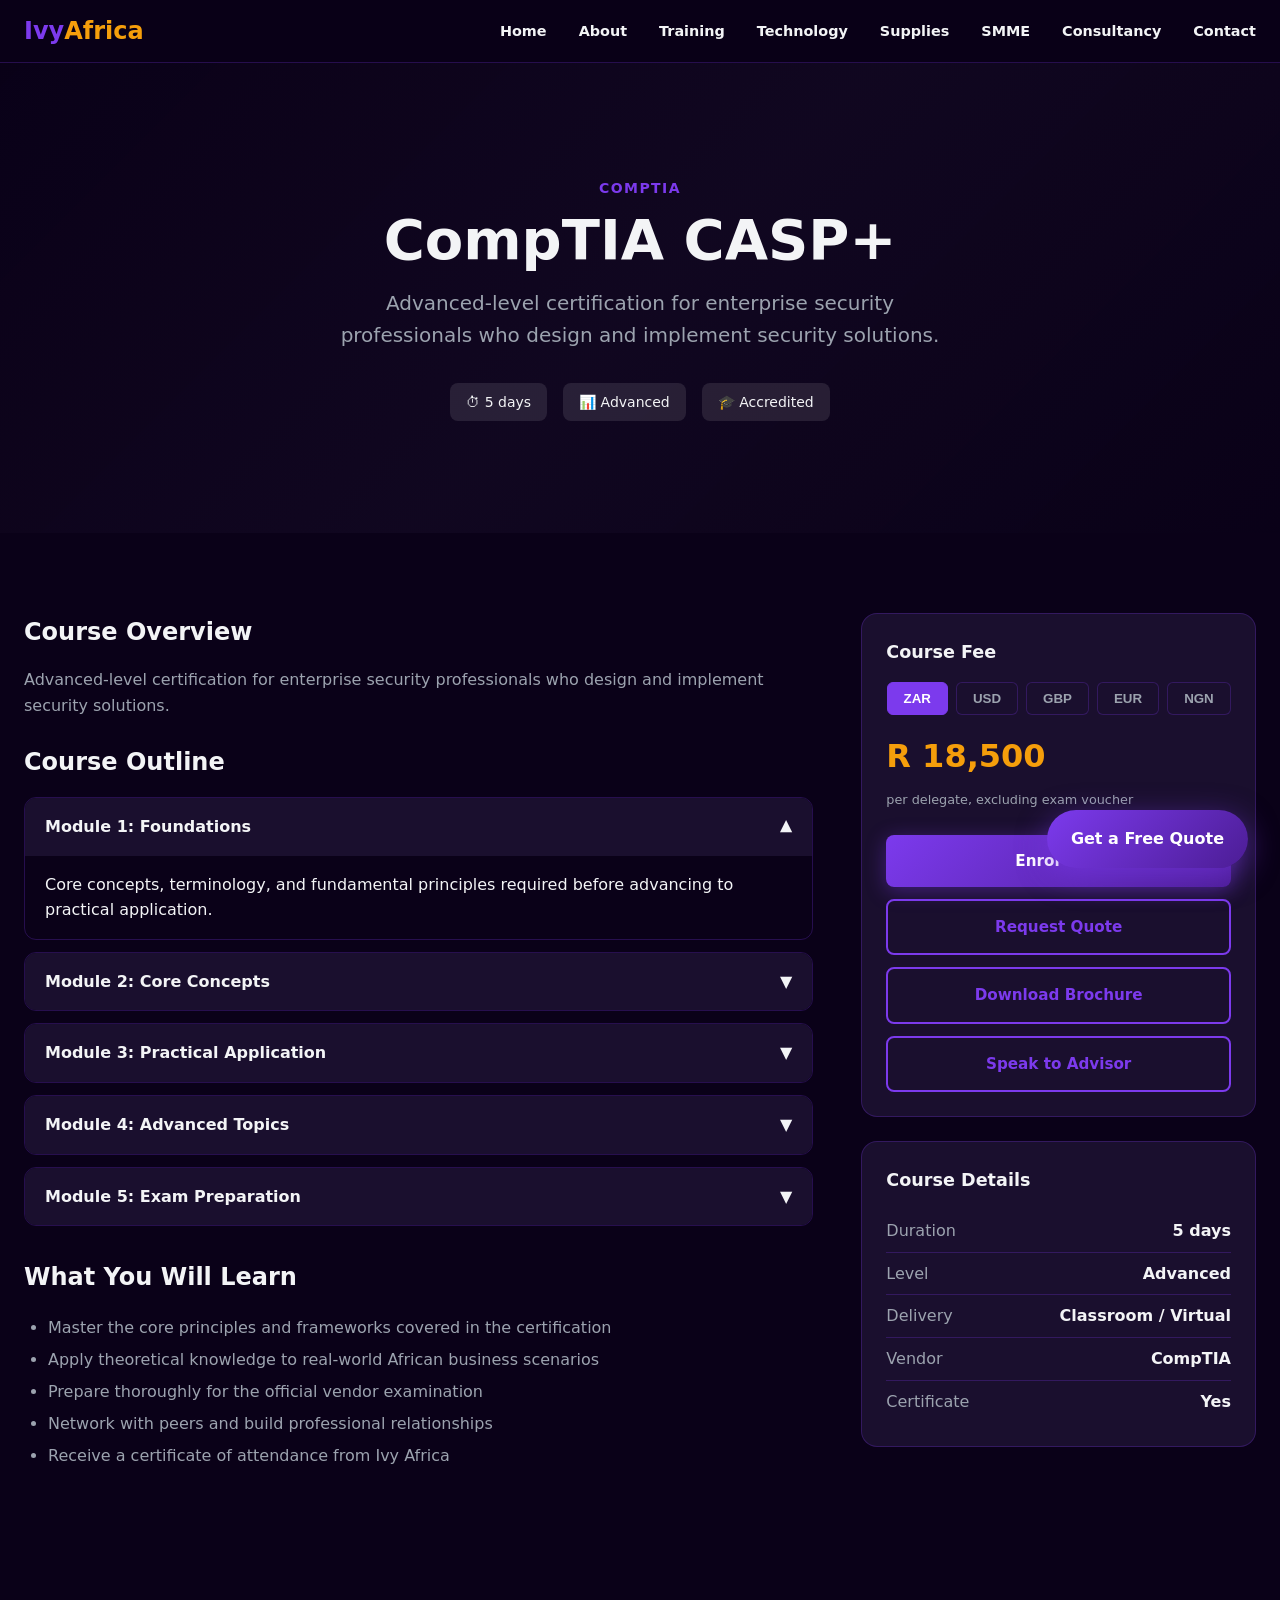
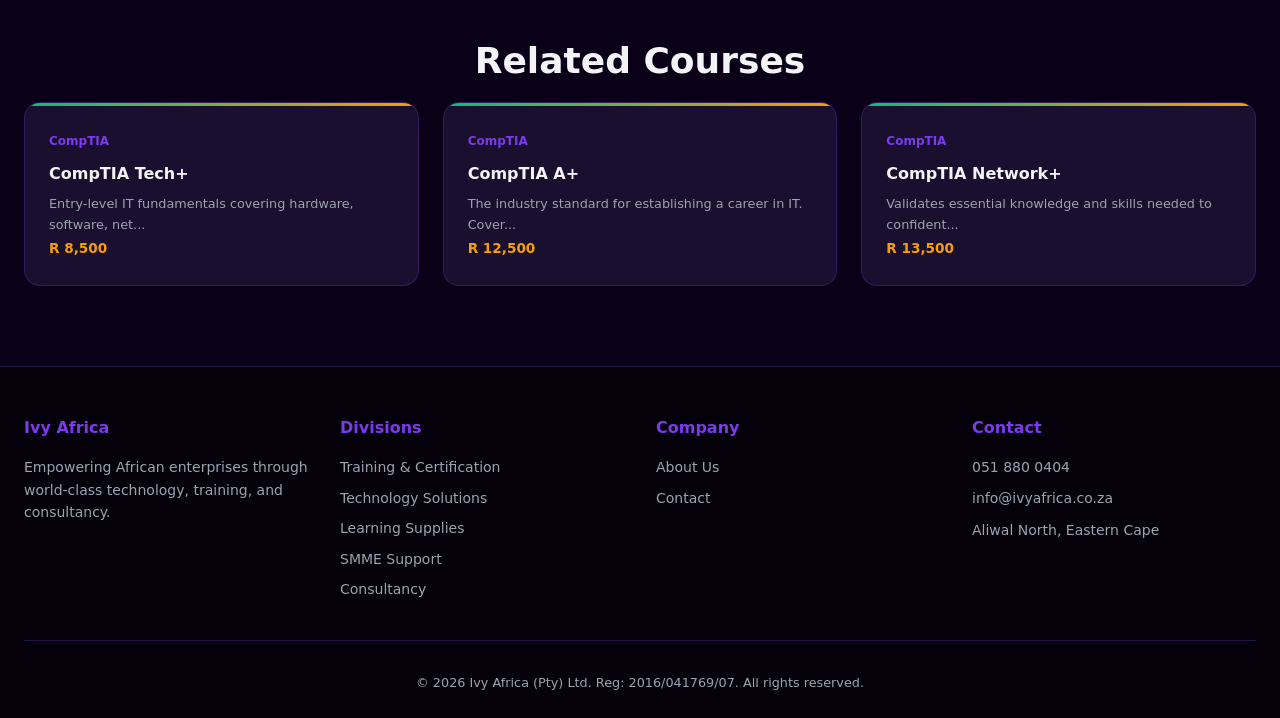
<file: comptia-caspplus.html>
<!DOCTYPE html>
<html lang="en">
<head>
<meta charset="UTF-8">
<meta name="viewport" content="width=device-width, initial-scale=1.0">
<title>CompTIA CASP+ | Ivy Africa</title>
<link rel="stylesheet" href="shared.css">
<style></style>
</head>
<body>
<header>
  <div class="nav-inner">
    <a href="index.html" class="logo">Ivy<span>Africa</span></a>
    <button class="mobile-toggle" onclick="document.querySelector('.nav-links').classList.toggle('open')">☰</button>
    <ul class="nav-links">
      <li><a href="index.html">Home</a></li>
      <li><a href="about.html">About</a></li>
      <li><a href="training.html">Training</a></li>
      <li><a href="technology.html">Technology</a></li>
      <li><a href="learning-supplies.html">Supplies</a></li>
      <li><a href="smme.html">SMME</a></li>
      <li><a href="consultancy.html">Consultancy</a></li>
      <li><a href="contact.html">Contact</a></li>
    </ul>
  </div>
</header>
<section class="hero" style="min-height:50vh;">
<video autoplay muted loop playsinline><source src="https://assets.mixkit.co/videos/preview/mixkit-abstract-technology-network-connections-27611-large.mp4" type="video/mp4"></video>
<div class="hero-overlay"></div>
<div class="hero-content">
  <span style="font-size:0.875rem;font-weight:700;text-transform:uppercase;letter-spacing:0.1em;color:var(--accent-violet);">CompTIA</span>
  <h1 style="margin-top:0.5rem;">CompTIA CASP+</h1>
  <p>Advanced-level certification for enterprise security professionals who design and implement security solutions.</p>
  <div style="display:flex;gap:1rem;justify-content:center;flex-wrap:wrap;margin-top:1.5rem;">
    <span style="padding:0.5rem 1rem;background:rgba(255,255,255,0.1);border-radius:0.5rem;font-size:0.875rem;">⏱ 5 days</span>
    <span style="padding:0.5rem 1rem;background:rgba(255,255,255,0.1);border-radius:0.5rem;font-size:0.875rem;">📊 Advanced</span>
    <span style="padding:0.5rem 1rem;background:rgba(255,255,255,0.1);border-radius:0.5rem;font-size:0.875rem;">🎓 Accredited</span>
  </div>
</div>
</section>

<section>
  <div style="display:grid;grid-template-columns:2fr 1fr;gap:3rem;">
    <div>
      <h2 style="font-size:1.5rem;font-weight:800;margin-bottom:1rem;">Course Overview</h2>
      <p style="color:var(--text-muted);margin-bottom:1.5rem;">Advanced-level certification for enterprise security professionals who design and implement security solutions.</p>

      <h2 style="font-size:1.5rem;font-weight:800;margin-bottom:1rem;">Course Outline</h2>
      <div class="accordion-item open">
        <div class="accordion-header">Module 1: Foundations <span class="accordion-icon">▼</span></div>
        <div class="accordion-body">Core concepts, terminology, and fundamental principles required before advancing to practical application.</div>
      </div>
      <div class="accordion-item">
        <div class="accordion-header">Module 2: Core Concepts <span class="accordion-icon">▼</span></div>
        <div class="accordion-body">In-depth exploration of the subject matter with real-world examples and case studies from African enterprises.</div>
      </div>
      <div class="accordion-item">
        <div class="accordion-header">Module 3: Practical Application <span class="accordion-icon">▼</span></div>
        <div class="accordion-body">Hands-on labs, simulations, and exercises designed to build competency in a controlled environment.</div>
      </div>
      <div class="accordion-item">
        <div class="accordion-header">Module 4: Advanced Topics <span class="accordion-icon">▼</span></div>
        <div class="accordion-body">Enterprise-level scenarios, integration with existing systems, and preparation for certification examination.</div>
      </div>
      <div class="accordion-item">
        <div class="accordion-header">Module 5: Exam Preparation <span class="accordion-icon">▼</span></div>
        <div class="accordion-body">Practice questions, mock examinations, study strategies, and final review sessions with certified instructors.</div>
      </div>

      <h2 style="font-size:1.5rem;font-weight:800;margin:2rem 0 1rem;">What You Will Learn</h2>
      <ul style="color:var(--text-muted);padding-left:1.5rem;line-height:2;">
        <li>Master the core principles and frameworks covered in the certification</li>
        <li>Apply theoretical knowledge to real-world African business scenarios</li>
        <li>Prepare thoroughly for the official vendor examination</li>
        <li>Network with peers and build professional relationships</li>
        <li>Receive a certificate of attendance from Ivy Africa</li>
      </ul>
    </div>

    <div style="position:sticky;top:100px;align-self:start;">
      <div style="background:var(--bg-card);border:1px solid var(--border);border-radius:1rem;padding:1.5rem;margin-bottom:1.5rem;">
        <h3 style="margin-bottom:1rem;font-size:1.1rem;">Course Fee</h3>
        <div class="currency-switcher"><button class="currency-btn active" onclick="switchCurrency('ZAR',this)">ZAR</button><button class="currency-btn " onclick="switchCurrency('USD',this)">USD</button><button class="currency-btn " onclick="switchCurrency('GBP',this)">GBP</button><button class="currency-btn " onclick="switchCurrency('EUR',this)">EUR</button><button class="currency-btn " onclick="switchCurrency('NGN',this)">NGN</button></div>
        <div class="price-display" data-currency="ZAR" style="display:block;font-size:2rem;font-weight:800;color:var(--accent-gold);">R 18,500</div><div class="price-display" data-currency="USD" style="display:none;font-size:2rem;font-weight:800;color:var(--accent-gold);">$ 1,020</div><div class="price-display" data-currency="GBP" style="display:none;font-size:2rem;font-weight:800;color:var(--accent-gold);">£ 805</div><div class="price-display" data-currency="EUR" style="display:none;font-size:2rem;font-weight:800;color:var(--accent-gold);">€ 945</div><div class="price-display" data-currency="NGN" style="display:none;font-size:2rem;font-weight:800;color:var(--accent-gold);">₦ 1,550,000</div>
        <p style="color:var(--text-muted);font-size:0.8rem;margin-top:0.5rem;">per delegate, excluding exam voucher</p>
        <div style="display:flex;flex-direction:column;gap:0.75rem;margin-top:1.5rem;">
          <a href="contact.html" class="btn btn-primary" style="width:100%;justify-content:center;">Enrol Now</a>
          <a href="contact.html" class="btn btn-outline" style="width:100%;justify-content:center;">Request Quote</a>
          <a href="contact.html" class="btn btn-outline" style="width:100%;justify-content:center;">Download Brochure</a>
          <a href="contact.html" class="btn btn-outline" style="width:100%;justify-content:center;">Speak to Advisor</a>
        </div>
      </div>

      <div style="background:var(--bg-card);border:1px solid var(--border);border-radius:1rem;padding:1.5rem;">
        <h3 style="margin-bottom:1rem;font-size:1.1rem;">Course Details</h3>
        <div style="display:flex;justify-content:space-between;padding:0.5rem 0;border-bottom:1px solid var(--border);"><span style="color:var(--text-muted);">Duration</span><span style="font-weight:600;">5 days</span></div>
        <div style="display:flex;justify-content:space-between;padding:0.5rem 0;border-bottom:1px solid var(--border);"><span style="color:var(--text-muted);">Level</span><span style="font-weight:600;">Advanced</span></div>
        <div style="display:flex;justify-content:space-between;padding:0.5rem 0;border-bottom:1px solid var(--border);"><span style="color:var(--text-muted);">Delivery</span><span style="font-weight:600;">Classroom / Virtual</span></div>
        <div style="display:flex;justify-content:space-between;padding:0.5rem 0;border-bottom:1px solid var(--border);"><span style="color:var(--text-muted);">Vendor</span><span style="font-weight:600;">CompTIA</span></div>
        <div style="display:flex;justify-content:space-between;padding:0.5rem 0;"><span style="color:var(--text-muted);">Certificate</span><span style="font-weight:600;">Yes</span></div>
      </div>
    </div>
  </div>
</section>

<section>
  <h2 class="section-title">Related Courses</h2>
  <div class="card-grid" style="grid-template-columns:repeat(auto-fit,minmax(250px,1fr));">
    <a href="comptia-techplus.html" class="card" style="text-decoration:none;">
      <span style="font-size:0.75rem;color:var(--accent-violet);font-weight:700;">CompTIA</span>
      <h4 style="margin:0.5rem 0;font-size:1rem;">CompTIA Tech+</h4>
      <p style="font-size:0.8rem;color:var(--text-muted);">Entry-level IT fundamentals covering hardware, software, net...</p>
      <span style="color:var(--accent-gold);font-weight:700;font-size:0.85rem;">R 8,500</span>
    </a><a href="comptia-aplus.html" class="card" style="text-decoration:none;">
      <span style="font-size:0.75rem;color:var(--accent-violet);font-weight:700;">CompTIA</span>
      <h4 style="margin:0.5rem 0;font-size:1rem;">CompTIA A+</h4>
      <p style="font-size:0.8rem;color:var(--text-muted);">The industry standard for establishing a career in IT. Cover...</p>
      <span style="color:var(--accent-gold);font-weight:700;font-size:0.85rem;">R 12,500</span>
    </a><a href="comptia-networkplus.html" class="card" style="text-decoration:none;">
      <span style="font-size:0.75rem;color:var(--accent-violet);font-weight:700;">CompTIA</span>
      <h4 style="margin:0.5rem 0;font-size:1rem;">CompTIA Network+</h4>
      <p style="font-size:0.8rem;color:var(--text-muted);">Validates essential knowledge and skills needed to confident...</p>
      <span style="color:var(--accent-gold);font-weight:700;font-size:0.85rem;">R 13,500</span>
    </a>
  </div>
</section>

<script>
function switchCurrency(curr, btn) {
  document.querySelectorAll('.price-display').forEach(p => p.style.display = 'none');
  document.querySelectorAll('.price-display[data-currency="' + curr + '"]').forEach(p => p.style.display = 'block');
  document.querySelectorAll('.currency-btn').forEach(b => b.classList.remove('active'));
  btn.classList.add('active');
}
</script>
<footer>
  <div class="footer-inner">
    <div class="footer-col">
      <h4>Ivy Africa</h4>
      <p style="color:var(--text-muted);font-size:0.875rem;">Empowering African enterprises through world-class technology, training, and consultancy.</p>
    </div>
    <div class="footer-col">
      <h4>Divisions</h4>
      <a href="training.html">Training & Certification</a>
      <a href="technology.html">Technology Solutions</a>
      <a href="learning-supplies.html">Learning Supplies</a>
      <a href="smme.html">SMME Support</a>
      <a href="consultancy.html">Consultancy</a>
    </div>
    <div class="footer-col">
      <h4>Company</h4>
      <a href="about.html">About Us</a>
      <a href="contact.html">Contact</a>
    </div>
    <div class="footer-col">
      <h4>Contact</h4>
      <a href="tel:0518800404">051 880 0404</a>
      <a href="mailto:info@ivyafrica.co.za">info@ivyafrica.co.za</a>
      <span style="color:var(--text-muted);font-size:0.875rem;">Aliwal North, Eastern Cape</span>
    </div>
  </div>
  <div class="footer-bottom">
    <p>© 2026 Ivy Africa (Pty) Ltd. Reg: 2016/041769/07. All rights reserved.</p>
  </div>
</footer>
<a href="contact.html" class="floating-cta">Get a Free Quote</a>
<script>
document.querySelectorAll('.accordion-header').forEach(h=>{
  h.addEventListener('click',()=>{ h.parentElement.classList.toggle('open'); });
});
</script>
</body>
</html>
</file>
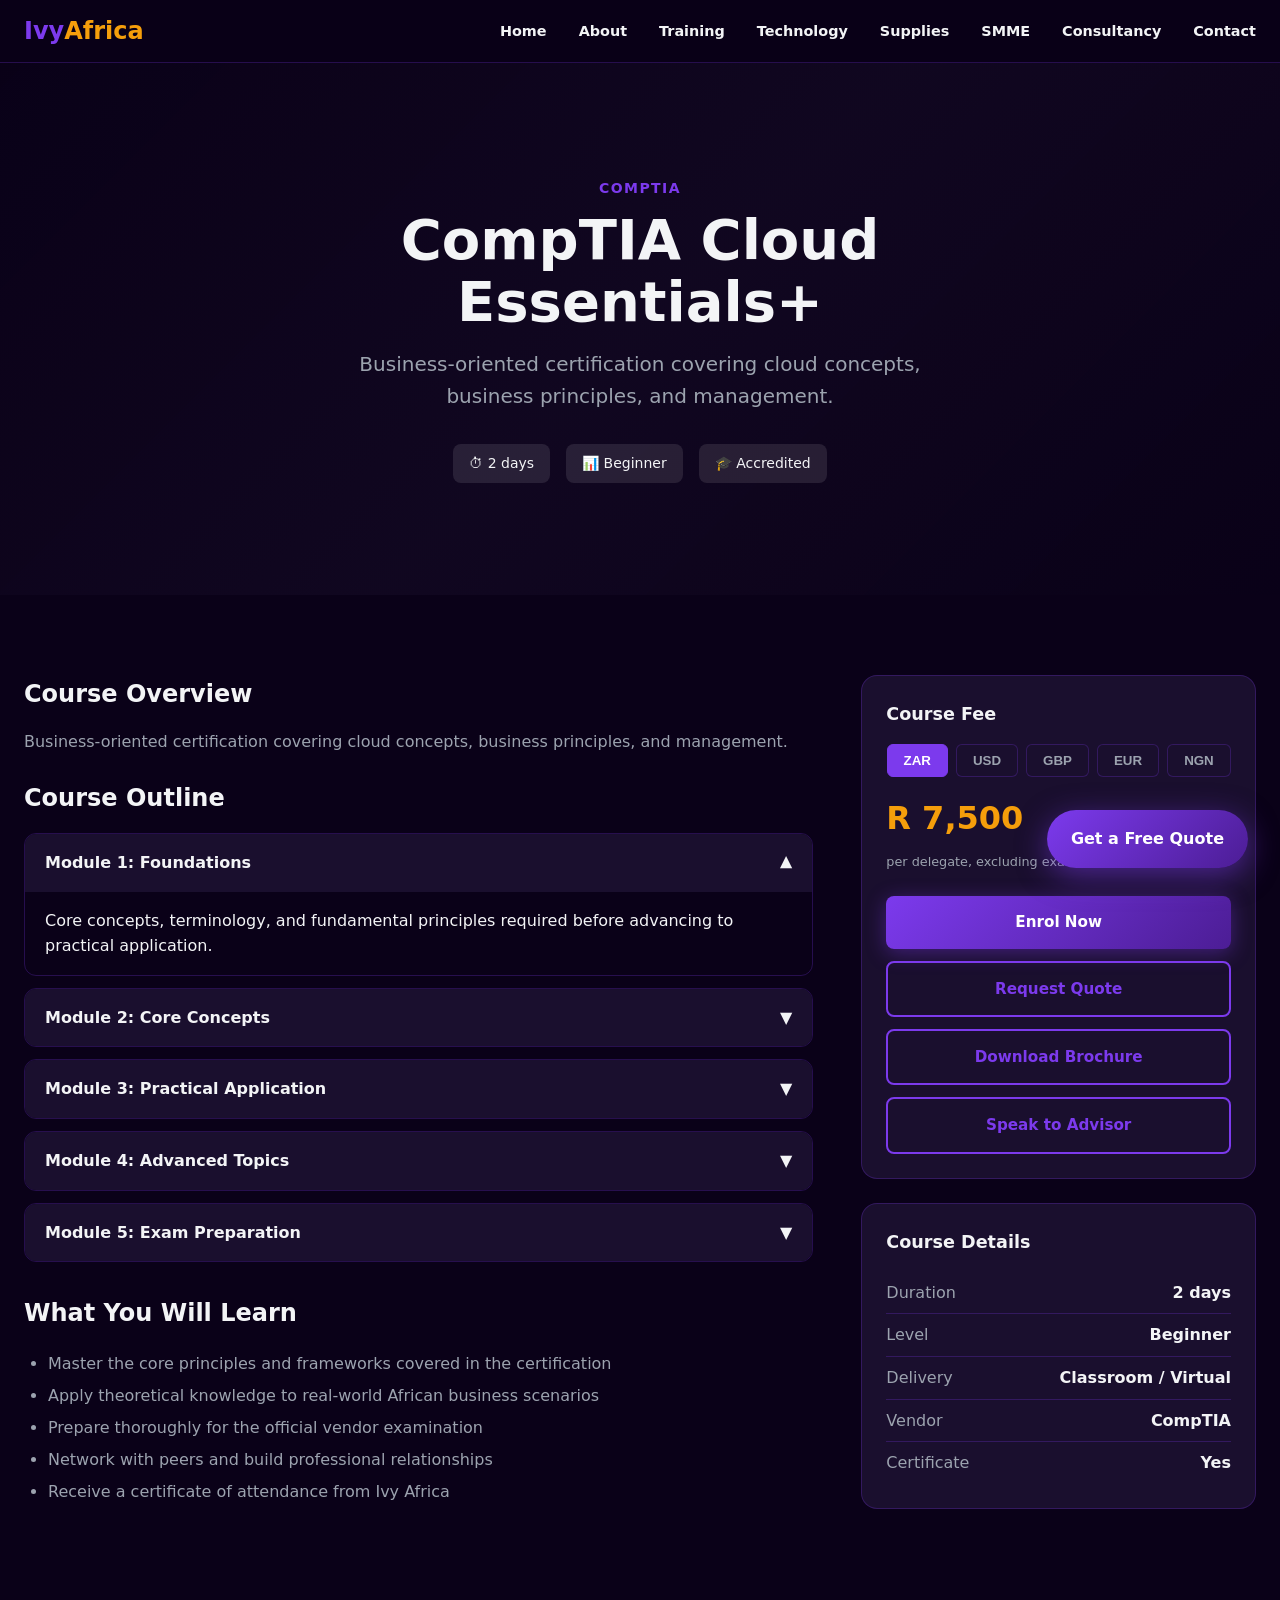
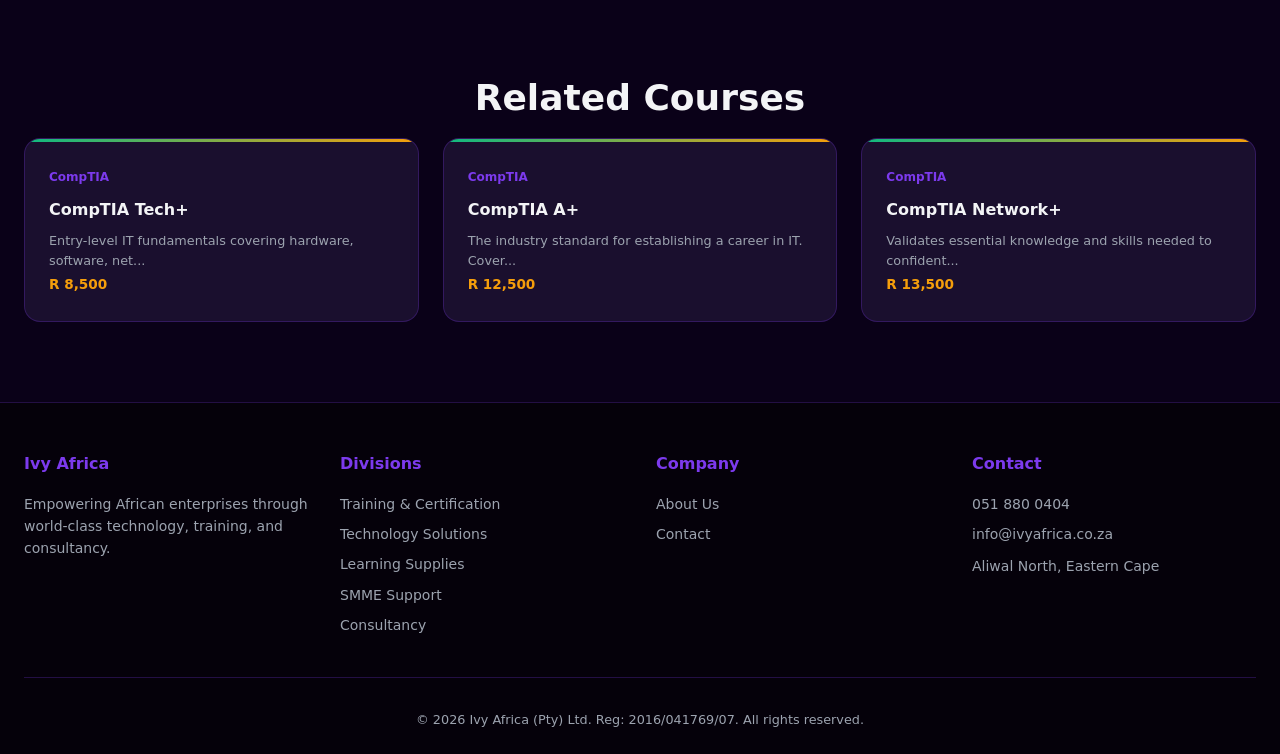
<file: comptia-cloud-essentials.html>
<!DOCTYPE html>
<html lang="en">
<head>
<meta charset="UTF-8">
<meta name="viewport" content="width=device-width, initial-scale=1.0">
<title>CompTIA Cloud Essentials+ | Ivy Africa</title>
<link rel="stylesheet" href="shared.css">
<style></style>
</head>
<body>
<header>
  <div class="nav-inner">
    <a href="index.html" class="logo">Ivy<span>Africa</span></a>
    <button class="mobile-toggle" onclick="document.querySelector('.nav-links').classList.toggle('open')">☰</button>
    <ul class="nav-links">
      <li><a href="index.html">Home</a></li>
      <li><a href="about.html">About</a></li>
      <li><a href="training.html">Training</a></li>
      <li><a href="technology.html">Technology</a></li>
      <li><a href="learning-supplies.html">Supplies</a></li>
      <li><a href="smme.html">SMME</a></li>
      <li><a href="consultancy.html">Consultancy</a></li>
      <li><a href="contact.html">Contact</a></li>
    </ul>
  </div>
</header>
<section class="hero" style="min-height:50vh;">
<video autoplay muted loop playsinline><source src="https://assets.mixkit.co/videos/preview/mixkit-abstract-technology-network-connections-27611-large.mp4" type="video/mp4"></video>
<div class="hero-overlay"></div>
<div class="hero-content">
  <span style="font-size:0.875rem;font-weight:700;text-transform:uppercase;letter-spacing:0.1em;color:var(--accent-violet);">CompTIA</span>
  <h1 style="margin-top:0.5rem;">CompTIA Cloud Essentials+</h1>
  <p>Business-oriented certification covering cloud concepts, business principles, and management.</p>
  <div style="display:flex;gap:1rem;justify-content:center;flex-wrap:wrap;margin-top:1.5rem;">
    <span style="padding:0.5rem 1rem;background:rgba(255,255,255,0.1);border-radius:0.5rem;font-size:0.875rem;">⏱ 2 days</span>
    <span style="padding:0.5rem 1rem;background:rgba(255,255,255,0.1);border-radius:0.5rem;font-size:0.875rem;">📊 Beginner</span>
    <span style="padding:0.5rem 1rem;background:rgba(255,255,255,0.1);border-radius:0.5rem;font-size:0.875rem;">🎓 Accredited</span>
  </div>
</div>
</section>

<section>
  <div style="display:grid;grid-template-columns:2fr 1fr;gap:3rem;">
    <div>
      <h2 style="font-size:1.5rem;font-weight:800;margin-bottom:1rem;">Course Overview</h2>
      <p style="color:var(--text-muted);margin-bottom:1.5rem;">Business-oriented certification covering cloud concepts, business principles, and management.</p>

      <h2 style="font-size:1.5rem;font-weight:800;margin-bottom:1rem;">Course Outline</h2>
      <div class="accordion-item open">
        <div class="accordion-header">Module 1: Foundations <span class="accordion-icon">▼</span></div>
        <div class="accordion-body">Core concepts, terminology, and fundamental principles required before advancing to practical application.</div>
      </div>
      <div class="accordion-item">
        <div class="accordion-header">Module 2: Core Concepts <span class="accordion-icon">▼</span></div>
        <div class="accordion-body">In-depth exploration of the subject matter with real-world examples and case studies from African enterprises.</div>
      </div>
      <div class="accordion-item">
        <div class="accordion-header">Module 3: Practical Application <span class="accordion-icon">▼</span></div>
        <div class="accordion-body">Hands-on labs, simulations, and exercises designed to build competency in a controlled environment.</div>
      </div>
      <div class="accordion-item">
        <div class="accordion-header">Module 4: Advanced Topics <span class="accordion-icon">▼</span></div>
        <div class="accordion-body">Enterprise-level scenarios, integration with existing systems, and preparation for certification examination.</div>
      </div>
      <div class="accordion-item">
        <div class="accordion-header">Module 5: Exam Preparation <span class="accordion-icon">▼</span></div>
        <div class="accordion-body">Practice questions, mock examinations, study strategies, and final review sessions with certified instructors.</div>
      </div>

      <h2 style="font-size:1.5rem;font-weight:800;margin:2rem 0 1rem;">What You Will Learn</h2>
      <ul style="color:var(--text-muted);padding-left:1.5rem;line-height:2;">
        <li>Master the core principles and frameworks covered in the certification</li>
        <li>Apply theoretical knowledge to real-world African business scenarios</li>
        <li>Prepare thoroughly for the official vendor examination</li>
        <li>Network with peers and build professional relationships</li>
        <li>Receive a certificate of attendance from Ivy Africa</li>
      </ul>
    </div>

    <div style="position:sticky;top:100px;align-self:start;">
      <div style="background:var(--bg-card);border:1px solid var(--border);border-radius:1rem;padding:1.5rem;margin-bottom:1.5rem;">
        <h3 style="margin-bottom:1rem;font-size:1.1rem;">Course Fee</h3>
        <div class="currency-switcher"><button class="currency-btn active" onclick="switchCurrency('ZAR',this)">ZAR</button><button class="currency-btn " onclick="switchCurrency('USD',this)">USD</button><button class="currency-btn " onclick="switchCurrency('GBP',this)">GBP</button><button class="currency-btn " onclick="switchCurrency('EUR',this)">EUR</button><button class="currency-btn " onclick="switchCurrency('NGN',this)">NGN</button></div>
        <div class="price-display" data-currency="ZAR" style="display:block;font-size:2rem;font-weight:800;color:var(--accent-gold);">R 7,500</div><div class="price-display" data-currency="USD" style="display:none;font-size:2rem;font-weight:800;color:var(--accent-gold);">$ 415</div><div class="price-display" data-currency="GBP" style="display:none;font-size:2rem;font-weight:800;color:var(--accent-gold);">£ 325</div><div class="price-display" data-currency="EUR" style="display:none;font-size:2rem;font-weight:800;color:var(--accent-gold);">€ 385</div><div class="price-display" data-currency="NGN" style="display:none;font-size:2rem;font-weight:800;color:var(--accent-gold);">₦ 630,000</div>
        <p style="color:var(--text-muted);font-size:0.8rem;margin-top:0.5rem;">per delegate, excluding exam voucher</p>
        <div style="display:flex;flex-direction:column;gap:0.75rem;margin-top:1.5rem;">
          <a href="contact.html" class="btn btn-primary" style="width:100%;justify-content:center;">Enrol Now</a>
          <a href="contact.html" class="btn btn-outline" style="width:100%;justify-content:center;">Request Quote</a>
          <a href="contact.html" class="btn btn-outline" style="width:100%;justify-content:center;">Download Brochure</a>
          <a href="contact.html" class="btn btn-outline" style="width:100%;justify-content:center;">Speak to Advisor</a>
        </div>
      </div>

      <div style="background:var(--bg-card);border:1px solid var(--border);border-radius:1rem;padding:1.5rem;">
        <h3 style="margin-bottom:1rem;font-size:1.1rem;">Course Details</h3>
        <div style="display:flex;justify-content:space-between;padding:0.5rem 0;border-bottom:1px solid var(--border);"><span style="color:var(--text-muted);">Duration</span><span style="font-weight:600;">2 days</span></div>
        <div style="display:flex;justify-content:space-between;padding:0.5rem 0;border-bottom:1px solid var(--border);"><span style="color:var(--text-muted);">Level</span><span style="font-weight:600;">Beginner</span></div>
        <div style="display:flex;justify-content:space-between;padding:0.5rem 0;border-bottom:1px solid var(--border);"><span style="color:var(--text-muted);">Delivery</span><span style="font-weight:600;">Classroom / Virtual</span></div>
        <div style="display:flex;justify-content:space-between;padding:0.5rem 0;border-bottom:1px solid var(--border);"><span style="color:var(--text-muted);">Vendor</span><span style="font-weight:600;">CompTIA</span></div>
        <div style="display:flex;justify-content:space-between;padding:0.5rem 0;"><span style="color:var(--text-muted);">Certificate</span><span style="font-weight:600;">Yes</span></div>
      </div>
    </div>
  </div>
</section>

<section>
  <h2 class="section-title">Related Courses</h2>
  <div class="card-grid" style="grid-template-columns:repeat(auto-fit,minmax(250px,1fr));">
    <a href="comptia-techplus.html" class="card" style="text-decoration:none;">
      <span style="font-size:0.75rem;color:var(--accent-violet);font-weight:700;">CompTIA</span>
      <h4 style="margin:0.5rem 0;font-size:1rem;">CompTIA Tech+</h4>
      <p style="font-size:0.8rem;color:var(--text-muted);">Entry-level IT fundamentals covering hardware, software, net...</p>
      <span style="color:var(--accent-gold);font-weight:700;font-size:0.85rem;">R 8,500</span>
    </a><a href="comptia-aplus.html" class="card" style="text-decoration:none;">
      <span style="font-size:0.75rem;color:var(--accent-violet);font-weight:700;">CompTIA</span>
      <h4 style="margin:0.5rem 0;font-size:1rem;">CompTIA A+</h4>
      <p style="font-size:0.8rem;color:var(--text-muted);">The industry standard for establishing a career in IT. Cover...</p>
      <span style="color:var(--accent-gold);font-weight:700;font-size:0.85rem;">R 12,500</span>
    </a><a href="comptia-networkplus.html" class="card" style="text-decoration:none;">
      <span style="font-size:0.75rem;color:var(--accent-violet);font-weight:700;">CompTIA</span>
      <h4 style="margin:0.5rem 0;font-size:1rem;">CompTIA Network+</h4>
      <p style="font-size:0.8rem;color:var(--text-muted);">Validates essential knowledge and skills needed to confident...</p>
      <span style="color:var(--accent-gold);font-weight:700;font-size:0.85rem;">R 13,500</span>
    </a>
  </div>
</section>

<script>
function switchCurrency(curr, btn) {
  document.querySelectorAll('.price-display').forEach(p => p.style.display = 'none');
  document.querySelectorAll('.price-display[data-currency="' + curr + '"]').forEach(p => p.style.display = 'block');
  document.querySelectorAll('.currency-btn').forEach(b => b.classList.remove('active'));
  btn.classList.add('active');
}
</script>
<footer>
  <div class="footer-inner">
    <div class="footer-col">
      <h4>Ivy Africa</h4>
      <p style="color:var(--text-muted);font-size:0.875rem;">Empowering African enterprises through world-class technology, training, and consultancy.</p>
    </div>
    <div class="footer-col">
      <h4>Divisions</h4>
      <a href="training.html">Training & Certification</a>
      <a href="technology.html">Technology Solutions</a>
      <a href="learning-supplies.html">Learning Supplies</a>
      <a href="smme.html">SMME Support</a>
      <a href="consultancy.html">Consultancy</a>
    </div>
    <div class="footer-col">
      <h4>Company</h4>
      <a href="about.html">About Us</a>
      <a href="contact.html">Contact</a>
    </div>
    <div class="footer-col">
      <h4>Contact</h4>
      <a href="tel:0518800404">051 880 0404</a>
      <a href="mailto:info@ivyafrica.co.za">info@ivyafrica.co.za</a>
      <span style="color:var(--text-muted);font-size:0.875rem;">Aliwal North, Eastern Cape</span>
    </div>
  </div>
  <div class="footer-bottom">
    <p>© 2026 Ivy Africa (Pty) Ltd. Reg: 2016/041769/07. All rights reserved.</p>
  </div>
</footer>
<a href="contact.html" class="floating-cta">Get a Free Quote</a>
<script>
document.querySelectorAll('.accordion-header').forEach(h=>{
  h.addEventListener('click',()=>{ h.parentElement.classList.toggle('open'); });
});
</script>
</body>
</html>
</file>
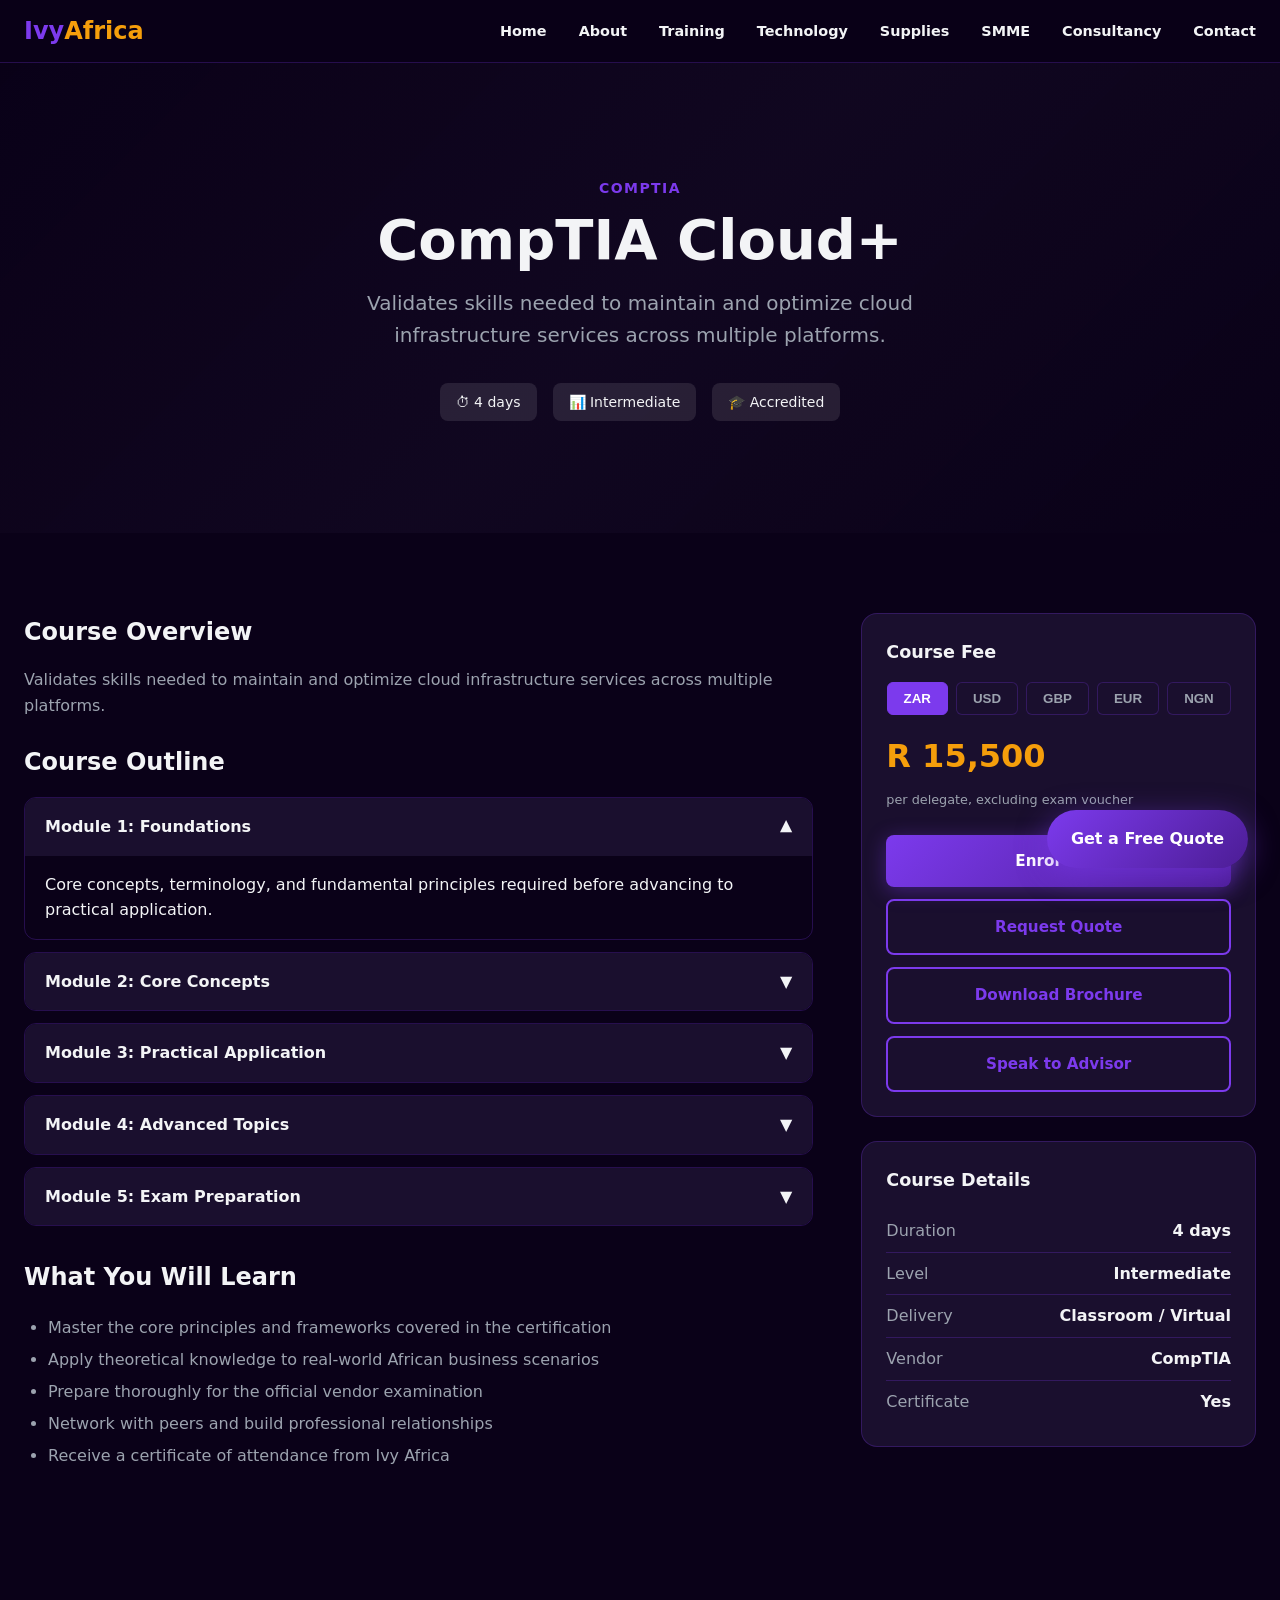
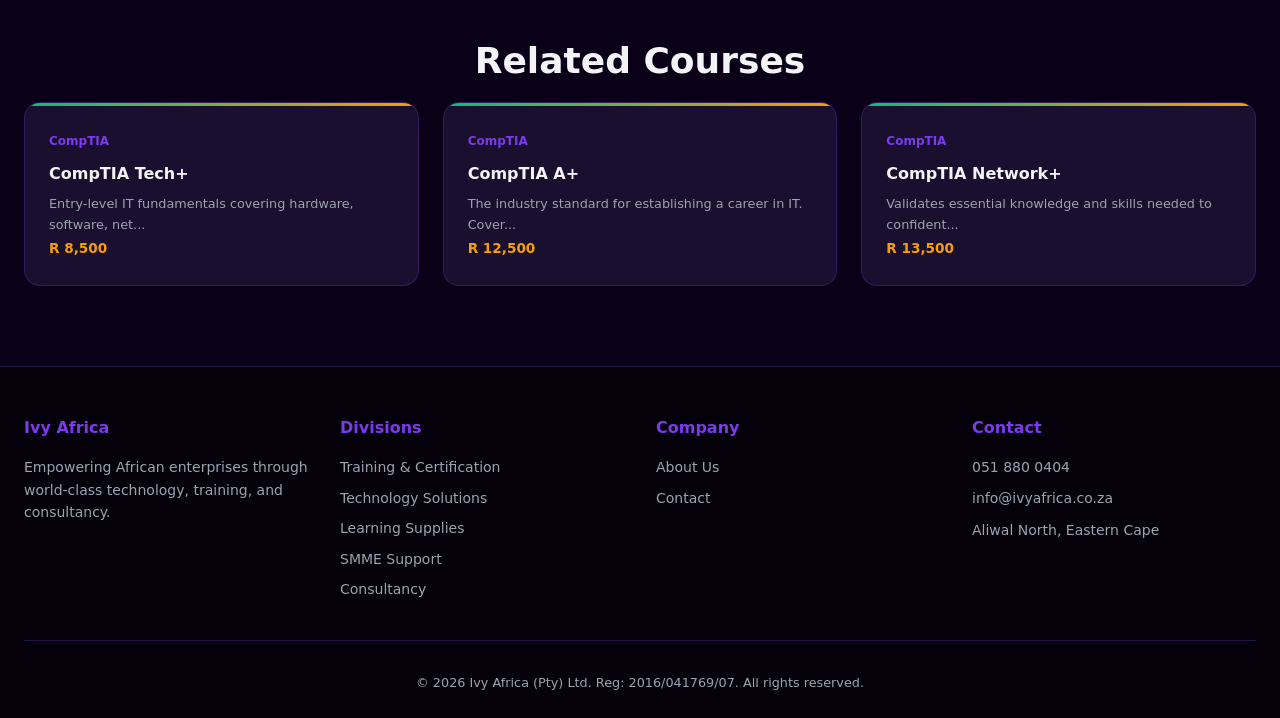
<file: comptia-cloudplus.html>
<!DOCTYPE html>
<html lang="en">
<head>
<meta charset="UTF-8">
<meta name="viewport" content="width=device-width, initial-scale=1.0">
<title>CompTIA Cloud+ | Ivy Africa</title>
<link rel="stylesheet" href="shared.css">
<style></style>
</head>
<body>
<header>
  <div class="nav-inner">
    <a href="index.html" class="logo">Ivy<span>Africa</span></a>
    <button class="mobile-toggle" onclick="document.querySelector('.nav-links').classList.toggle('open')">☰</button>
    <ul class="nav-links">
      <li><a href="index.html">Home</a></li>
      <li><a href="about.html">About</a></li>
      <li><a href="training.html">Training</a></li>
      <li><a href="technology.html">Technology</a></li>
      <li><a href="learning-supplies.html">Supplies</a></li>
      <li><a href="smme.html">SMME</a></li>
      <li><a href="consultancy.html">Consultancy</a></li>
      <li><a href="contact.html">Contact</a></li>
    </ul>
  </div>
</header>
<section class="hero" style="min-height:50vh;">
<video autoplay muted loop playsinline><source src="https://assets.mixkit.co/videos/preview/mixkit-abstract-technology-network-connections-27611-large.mp4" type="video/mp4"></video>
<div class="hero-overlay"></div>
<div class="hero-content">
  <span style="font-size:0.875rem;font-weight:700;text-transform:uppercase;letter-spacing:0.1em;color:var(--accent-violet);">CompTIA</span>
  <h1 style="margin-top:0.5rem;">CompTIA Cloud+</h1>
  <p>Validates skills needed to maintain and optimize cloud infrastructure services across multiple platforms.</p>
  <div style="display:flex;gap:1rem;justify-content:center;flex-wrap:wrap;margin-top:1.5rem;">
    <span style="padding:0.5rem 1rem;background:rgba(255,255,255,0.1);border-radius:0.5rem;font-size:0.875rem;">⏱ 4 days</span>
    <span style="padding:0.5rem 1rem;background:rgba(255,255,255,0.1);border-radius:0.5rem;font-size:0.875rem;">📊 Intermediate</span>
    <span style="padding:0.5rem 1rem;background:rgba(255,255,255,0.1);border-radius:0.5rem;font-size:0.875rem;">🎓 Accredited</span>
  </div>
</div>
</section>

<section>
  <div style="display:grid;grid-template-columns:2fr 1fr;gap:3rem;">
    <div>
      <h2 style="font-size:1.5rem;font-weight:800;margin-bottom:1rem;">Course Overview</h2>
      <p style="color:var(--text-muted);margin-bottom:1.5rem;">Validates skills needed to maintain and optimize cloud infrastructure services across multiple platforms.</p>

      <h2 style="font-size:1.5rem;font-weight:800;margin-bottom:1rem;">Course Outline</h2>
      <div class="accordion-item open">
        <div class="accordion-header">Module 1: Foundations <span class="accordion-icon">▼</span></div>
        <div class="accordion-body">Core concepts, terminology, and fundamental principles required before advancing to practical application.</div>
      </div>
      <div class="accordion-item">
        <div class="accordion-header">Module 2: Core Concepts <span class="accordion-icon">▼</span></div>
        <div class="accordion-body">In-depth exploration of the subject matter with real-world examples and case studies from African enterprises.</div>
      </div>
      <div class="accordion-item">
        <div class="accordion-header">Module 3: Practical Application <span class="accordion-icon">▼</span></div>
        <div class="accordion-body">Hands-on labs, simulations, and exercises designed to build competency in a controlled environment.</div>
      </div>
      <div class="accordion-item">
        <div class="accordion-header">Module 4: Advanced Topics <span class="accordion-icon">▼</span></div>
        <div class="accordion-body">Enterprise-level scenarios, integration with existing systems, and preparation for certification examination.</div>
      </div>
      <div class="accordion-item">
        <div class="accordion-header">Module 5: Exam Preparation <span class="accordion-icon">▼</span></div>
        <div class="accordion-body">Practice questions, mock examinations, study strategies, and final review sessions with certified instructors.</div>
      </div>

      <h2 style="font-size:1.5rem;font-weight:800;margin:2rem 0 1rem;">What You Will Learn</h2>
      <ul style="color:var(--text-muted);padding-left:1.5rem;line-height:2;">
        <li>Master the core principles and frameworks covered in the certification</li>
        <li>Apply theoretical knowledge to real-world African business scenarios</li>
        <li>Prepare thoroughly for the official vendor examination</li>
        <li>Network with peers and build professional relationships</li>
        <li>Receive a certificate of attendance from Ivy Africa</li>
      </ul>
    </div>

    <div style="position:sticky;top:100px;align-self:start;">
      <div style="background:var(--bg-card);border:1px solid var(--border);border-radius:1rem;padding:1.5rem;margin-bottom:1.5rem;">
        <h3 style="margin-bottom:1rem;font-size:1.1rem;">Course Fee</h3>
        <div class="currency-switcher"><button class="currency-btn active" onclick="switchCurrency('ZAR',this)">ZAR</button><button class="currency-btn " onclick="switchCurrency('USD',this)">USD</button><button class="currency-btn " onclick="switchCurrency('GBP',this)">GBP</button><button class="currency-btn " onclick="switchCurrency('EUR',this)">EUR</button><button class="currency-btn " onclick="switchCurrency('NGN',this)">NGN</button></div>
        <div class="price-display" data-currency="ZAR" style="display:block;font-size:2rem;font-weight:800;color:var(--accent-gold);">R 15,500</div><div class="price-display" data-currency="USD" style="display:none;font-size:2rem;font-weight:800;color:var(--accent-gold);">$ 855</div><div class="price-display" data-currency="GBP" style="display:none;font-size:2rem;font-weight:800;color:var(--accent-gold);">£ 675</div><div class="price-display" data-currency="EUR" style="display:none;font-size:2rem;font-weight:800;color:var(--accent-gold);">€ 790</div><div class="price-display" data-currency="NGN" style="display:none;font-size:2rem;font-weight:800;color:var(--accent-gold);">₦ 1,305,000</div>
        <p style="color:var(--text-muted);font-size:0.8rem;margin-top:0.5rem;">per delegate, excluding exam voucher</p>
        <div style="display:flex;flex-direction:column;gap:0.75rem;margin-top:1.5rem;">
          <a href="contact.html" class="btn btn-primary" style="width:100%;justify-content:center;">Enrol Now</a>
          <a href="contact.html" class="btn btn-outline" style="width:100%;justify-content:center;">Request Quote</a>
          <a href="contact.html" class="btn btn-outline" style="width:100%;justify-content:center;">Download Brochure</a>
          <a href="contact.html" class="btn btn-outline" style="width:100%;justify-content:center;">Speak to Advisor</a>
        </div>
      </div>

      <div style="background:var(--bg-card);border:1px solid var(--border);border-radius:1rem;padding:1.5rem;">
        <h3 style="margin-bottom:1rem;font-size:1.1rem;">Course Details</h3>
        <div style="display:flex;justify-content:space-between;padding:0.5rem 0;border-bottom:1px solid var(--border);"><span style="color:var(--text-muted);">Duration</span><span style="font-weight:600;">4 days</span></div>
        <div style="display:flex;justify-content:space-between;padding:0.5rem 0;border-bottom:1px solid var(--border);"><span style="color:var(--text-muted);">Level</span><span style="font-weight:600;">Intermediate</span></div>
        <div style="display:flex;justify-content:space-between;padding:0.5rem 0;border-bottom:1px solid var(--border);"><span style="color:var(--text-muted);">Delivery</span><span style="font-weight:600;">Classroom / Virtual</span></div>
        <div style="display:flex;justify-content:space-between;padding:0.5rem 0;border-bottom:1px solid var(--border);"><span style="color:var(--text-muted);">Vendor</span><span style="font-weight:600;">CompTIA</span></div>
        <div style="display:flex;justify-content:space-between;padding:0.5rem 0;"><span style="color:var(--text-muted);">Certificate</span><span style="font-weight:600;">Yes</span></div>
      </div>
    </div>
  </div>
</section>

<section>
  <h2 class="section-title">Related Courses</h2>
  <div class="card-grid" style="grid-template-columns:repeat(auto-fit,minmax(250px,1fr));">
    <a href="comptia-techplus.html" class="card" style="text-decoration:none;">
      <span style="font-size:0.75rem;color:var(--accent-violet);font-weight:700;">CompTIA</span>
      <h4 style="margin:0.5rem 0;font-size:1rem;">CompTIA Tech+</h4>
      <p style="font-size:0.8rem;color:var(--text-muted);">Entry-level IT fundamentals covering hardware, software, net...</p>
      <span style="color:var(--accent-gold);font-weight:700;font-size:0.85rem;">R 8,500</span>
    </a><a href="comptia-aplus.html" class="card" style="text-decoration:none;">
      <span style="font-size:0.75rem;color:var(--accent-violet);font-weight:700;">CompTIA</span>
      <h4 style="margin:0.5rem 0;font-size:1rem;">CompTIA A+</h4>
      <p style="font-size:0.8rem;color:var(--text-muted);">The industry standard for establishing a career in IT. Cover...</p>
      <span style="color:var(--accent-gold);font-weight:700;font-size:0.85rem;">R 12,500</span>
    </a><a href="comptia-networkplus.html" class="card" style="text-decoration:none;">
      <span style="font-size:0.75rem;color:var(--accent-violet);font-weight:700;">CompTIA</span>
      <h4 style="margin:0.5rem 0;font-size:1rem;">CompTIA Network+</h4>
      <p style="font-size:0.8rem;color:var(--text-muted);">Validates essential knowledge and skills needed to confident...</p>
      <span style="color:var(--accent-gold);font-weight:700;font-size:0.85rem;">R 13,500</span>
    </a>
  </div>
</section>

<script>
function switchCurrency(curr, btn) {
  document.querySelectorAll('.price-display').forEach(p => p.style.display = 'none');
  document.querySelectorAll('.price-display[data-currency="' + curr + '"]').forEach(p => p.style.display = 'block');
  document.querySelectorAll('.currency-btn').forEach(b => b.classList.remove('active'));
  btn.classList.add('active');
}
</script>
<footer>
  <div class="footer-inner">
    <div class="footer-col">
      <h4>Ivy Africa</h4>
      <p style="color:var(--text-muted);font-size:0.875rem;">Empowering African enterprises through world-class technology, training, and consultancy.</p>
    </div>
    <div class="footer-col">
      <h4>Divisions</h4>
      <a href="training.html">Training & Certification</a>
      <a href="technology.html">Technology Solutions</a>
      <a href="learning-supplies.html">Learning Supplies</a>
      <a href="smme.html">SMME Support</a>
      <a href="consultancy.html">Consultancy</a>
    </div>
    <div class="footer-col">
      <h4>Company</h4>
      <a href="about.html">About Us</a>
      <a href="contact.html">Contact</a>
    </div>
    <div class="footer-col">
      <h4>Contact</h4>
      <a href="tel:0518800404">051 880 0404</a>
      <a href="mailto:info@ivyafrica.co.za">info@ivyafrica.co.za</a>
      <span style="color:var(--text-muted);font-size:0.875rem;">Aliwal North, Eastern Cape</span>
    </div>
  </div>
  <div class="footer-bottom">
    <p>© 2026 Ivy Africa (Pty) Ltd. Reg: 2016/041769/07. All rights reserved.</p>
  </div>
</footer>
<a href="contact.html" class="floating-cta">Get a Free Quote</a>
<script>
document.querySelectorAll('.accordion-header').forEach(h=>{
  h.addEventListener('click',()=>{ h.parentElement.classList.toggle('open'); });
});
</script>
</body>
</html>
</file>
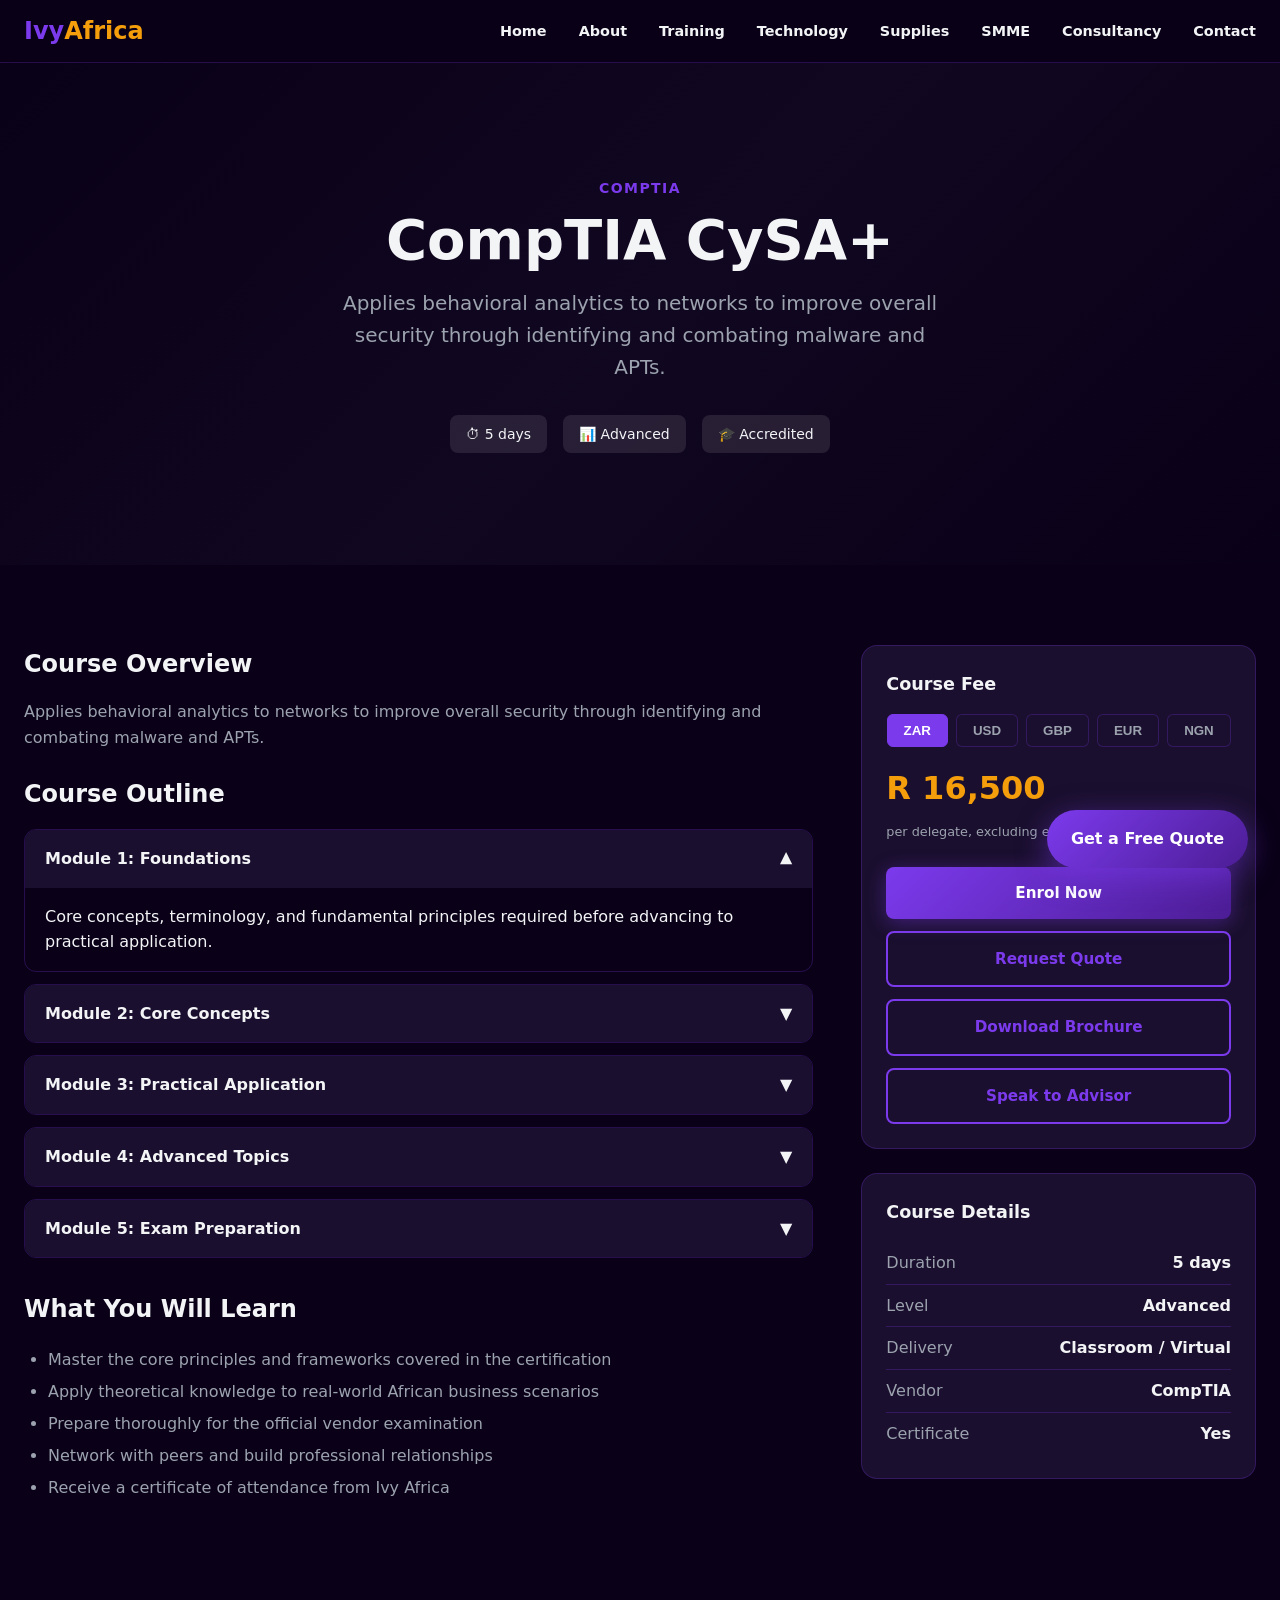
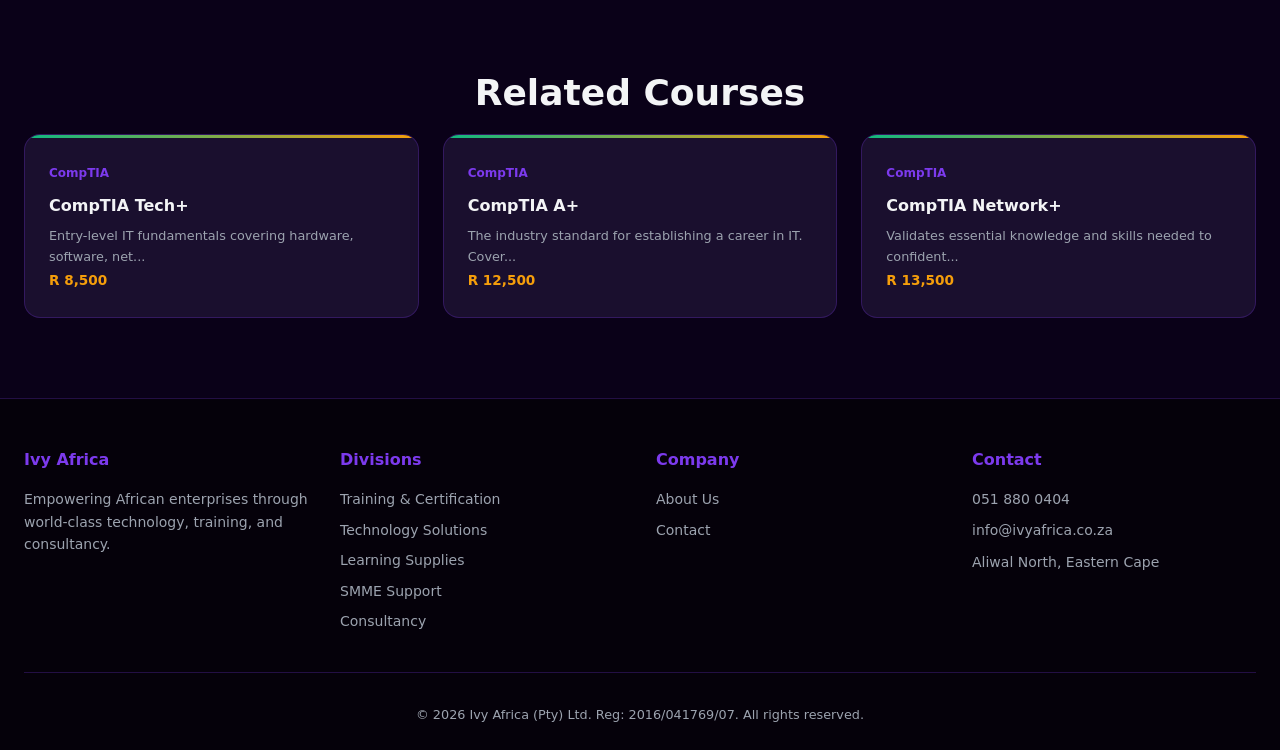
<file: comptia-cysaplus.html>
<!DOCTYPE html>
<html lang="en">
<head>
<meta charset="UTF-8">
<meta name="viewport" content="width=device-width, initial-scale=1.0">
<title>CompTIA CySA+ | Ivy Africa</title>
<link rel="stylesheet" href="shared.css">
<style></style>
</head>
<body>
<header>
  <div class="nav-inner">
    <a href="index.html" class="logo">Ivy<span>Africa</span></a>
    <button class="mobile-toggle" onclick="document.querySelector('.nav-links').classList.toggle('open')">☰</button>
    <ul class="nav-links">
      <li><a href="index.html">Home</a></li>
      <li><a href="about.html">About</a></li>
      <li><a href="training.html">Training</a></li>
      <li><a href="technology.html">Technology</a></li>
      <li><a href="learning-supplies.html">Supplies</a></li>
      <li><a href="smme.html">SMME</a></li>
      <li><a href="consultancy.html">Consultancy</a></li>
      <li><a href="contact.html">Contact</a></li>
    </ul>
  </div>
</header>
<section class="hero" style="min-height:50vh;">
<video autoplay muted loop playsinline><source src="https://assets.mixkit.co/videos/preview/mixkit-abstract-technology-network-connections-27611-large.mp4" type="video/mp4"></video>
<div class="hero-overlay"></div>
<div class="hero-content">
  <span style="font-size:0.875rem;font-weight:700;text-transform:uppercase;letter-spacing:0.1em;color:var(--accent-violet);">CompTIA</span>
  <h1 style="margin-top:0.5rem;">CompTIA CySA+</h1>
  <p>Applies behavioral analytics to networks to improve overall security through identifying and combating malware and APTs.</p>
  <div style="display:flex;gap:1rem;justify-content:center;flex-wrap:wrap;margin-top:1.5rem;">
    <span style="padding:0.5rem 1rem;background:rgba(255,255,255,0.1);border-radius:0.5rem;font-size:0.875rem;">⏱ 5 days</span>
    <span style="padding:0.5rem 1rem;background:rgba(255,255,255,0.1);border-radius:0.5rem;font-size:0.875rem;">📊 Advanced</span>
    <span style="padding:0.5rem 1rem;background:rgba(255,255,255,0.1);border-radius:0.5rem;font-size:0.875rem;">🎓 Accredited</span>
  </div>
</div>
</section>

<section>
  <div style="display:grid;grid-template-columns:2fr 1fr;gap:3rem;">
    <div>
      <h2 style="font-size:1.5rem;font-weight:800;margin-bottom:1rem;">Course Overview</h2>
      <p style="color:var(--text-muted);margin-bottom:1.5rem;">Applies behavioral analytics to networks to improve overall security through identifying and combating malware and APTs.</p>

      <h2 style="font-size:1.5rem;font-weight:800;margin-bottom:1rem;">Course Outline</h2>
      <div class="accordion-item open">
        <div class="accordion-header">Module 1: Foundations <span class="accordion-icon">▼</span></div>
        <div class="accordion-body">Core concepts, terminology, and fundamental principles required before advancing to practical application.</div>
      </div>
      <div class="accordion-item">
        <div class="accordion-header">Module 2: Core Concepts <span class="accordion-icon">▼</span></div>
        <div class="accordion-body">In-depth exploration of the subject matter with real-world examples and case studies from African enterprises.</div>
      </div>
      <div class="accordion-item">
        <div class="accordion-header">Module 3: Practical Application <span class="accordion-icon">▼</span></div>
        <div class="accordion-body">Hands-on labs, simulations, and exercises designed to build competency in a controlled environment.</div>
      </div>
      <div class="accordion-item">
        <div class="accordion-header">Module 4: Advanced Topics <span class="accordion-icon">▼</span></div>
        <div class="accordion-body">Enterprise-level scenarios, integration with existing systems, and preparation for certification examination.</div>
      </div>
      <div class="accordion-item">
        <div class="accordion-header">Module 5: Exam Preparation <span class="accordion-icon">▼</span></div>
        <div class="accordion-body">Practice questions, mock examinations, study strategies, and final review sessions with certified instructors.</div>
      </div>

      <h2 style="font-size:1.5rem;font-weight:800;margin:2rem 0 1rem;">What You Will Learn</h2>
      <ul style="color:var(--text-muted);padding-left:1.5rem;line-height:2;">
        <li>Master the core principles and frameworks covered in the certification</li>
        <li>Apply theoretical knowledge to real-world African business scenarios</li>
        <li>Prepare thoroughly for the official vendor examination</li>
        <li>Network with peers and build professional relationships</li>
        <li>Receive a certificate of attendance from Ivy Africa</li>
      </ul>
    </div>

    <div style="position:sticky;top:100px;align-self:start;">
      <div style="background:var(--bg-card);border:1px solid var(--border);border-radius:1rem;padding:1.5rem;margin-bottom:1.5rem;">
        <h3 style="margin-bottom:1rem;font-size:1.1rem;">Course Fee</h3>
        <div class="currency-switcher"><button class="currency-btn active" onclick="switchCurrency('ZAR',this)">ZAR</button><button class="currency-btn " onclick="switchCurrency('USD',this)">USD</button><button class="currency-btn " onclick="switchCurrency('GBP',this)">GBP</button><button class="currency-btn " onclick="switchCurrency('EUR',this)">EUR</button><button class="currency-btn " onclick="switchCurrency('NGN',this)">NGN</button></div>
        <div class="price-display" data-currency="ZAR" style="display:block;font-size:2rem;font-weight:800;color:var(--accent-gold);">R 16,500</div><div class="price-display" data-currency="USD" style="display:none;font-size:2rem;font-weight:800;color:var(--accent-gold);">$ 910</div><div class="price-display" data-currency="GBP" style="display:none;font-size:2rem;font-weight:800;color:var(--accent-gold);">£ 715</div><div class="price-display" data-currency="EUR" style="display:none;font-size:2rem;font-weight:800;color:var(--accent-gold);">€ 840</div><div class="price-display" data-currency="NGN" style="display:none;font-size:2rem;font-weight:800;color:var(--accent-gold);">₦ 1,385,000</div>
        <p style="color:var(--text-muted);font-size:0.8rem;margin-top:0.5rem;">per delegate, excluding exam voucher</p>
        <div style="display:flex;flex-direction:column;gap:0.75rem;margin-top:1.5rem;">
          <a href="contact.html" class="btn btn-primary" style="width:100%;justify-content:center;">Enrol Now</a>
          <a href="contact.html" class="btn btn-outline" style="width:100%;justify-content:center;">Request Quote</a>
          <a href="contact.html" class="btn btn-outline" style="width:100%;justify-content:center;">Download Brochure</a>
          <a href="contact.html" class="btn btn-outline" style="width:100%;justify-content:center;">Speak to Advisor</a>
        </div>
      </div>

      <div style="background:var(--bg-card);border:1px solid var(--border);border-radius:1rem;padding:1.5rem;">
        <h3 style="margin-bottom:1rem;font-size:1.1rem;">Course Details</h3>
        <div style="display:flex;justify-content:space-between;padding:0.5rem 0;border-bottom:1px solid var(--border);"><span style="color:var(--text-muted);">Duration</span><span style="font-weight:600;">5 days</span></div>
        <div style="display:flex;justify-content:space-between;padding:0.5rem 0;border-bottom:1px solid var(--border);"><span style="color:var(--text-muted);">Level</span><span style="font-weight:600;">Advanced</span></div>
        <div style="display:flex;justify-content:space-between;padding:0.5rem 0;border-bottom:1px solid var(--border);"><span style="color:var(--text-muted);">Delivery</span><span style="font-weight:600;">Classroom / Virtual</span></div>
        <div style="display:flex;justify-content:space-between;padding:0.5rem 0;border-bottom:1px solid var(--border);"><span style="color:var(--text-muted);">Vendor</span><span style="font-weight:600;">CompTIA</span></div>
        <div style="display:flex;justify-content:space-between;padding:0.5rem 0;"><span style="color:var(--text-muted);">Certificate</span><span style="font-weight:600;">Yes</span></div>
      </div>
    </div>
  </div>
</section>

<section>
  <h2 class="section-title">Related Courses</h2>
  <div class="card-grid" style="grid-template-columns:repeat(auto-fit,minmax(250px,1fr));">
    <a href="comptia-techplus.html" class="card" style="text-decoration:none;">
      <span style="font-size:0.75rem;color:var(--accent-violet);font-weight:700;">CompTIA</span>
      <h4 style="margin:0.5rem 0;font-size:1rem;">CompTIA Tech+</h4>
      <p style="font-size:0.8rem;color:var(--text-muted);">Entry-level IT fundamentals covering hardware, software, net...</p>
      <span style="color:var(--accent-gold);font-weight:700;font-size:0.85rem;">R 8,500</span>
    </a><a href="comptia-aplus.html" class="card" style="text-decoration:none;">
      <span style="font-size:0.75rem;color:var(--accent-violet);font-weight:700;">CompTIA</span>
      <h4 style="margin:0.5rem 0;font-size:1rem;">CompTIA A+</h4>
      <p style="font-size:0.8rem;color:var(--text-muted);">The industry standard for establishing a career in IT. Cover...</p>
      <span style="color:var(--accent-gold);font-weight:700;font-size:0.85rem;">R 12,500</span>
    </a><a href="comptia-networkplus.html" class="card" style="text-decoration:none;">
      <span style="font-size:0.75rem;color:var(--accent-violet);font-weight:700;">CompTIA</span>
      <h4 style="margin:0.5rem 0;font-size:1rem;">CompTIA Network+</h4>
      <p style="font-size:0.8rem;color:var(--text-muted);">Validates essential knowledge and skills needed to confident...</p>
      <span style="color:var(--accent-gold);font-weight:700;font-size:0.85rem;">R 13,500</span>
    </a>
  </div>
</section>

<script>
function switchCurrency(curr, btn) {
  document.querySelectorAll('.price-display').forEach(p => p.style.display = 'none');
  document.querySelectorAll('.price-display[data-currency="' + curr + '"]').forEach(p => p.style.display = 'block');
  document.querySelectorAll('.currency-btn').forEach(b => b.classList.remove('active'));
  btn.classList.add('active');
}
</script>
<footer>
  <div class="footer-inner">
    <div class="footer-col">
      <h4>Ivy Africa</h4>
      <p style="color:var(--text-muted);font-size:0.875rem;">Empowering African enterprises through world-class technology, training, and consultancy.</p>
    </div>
    <div class="footer-col">
      <h4>Divisions</h4>
      <a href="training.html">Training & Certification</a>
      <a href="technology.html">Technology Solutions</a>
      <a href="learning-supplies.html">Learning Supplies</a>
      <a href="smme.html">SMME Support</a>
      <a href="consultancy.html">Consultancy</a>
    </div>
    <div class="footer-col">
      <h4>Company</h4>
      <a href="about.html">About Us</a>
      <a href="contact.html">Contact</a>
    </div>
    <div class="footer-col">
      <h4>Contact</h4>
      <a href="tel:0518800404">051 880 0404</a>
      <a href="mailto:info@ivyafrica.co.za">info@ivyafrica.co.za</a>
      <span style="color:var(--text-muted);font-size:0.875rem;">Aliwal North, Eastern Cape</span>
    </div>
  </div>
  <div class="footer-bottom">
    <p>© 2026 Ivy Africa (Pty) Ltd. Reg: 2016/041769/07. All rights reserved.</p>
  </div>
</footer>
<a href="contact.html" class="floating-cta">Get a Free Quote</a>
<script>
document.querySelectorAll('.accordion-header').forEach(h=>{
  h.addEventListener('click',()=>{ h.parentElement.classList.toggle('open'); });
});
</script>
</body>
</html>
</file>
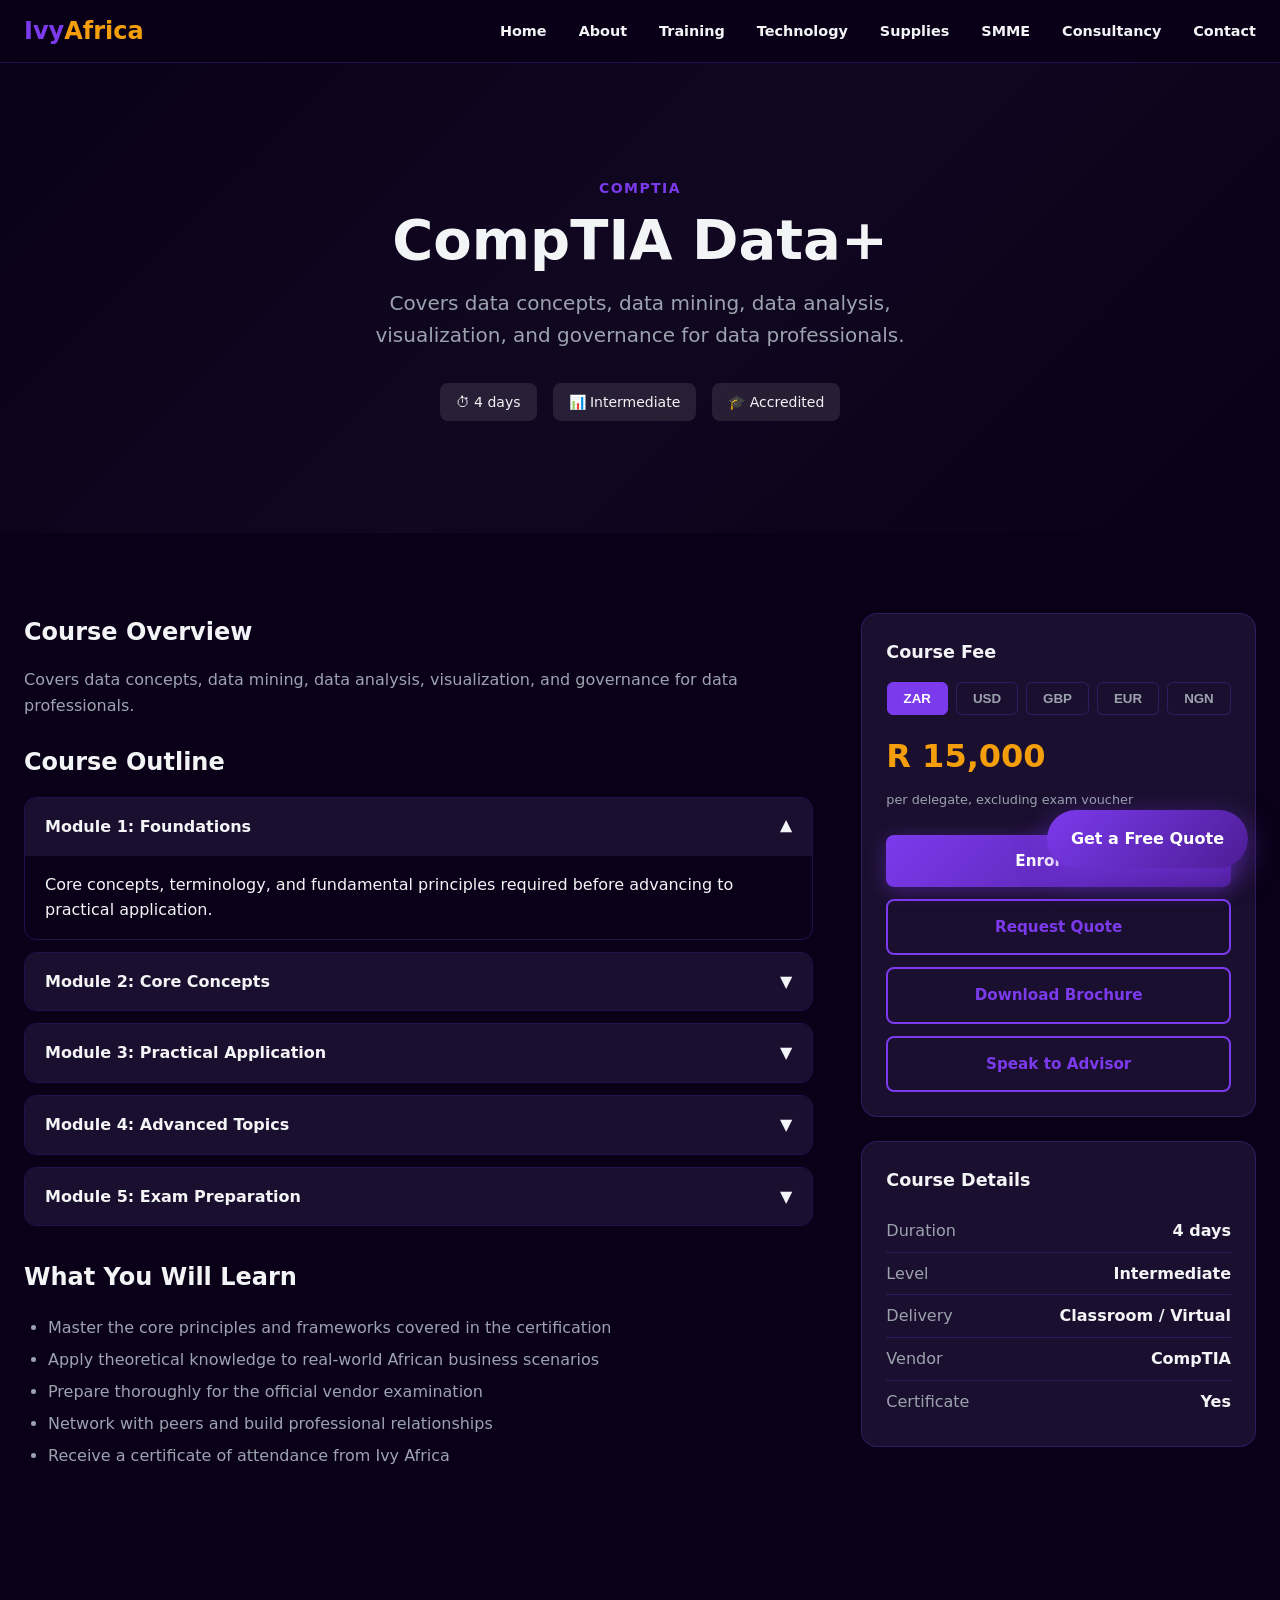
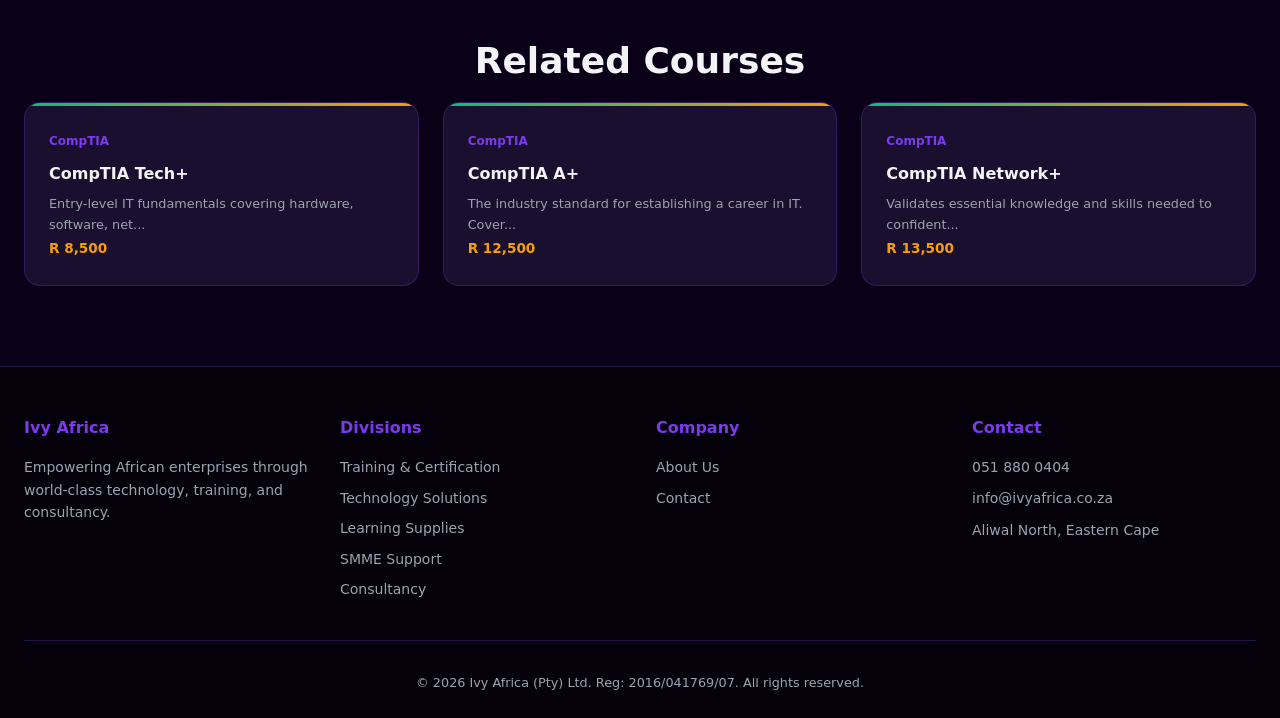
<file: comptia-dataplus.html>
<!DOCTYPE html>
<html lang="en">
<head>
<meta charset="UTF-8">
<meta name="viewport" content="width=device-width, initial-scale=1.0">
<title>CompTIA Data+ | Ivy Africa</title>
<link rel="stylesheet" href="shared.css">
<style></style>
</head>
<body>
<header>
  <div class="nav-inner">
    <a href="index.html" class="logo">Ivy<span>Africa</span></a>
    <button class="mobile-toggle" onclick="document.querySelector('.nav-links').classList.toggle('open')">☰</button>
    <ul class="nav-links">
      <li><a href="index.html">Home</a></li>
      <li><a href="about.html">About</a></li>
      <li><a href="training.html">Training</a></li>
      <li><a href="technology.html">Technology</a></li>
      <li><a href="learning-supplies.html">Supplies</a></li>
      <li><a href="smme.html">SMME</a></li>
      <li><a href="consultancy.html">Consultancy</a></li>
      <li><a href="contact.html">Contact</a></li>
    </ul>
  </div>
</header>
<section class="hero" style="min-height:50vh;">
<video autoplay muted loop playsinline><source src="https://assets.mixkit.co/videos/preview/mixkit-abstract-technology-network-connections-27611-large.mp4" type="video/mp4"></video>
<div class="hero-overlay"></div>
<div class="hero-content">
  <span style="font-size:0.875rem;font-weight:700;text-transform:uppercase;letter-spacing:0.1em;color:var(--accent-violet);">CompTIA</span>
  <h1 style="margin-top:0.5rem;">CompTIA Data+</h1>
  <p>Covers data concepts, data mining, data analysis, visualization, and governance for data professionals.</p>
  <div style="display:flex;gap:1rem;justify-content:center;flex-wrap:wrap;margin-top:1.5rem;">
    <span style="padding:0.5rem 1rem;background:rgba(255,255,255,0.1);border-radius:0.5rem;font-size:0.875rem;">⏱ 4 days</span>
    <span style="padding:0.5rem 1rem;background:rgba(255,255,255,0.1);border-radius:0.5rem;font-size:0.875rem;">📊 Intermediate</span>
    <span style="padding:0.5rem 1rem;background:rgba(255,255,255,0.1);border-radius:0.5rem;font-size:0.875rem;">🎓 Accredited</span>
  </div>
</div>
</section>

<section>
  <div style="display:grid;grid-template-columns:2fr 1fr;gap:3rem;">
    <div>
      <h2 style="font-size:1.5rem;font-weight:800;margin-bottom:1rem;">Course Overview</h2>
      <p style="color:var(--text-muted);margin-bottom:1.5rem;">Covers data concepts, data mining, data analysis, visualization, and governance for data professionals.</p>

      <h2 style="font-size:1.5rem;font-weight:800;margin-bottom:1rem;">Course Outline</h2>
      <div class="accordion-item open">
        <div class="accordion-header">Module 1: Foundations <span class="accordion-icon">▼</span></div>
        <div class="accordion-body">Core concepts, terminology, and fundamental principles required before advancing to practical application.</div>
      </div>
      <div class="accordion-item">
        <div class="accordion-header">Module 2: Core Concepts <span class="accordion-icon">▼</span></div>
        <div class="accordion-body">In-depth exploration of the subject matter with real-world examples and case studies from African enterprises.</div>
      </div>
      <div class="accordion-item">
        <div class="accordion-header">Module 3: Practical Application <span class="accordion-icon">▼</span></div>
        <div class="accordion-body">Hands-on labs, simulations, and exercises designed to build competency in a controlled environment.</div>
      </div>
      <div class="accordion-item">
        <div class="accordion-header">Module 4: Advanced Topics <span class="accordion-icon">▼</span></div>
        <div class="accordion-body">Enterprise-level scenarios, integration with existing systems, and preparation for certification examination.</div>
      </div>
      <div class="accordion-item">
        <div class="accordion-header">Module 5: Exam Preparation <span class="accordion-icon">▼</span></div>
        <div class="accordion-body">Practice questions, mock examinations, study strategies, and final review sessions with certified instructors.</div>
      </div>

      <h2 style="font-size:1.5rem;font-weight:800;margin:2rem 0 1rem;">What You Will Learn</h2>
      <ul style="color:var(--text-muted);padding-left:1.5rem;line-height:2;">
        <li>Master the core principles and frameworks covered in the certification</li>
        <li>Apply theoretical knowledge to real-world African business scenarios</li>
        <li>Prepare thoroughly for the official vendor examination</li>
        <li>Network with peers and build professional relationships</li>
        <li>Receive a certificate of attendance from Ivy Africa</li>
      </ul>
    </div>

    <div style="position:sticky;top:100px;align-self:start;">
      <div style="background:var(--bg-card);border:1px solid var(--border);border-radius:1rem;padding:1.5rem;margin-bottom:1.5rem;">
        <h3 style="margin-bottom:1rem;font-size:1.1rem;">Course Fee</h3>
        <div class="currency-switcher"><button class="currency-btn active" onclick="switchCurrency('ZAR',this)">ZAR</button><button class="currency-btn " onclick="switchCurrency('USD',this)">USD</button><button class="currency-btn " onclick="switchCurrency('GBP',this)">GBP</button><button class="currency-btn " onclick="switchCurrency('EUR',this)">EUR</button><button class="currency-btn " onclick="switchCurrency('NGN',this)">NGN</button></div>
        <div class="price-display" data-currency="ZAR" style="display:block;font-size:2rem;font-weight:800;color:var(--accent-gold);">R 15,000</div><div class="price-display" data-currency="USD" style="display:none;font-size:2rem;font-weight:800;color:var(--accent-gold);">$ 825</div><div class="price-display" data-currency="GBP" style="display:none;font-size:2rem;font-weight:800;color:var(--accent-gold);">£ 650</div><div class="price-display" data-currency="EUR" style="display:none;font-size:2rem;font-weight:800;color:var(--accent-gold);">€ 765</div><div class="price-display" data-currency="NGN" style="display:none;font-size:2rem;font-weight:800;color:var(--accent-gold);">₦ 1,260,000</div>
        <p style="color:var(--text-muted);font-size:0.8rem;margin-top:0.5rem;">per delegate, excluding exam voucher</p>
        <div style="display:flex;flex-direction:column;gap:0.75rem;margin-top:1.5rem;">
          <a href="contact.html" class="btn btn-primary" style="width:100%;justify-content:center;">Enrol Now</a>
          <a href="contact.html" class="btn btn-outline" style="width:100%;justify-content:center;">Request Quote</a>
          <a href="contact.html" class="btn btn-outline" style="width:100%;justify-content:center;">Download Brochure</a>
          <a href="contact.html" class="btn btn-outline" style="width:100%;justify-content:center;">Speak to Advisor</a>
        </div>
      </div>

      <div style="background:var(--bg-card);border:1px solid var(--border);border-radius:1rem;padding:1.5rem;">
        <h3 style="margin-bottom:1rem;font-size:1.1rem;">Course Details</h3>
        <div style="display:flex;justify-content:space-between;padding:0.5rem 0;border-bottom:1px solid var(--border);"><span style="color:var(--text-muted);">Duration</span><span style="font-weight:600;">4 days</span></div>
        <div style="display:flex;justify-content:space-between;padding:0.5rem 0;border-bottom:1px solid var(--border);"><span style="color:var(--text-muted);">Level</span><span style="font-weight:600;">Intermediate</span></div>
        <div style="display:flex;justify-content:space-between;padding:0.5rem 0;border-bottom:1px solid var(--border);"><span style="color:var(--text-muted);">Delivery</span><span style="font-weight:600;">Classroom / Virtual</span></div>
        <div style="display:flex;justify-content:space-between;padding:0.5rem 0;border-bottom:1px solid var(--border);"><span style="color:var(--text-muted);">Vendor</span><span style="font-weight:600;">CompTIA</span></div>
        <div style="display:flex;justify-content:space-between;padding:0.5rem 0;"><span style="color:var(--text-muted);">Certificate</span><span style="font-weight:600;">Yes</span></div>
      </div>
    </div>
  </div>
</section>

<section>
  <h2 class="section-title">Related Courses</h2>
  <div class="card-grid" style="grid-template-columns:repeat(auto-fit,minmax(250px,1fr));">
    <a href="comptia-techplus.html" class="card" style="text-decoration:none;">
      <span style="font-size:0.75rem;color:var(--accent-violet);font-weight:700;">CompTIA</span>
      <h4 style="margin:0.5rem 0;font-size:1rem;">CompTIA Tech+</h4>
      <p style="font-size:0.8rem;color:var(--text-muted);">Entry-level IT fundamentals covering hardware, software, net...</p>
      <span style="color:var(--accent-gold);font-weight:700;font-size:0.85rem;">R 8,500</span>
    </a><a href="comptia-aplus.html" class="card" style="text-decoration:none;">
      <span style="font-size:0.75rem;color:var(--accent-violet);font-weight:700;">CompTIA</span>
      <h4 style="margin:0.5rem 0;font-size:1rem;">CompTIA A+</h4>
      <p style="font-size:0.8rem;color:var(--text-muted);">The industry standard for establishing a career in IT. Cover...</p>
      <span style="color:var(--accent-gold);font-weight:700;font-size:0.85rem;">R 12,500</span>
    </a><a href="comptia-networkplus.html" class="card" style="text-decoration:none;">
      <span style="font-size:0.75rem;color:var(--accent-violet);font-weight:700;">CompTIA</span>
      <h4 style="margin:0.5rem 0;font-size:1rem;">CompTIA Network+</h4>
      <p style="font-size:0.8rem;color:var(--text-muted);">Validates essential knowledge and skills needed to confident...</p>
      <span style="color:var(--accent-gold);font-weight:700;font-size:0.85rem;">R 13,500</span>
    </a>
  </div>
</section>

<script>
function switchCurrency(curr, btn) {
  document.querySelectorAll('.price-display').forEach(p => p.style.display = 'none');
  document.querySelectorAll('.price-display[data-currency="' + curr + '"]').forEach(p => p.style.display = 'block');
  document.querySelectorAll('.currency-btn').forEach(b => b.classList.remove('active'));
  btn.classList.add('active');
}
</script>
<footer>
  <div class="footer-inner">
    <div class="footer-col">
      <h4>Ivy Africa</h4>
      <p style="color:var(--text-muted);font-size:0.875rem;">Empowering African enterprises through world-class technology, training, and consultancy.</p>
    </div>
    <div class="footer-col">
      <h4>Divisions</h4>
      <a href="training.html">Training & Certification</a>
      <a href="technology.html">Technology Solutions</a>
      <a href="learning-supplies.html">Learning Supplies</a>
      <a href="smme.html">SMME Support</a>
      <a href="consultancy.html">Consultancy</a>
    </div>
    <div class="footer-col">
      <h4>Company</h4>
      <a href="about.html">About Us</a>
      <a href="contact.html">Contact</a>
    </div>
    <div class="footer-col">
      <h4>Contact</h4>
      <a href="tel:0518800404">051 880 0404</a>
      <a href="mailto:info@ivyafrica.co.za">info@ivyafrica.co.za</a>
      <span style="color:var(--text-muted);font-size:0.875rem;">Aliwal North, Eastern Cape</span>
    </div>
  </div>
  <div class="footer-bottom">
    <p>© 2026 Ivy Africa (Pty) Ltd. Reg: 2016/041769/07. All rights reserved.</p>
  </div>
</footer>
<a href="contact.html" class="floating-cta">Get a Free Quote</a>
<script>
document.querySelectorAll('.accordion-header').forEach(h=>{
  h.addEventListener('click',()=>{ h.parentElement.classList.toggle('open'); });
});
</script>
</body>
</html>
</file>
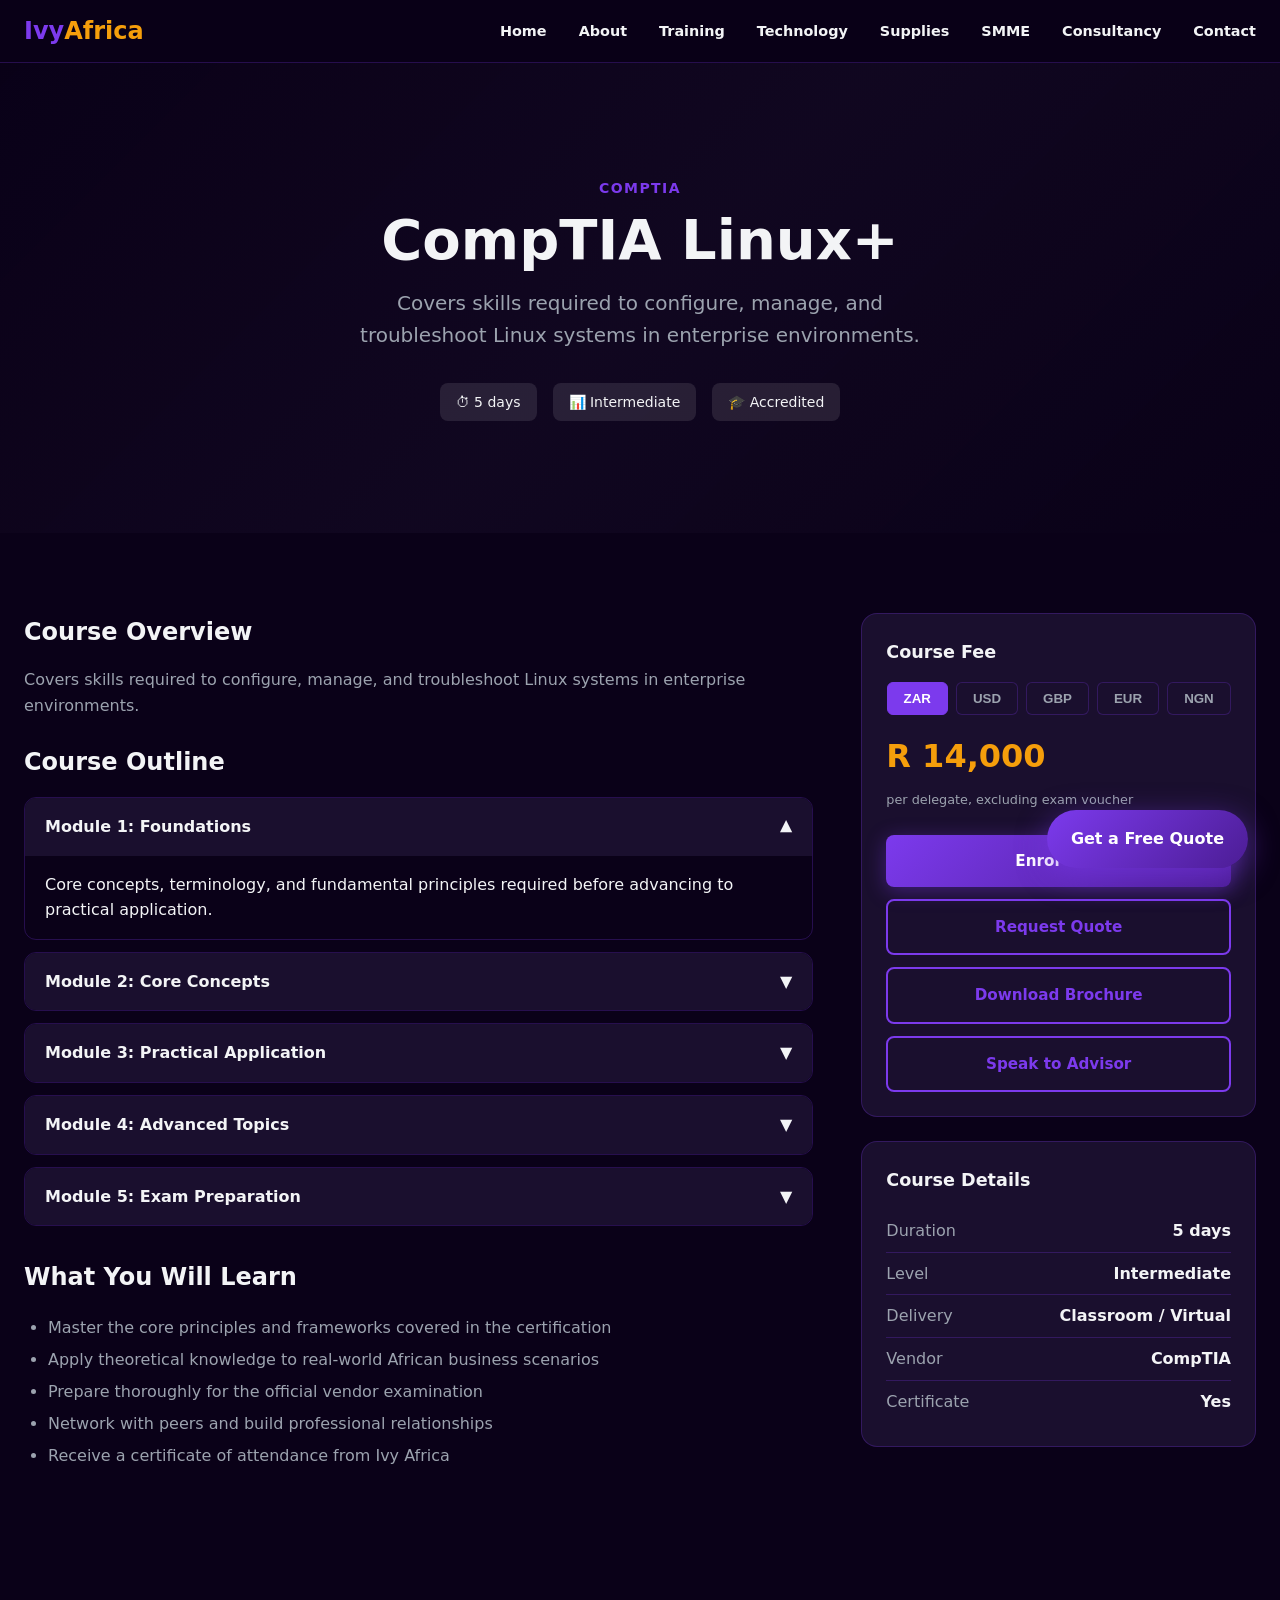
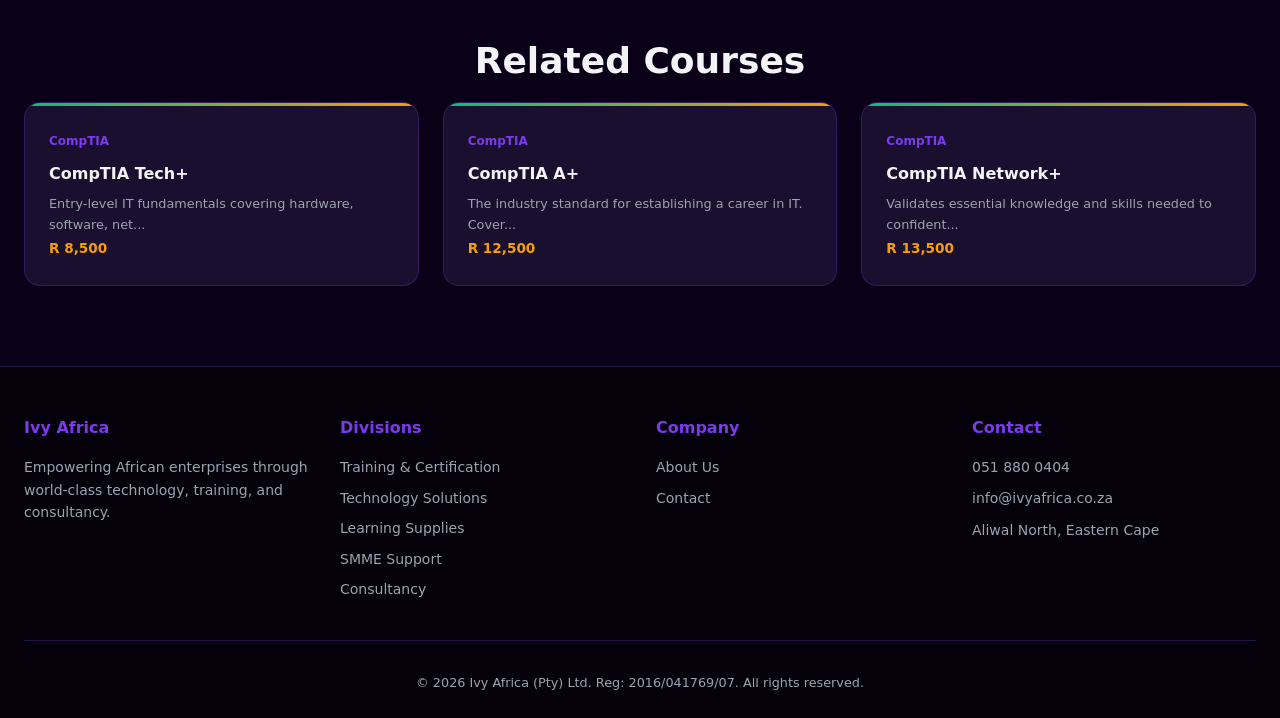
<file: comptia-linuxplus.html>
<!DOCTYPE html>
<html lang="en">
<head>
<meta charset="UTF-8">
<meta name="viewport" content="width=device-width, initial-scale=1.0">
<title>CompTIA Linux+ | Ivy Africa</title>
<link rel="stylesheet" href="shared.css">
<style></style>
</head>
<body>
<header>
  <div class="nav-inner">
    <a href="index.html" class="logo">Ivy<span>Africa</span></a>
    <button class="mobile-toggle" onclick="document.querySelector('.nav-links').classList.toggle('open')">☰</button>
    <ul class="nav-links">
      <li><a href="index.html">Home</a></li>
      <li><a href="about.html">About</a></li>
      <li><a href="training.html">Training</a></li>
      <li><a href="technology.html">Technology</a></li>
      <li><a href="learning-supplies.html">Supplies</a></li>
      <li><a href="smme.html">SMME</a></li>
      <li><a href="consultancy.html">Consultancy</a></li>
      <li><a href="contact.html">Contact</a></li>
    </ul>
  </div>
</header>
<section class="hero" style="min-height:50vh;">
<video autoplay muted loop playsinline><source src="https://assets.mixkit.co/videos/preview/mixkit-abstract-technology-network-connections-27611-large.mp4" type="video/mp4"></video>
<div class="hero-overlay"></div>
<div class="hero-content">
  <span style="font-size:0.875rem;font-weight:700;text-transform:uppercase;letter-spacing:0.1em;color:var(--accent-violet);">CompTIA</span>
  <h1 style="margin-top:0.5rem;">CompTIA Linux+</h1>
  <p>Covers skills required to configure, manage, and troubleshoot Linux systems in enterprise environments.</p>
  <div style="display:flex;gap:1rem;justify-content:center;flex-wrap:wrap;margin-top:1.5rem;">
    <span style="padding:0.5rem 1rem;background:rgba(255,255,255,0.1);border-radius:0.5rem;font-size:0.875rem;">⏱ 5 days</span>
    <span style="padding:0.5rem 1rem;background:rgba(255,255,255,0.1);border-radius:0.5rem;font-size:0.875rem;">📊 Intermediate</span>
    <span style="padding:0.5rem 1rem;background:rgba(255,255,255,0.1);border-radius:0.5rem;font-size:0.875rem;">🎓 Accredited</span>
  </div>
</div>
</section>

<section>
  <div style="display:grid;grid-template-columns:2fr 1fr;gap:3rem;">
    <div>
      <h2 style="font-size:1.5rem;font-weight:800;margin-bottom:1rem;">Course Overview</h2>
      <p style="color:var(--text-muted);margin-bottom:1.5rem;">Covers skills required to configure, manage, and troubleshoot Linux systems in enterprise environments.</p>

      <h2 style="font-size:1.5rem;font-weight:800;margin-bottom:1rem;">Course Outline</h2>
      <div class="accordion-item open">
        <div class="accordion-header">Module 1: Foundations <span class="accordion-icon">▼</span></div>
        <div class="accordion-body">Core concepts, terminology, and fundamental principles required before advancing to practical application.</div>
      </div>
      <div class="accordion-item">
        <div class="accordion-header">Module 2: Core Concepts <span class="accordion-icon">▼</span></div>
        <div class="accordion-body">In-depth exploration of the subject matter with real-world examples and case studies from African enterprises.</div>
      </div>
      <div class="accordion-item">
        <div class="accordion-header">Module 3: Practical Application <span class="accordion-icon">▼</span></div>
        <div class="accordion-body">Hands-on labs, simulations, and exercises designed to build competency in a controlled environment.</div>
      </div>
      <div class="accordion-item">
        <div class="accordion-header">Module 4: Advanced Topics <span class="accordion-icon">▼</span></div>
        <div class="accordion-body">Enterprise-level scenarios, integration with existing systems, and preparation for certification examination.</div>
      </div>
      <div class="accordion-item">
        <div class="accordion-header">Module 5: Exam Preparation <span class="accordion-icon">▼</span></div>
        <div class="accordion-body">Practice questions, mock examinations, study strategies, and final review sessions with certified instructors.</div>
      </div>

      <h2 style="font-size:1.5rem;font-weight:800;margin:2rem 0 1rem;">What You Will Learn</h2>
      <ul style="color:var(--text-muted);padding-left:1.5rem;line-height:2;">
        <li>Master the core principles and frameworks covered in the certification</li>
        <li>Apply theoretical knowledge to real-world African business scenarios</li>
        <li>Prepare thoroughly for the official vendor examination</li>
        <li>Network with peers and build professional relationships</li>
        <li>Receive a certificate of attendance from Ivy Africa</li>
      </ul>
    </div>

    <div style="position:sticky;top:100px;align-self:start;">
      <div style="background:var(--bg-card);border:1px solid var(--border);border-radius:1rem;padding:1.5rem;margin-bottom:1.5rem;">
        <h3 style="margin-bottom:1rem;font-size:1.1rem;">Course Fee</h3>
        <div class="currency-switcher"><button class="currency-btn active" onclick="switchCurrency('ZAR',this)">ZAR</button><button class="currency-btn " onclick="switchCurrency('USD',this)">USD</button><button class="currency-btn " onclick="switchCurrency('GBP',this)">GBP</button><button class="currency-btn " onclick="switchCurrency('EUR',this)">EUR</button><button class="currency-btn " onclick="switchCurrency('NGN',this)">NGN</button></div>
        <div class="price-display" data-currency="ZAR" style="display:block;font-size:2rem;font-weight:800;color:var(--accent-gold);">R 14,000</div><div class="price-display" data-currency="USD" style="display:none;font-size:2rem;font-weight:800;color:var(--accent-gold);">$ 770</div><div class="price-display" data-currency="GBP" style="display:none;font-size:2rem;font-weight:800;color:var(--accent-gold);">£ 610</div><div class="price-display" data-currency="EUR" style="display:none;font-size:2rem;font-weight:800;color:var(--accent-gold);">€ 715</div><div class="price-display" data-currency="NGN" style="display:none;font-size:2rem;font-weight:800;color:var(--accent-gold);">₦ 1,180,000</div>
        <p style="color:var(--text-muted);font-size:0.8rem;margin-top:0.5rem;">per delegate, excluding exam voucher</p>
        <div style="display:flex;flex-direction:column;gap:0.75rem;margin-top:1.5rem;">
          <a href="contact.html" class="btn btn-primary" style="width:100%;justify-content:center;">Enrol Now</a>
          <a href="contact.html" class="btn btn-outline" style="width:100%;justify-content:center;">Request Quote</a>
          <a href="contact.html" class="btn btn-outline" style="width:100%;justify-content:center;">Download Brochure</a>
          <a href="contact.html" class="btn btn-outline" style="width:100%;justify-content:center;">Speak to Advisor</a>
        </div>
      </div>

      <div style="background:var(--bg-card);border:1px solid var(--border);border-radius:1rem;padding:1.5rem;">
        <h3 style="margin-bottom:1rem;font-size:1.1rem;">Course Details</h3>
        <div style="display:flex;justify-content:space-between;padding:0.5rem 0;border-bottom:1px solid var(--border);"><span style="color:var(--text-muted);">Duration</span><span style="font-weight:600;">5 days</span></div>
        <div style="display:flex;justify-content:space-between;padding:0.5rem 0;border-bottom:1px solid var(--border);"><span style="color:var(--text-muted);">Level</span><span style="font-weight:600;">Intermediate</span></div>
        <div style="display:flex;justify-content:space-between;padding:0.5rem 0;border-bottom:1px solid var(--border);"><span style="color:var(--text-muted);">Delivery</span><span style="font-weight:600;">Classroom / Virtual</span></div>
        <div style="display:flex;justify-content:space-between;padding:0.5rem 0;border-bottom:1px solid var(--border);"><span style="color:var(--text-muted);">Vendor</span><span style="font-weight:600;">CompTIA</span></div>
        <div style="display:flex;justify-content:space-between;padding:0.5rem 0;"><span style="color:var(--text-muted);">Certificate</span><span style="font-weight:600;">Yes</span></div>
      </div>
    </div>
  </div>
</section>

<section>
  <h2 class="section-title">Related Courses</h2>
  <div class="card-grid" style="grid-template-columns:repeat(auto-fit,minmax(250px,1fr));">
    <a href="comptia-techplus.html" class="card" style="text-decoration:none;">
      <span style="font-size:0.75rem;color:var(--accent-violet);font-weight:700;">CompTIA</span>
      <h4 style="margin:0.5rem 0;font-size:1rem;">CompTIA Tech+</h4>
      <p style="font-size:0.8rem;color:var(--text-muted);">Entry-level IT fundamentals covering hardware, software, net...</p>
      <span style="color:var(--accent-gold);font-weight:700;font-size:0.85rem;">R 8,500</span>
    </a><a href="comptia-aplus.html" class="card" style="text-decoration:none;">
      <span style="font-size:0.75rem;color:var(--accent-violet);font-weight:700;">CompTIA</span>
      <h4 style="margin:0.5rem 0;font-size:1rem;">CompTIA A+</h4>
      <p style="font-size:0.8rem;color:var(--text-muted);">The industry standard for establishing a career in IT. Cover...</p>
      <span style="color:var(--accent-gold);font-weight:700;font-size:0.85rem;">R 12,500</span>
    </a><a href="comptia-networkplus.html" class="card" style="text-decoration:none;">
      <span style="font-size:0.75rem;color:var(--accent-violet);font-weight:700;">CompTIA</span>
      <h4 style="margin:0.5rem 0;font-size:1rem;">CompTIA Network+</h4>
      <p style="font-size:0.8rem;color:var(--text-muted);">Validates essential knowledge and skills needed to confident...</p>
      <span style="color:var(--accent-gold);font-weight:700;font-size:0.85rem;">R 13,500</span>
    </a>
  </div>
</section>

<script>
function switchCurrency(curr, btn) {
  document.querySelectorAll('.price-display').forEach(p => p.style.display = 'none');
  document.querySelectorAll('.price-display[data-currency="' + curr + '"]').forEach(p => p.style.display = 'block');
  document.querySelectorAll('.currency-btn').forEach(b => b.classList.remove('active'));
  btn.classList.add('active');
}
</script>
<footer>
  <div class="footer-inner">
    <div class="footer-col">
      <h4>Ivy Africa</h4>
      <p style="color:var(--text-muted);font-size:0.875rem;">Empowering African enterprises through world-class technology, training, and consultancy.</p>
    </div>
    <div class="footer-col">
      <h4>Divisions</h4>
      <a href="training.html">Training & Certification</a>
      <a href="technology.html">Technology Solutions</a>
      <a href="learning-supplies.html">Learning Supplies</a>
      <a href="smme.html">SMME Support</a>
      <a href="consultancy.html">Consultancy</a>
    </div>
    <div class="footer-col">
      <h4>Company</h4>
      <a href="about.html">About Us</a>
      <a href="contact.html">Contact</a>
    </div>
    <div class="footer-col">
      <h4>Contact</h4>
      <a href="tel:0518800404">051 880 0404</a>
      <a href="mailto:info@ivyafrica.co.za">info@ivyafrica.co.za</a>
      <span style="color:var(--text-muted);font-size:0.875rem;">Aliwal North, Eastern Cape</span>
    </div>
  </div>
  <div class="footer-bottom">
    <p>© 2026 Ivy Africa (Pty) Ltd. Reg: 2016/041769/07. All rights reserved.</p>
  </div>
</footer>
<a href="contact.html" class="floating-cta">Get a Free Quote</a>
<script>
document.querySelectorAll('.accordion-header').forEach(h=>{
  h.addEventListener('click',()=>{ h.parentElement.classList.toggle('open'); });
});
</script>
</body>
</html>
</file>
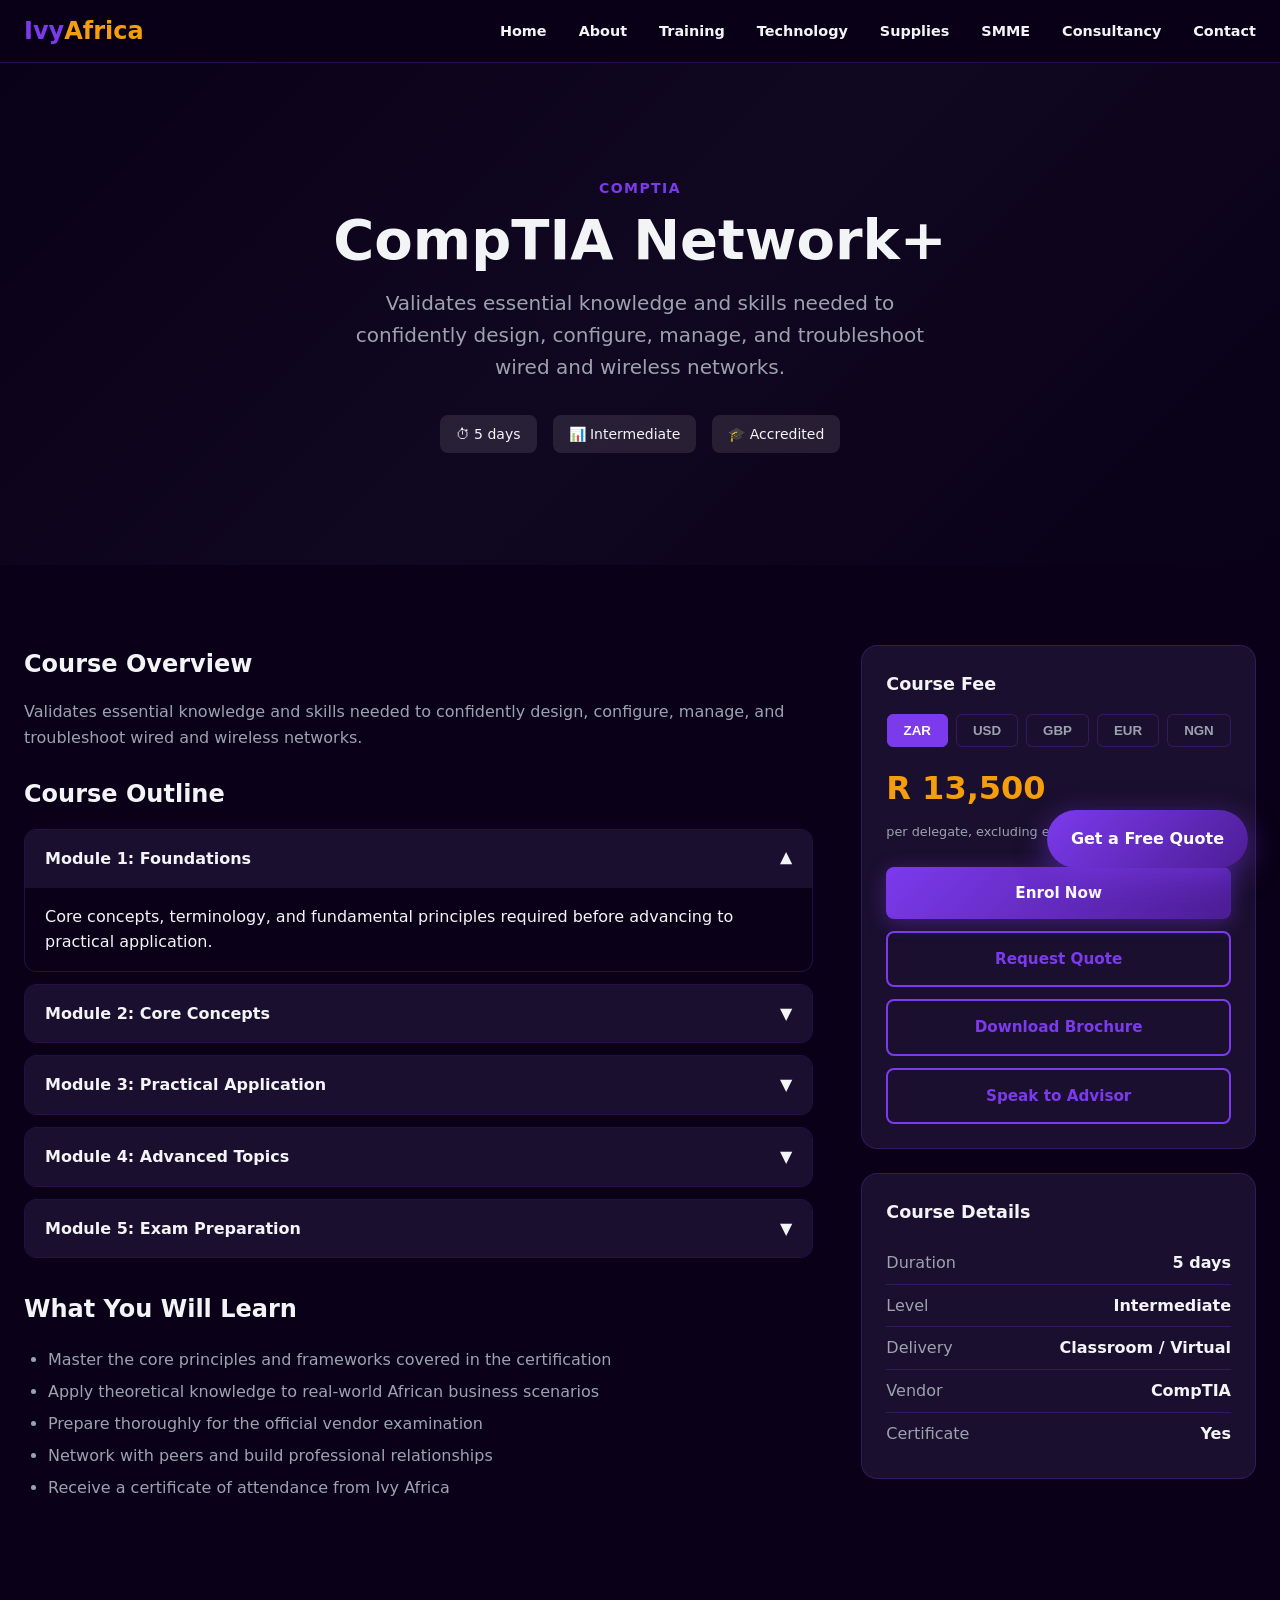
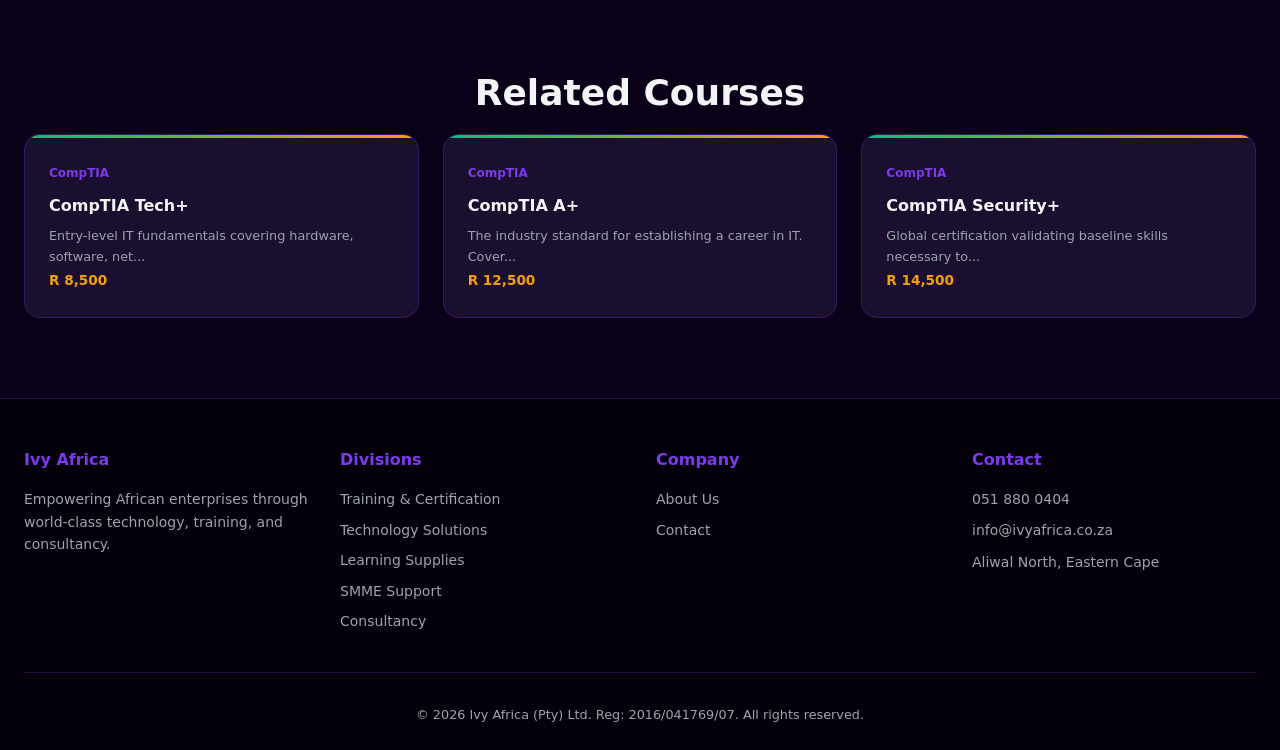
<file: comptia-networkplus.html>
<!DOCTYPE html>
<html lang="en">
<head>
<meta charset="UTF-8">
<meta name="viewport" content="width=device-width, initial-scale=1.0">
<title>CompTIA Network+ | Ivy Africa</title>
<link rel="stylesheet" href="shared.css">
<style></style>
</head>
<body>
<header>
  <div class="nav-inner">
    <a href="index.html" class="logo">Ivy<span>Africa</span></a>
    <button class="mobile-toggle" onclick="document.querySelector('.nav-links').classList.toggle('open')">☰</button>
    <ul class="nav-links">
      <li><a href="index.html">Home</a></li>
      <li><a href="about.html">About</a></li>
      <li><a href="training.html">Training</a></li>
      <li><a href="technology.html">Technology</a></li>
      <li><a href="learning-supplies.html">Supplies</a></li>
      <li><a href="smme.html">SMME</a></li>
      <li><a href="consultancy.html">Consultancy</a></li>
      <li><a href="contact.html">Contact</a></li>
    </ul>
  </div>
</header>
<section class="hero" style="min-height:50vh;">
<video autoplay muted loop playsinline><source src="https://assets.mixkit.co/videos/preview/mixkit-abstract-technology-network-connections-27611-large.mp4" type="video/mp4"></video>
<div class="hero-overlay"></div>
<div class="hero-content">
  <span style="font-size:0.875rem;font-weight:700;text-transform:uppercase;letter-spacing:0.1em;color:var(--accent-violet);">CompTIA</span>
  <h1 style="margin-top:0.5rem;">CompTIA Network+</h1>
  <p>Validates essential knowledge and skills needed to confidently design, configure, manage, and troubleshoot wired and wireless networks.</p>
  <div style="display:flex;gap:1rem;justify-content:center;flex-wrap:wrap;margin-top:1.5rem;">
    <span style="padding:0.5rem 1rem;background:rgba(255,255,255,0.1);border-radius:0.5rem;font-size:0.875rem;">⏱ 5 days</span>
    <span style="padding:0.5rem 1rem;background:rgba(255,255,255,0.1);border-radius:0.5rem;font-size:0.875rem;">📊 Intermediate</span>
    <span style="padding:0.5rem 1rem;background:rgba(255,255,255,0.1);border-radius:0.5rem;font-size:0.875rem;">🎓 Accredited</span>
  </div>
</div>
</section>

<section>
  <div style="display:grid;grid-template-columns:2fr 1fr;gap:3rem;">
    <div>
      <h2 style="font-size:1.5rem;font-weight:800;margin-bottom:1rem;">Course Overview</h2>
      <p style="color:var(--text-muted);margin-bottom:1.5rem;">Validates essential knowledge and skills needed to confidently design, configure, manage, and troubleshoot wired and wireless networks.</p>

      <h2 style="font-size:1.5rem;font-weight:800;margin-bottom:1rem;">Course Outline</h2>
      <div class="accordion-item open">
        <div class="accordion-header">Module 1: Foundations <span class="accordion-icon">▼</span></div>
        <div class="accordion-body">Core concepts, terminology, and fundamental principles required before advancing to practical application.</div>
      </div>
      <div class="accordion-item">
        <div class="accordion-header">Module 2: Core Concepts <span class="accordion-icon">▼</span></div>
        <div class="accordion-body">In-depth exploration of the subject matter with real-world examples and case studies from African enterprises.</div>
      </div>
      <div class="accordion-item">
        <div class="accordion-header">Module 3: Practical Application <span class="accordion-icon">▼</span></div>
        <div class="accordion-body">Hands-on labs, simulations, and exercises designed to build competency in a controlled environment.</div>
      </div>
      <div class="accordion-item">
        <div class="accordion-header">Module 4: Advanced Topics <span class="accordion-icon">▼</span></div>
        <div class="accordion-body">Enterprise-level scenarios, integration with existing systems, and preparation for certification examination.</div>
      </div>
      <div class="accordion-item">
        <div class="accordion-header">Module 5: Exam Preparation <span class="accordion-icon">▼</span></div>
        <div class="accordion-body">Practice questions, mock examinations, study strategies, and final review sessions with certified instructors.</div>
      </div>

      <h2 style="font-size:1.5rem;font-weight:800;margin:2rem 0 1rem;">What You Will Learn</h2>
      <ul style="color:var(--text-muted);padding-left:1.5rem;line-height:2;">
        <li>Master the core principles and frameworks covered in the certification</li>
        <li>Apply theoretical knowledge to real-world African business scenarios</li>
        <li>Prepare thoroughly for the official vendor examination</li>
        <li>Network with peers and build professional relationships</li>
        <li>Receive a certificate of attendance from Ivy Africa</li>
      </ul>
    </div>

    <div style="position:sticky;top:100px;align-self:start;">
      <div style="background:var(--bg-card);border:1px solid var(--border);border-radius:1rem;padding:1.5rem;margin-bottom:1.5rem;">
        <h3 style="margin-bottom:1rem;font-size:1.1rem;">Course Fee</h3>
        <div class="currency-switcher"><button class="currency-btn active" onclick="switchCurrency('ZAR',this)">ZAR</button><button class="currency-btn " onclick="switchCurrency('USD',this)">USD</button><button class="currency-btn " onclick="switchCurrency('GBP',this)">GBP</button><button class="currency-btn " onclick="switchCurrency('EUR',this)">EUR</button><button class="currency-btn " onclick="switchCurrency('NGN',this)">NGN</button></div>
        <div class="price-display" data-currency="ZAR" style="display:block;font-size:2rem;font-weight:800;color:var(--accent-gold);">R 13,500</div><div class="price-display" data-currency="USD" style="display:none;font-size:2rem;font-weight:800;color:var(--accent-gold);">$ 745</div><div class="price-display" data-currency="GBP" style="display:none;font-size:2rem;font-weight:800;color:var(--accent-gold);">£ 590</div><div class="price-display" data-currency="EUR" style="display:none;font-size:2rem;font-weight:800;color:var(--accent-gold);">€ 690</div><div class="price-display" data-currency="NGN" style="display:none;font-size:2rem;font-weight:800;color:var(--accent-gold);">₦ 1,135,000</div>
        <p style="color:var(--text-muted);font-size:0.8rem;margin-top:0.5rem;">per delegate, excluding exam voucher</p>
        <div style="display:flex;flex-direction:column;gap:0.75rem;margin-top:1.5rem;">
          <a href="contact.html" class="btn btn-primary" style="width:100%;justify-content:center;">Enrol Now</a>
          <a href="contact.html" class="btn btn-outline" style="width:100%;justify-content:center;">Request Quote</a>
          <a href="contact.html" class="btn btn-outline" style="width:100%;justify-content:center;">Download Brochure</a>
          <a href="contact.html" class="btn btn-outline" style="width:100%;justify-content:center;">Speak to Advisor</a>
        </div>
      </div>

      <div style="background:var(--bg-card);border:1px solid var(--border);border-radius:1rem;padding:1.5rem;">
        <h3 style="margin-bottom:1rem;font-size:1.1rem;">Course Details</h3>
        <div style="display:flex;justify-content:space-between;padding:0.5rem 0;border-bottom:1px solid var(--border);"><span style="color:var(--text-muted);">Duration</span><span style="font-weight:600;">5 days</span></div>
        <div style="display:flex;justify-content:space-between;padding:0.5rem 0;border-bottom:1px solid var(--border);"><span style="color:var(--text-muted);">Level</span><span style="font-weight:600;">Intermediate</span></div>
        <div style="display:flex;justify-content:space-between;padding:0.5rem 0;border-bottom:1px solid var(--border);"><span style="color:var(--text-muted);">Delivery</span><span style="font-weight:600;">Classroom / Virtual</span></div>
        <div style="display:flex;justify-content:space-between;padding:0.5rem 0;border-bottom:1px solid var(--border);"><span style="color:var(--text-muted);">Vendor</span><span style="font-weight:600;">CompTIA</span></div>
        <div style="display:flex;justify-content:space-between;padding:0.5rem 0;"><span style="color:var(--text-muted);">Certificate</span><span style="font-weight:600;">Yes</span></div>
      </div>
    </div>
  </div>
</section>

<section>
  <h2 class="section-title">Related Courses</h2>
  <div class="card-grid" style="grid-template-columns:repeat(auto-fit,minmax(250px,1fr));">
    <a href="comptia-techplus.html" class="card" style="text-decoration:none;">
      <span style="font-size:0.75rem;color:var(--accent-violet);font-weight:700;">CompTIA</span>
      <h4 style="margin:0.5rem 0;font-size:1rem;">CompTIA Tech+</h4>
      <p style="font-size:0.8rem;color:var(--text-muted);">Entry-level IT fundamentals covering hardware, software, net...</p>
      <span style="color:var(--accent-gold);font-weight:700;font-size:0.85rem;">R 8,500</span>
    </a><a href="comptia-aplus.html" class="card" style="text-decoration:none;">
      <span style="font-size:0.75rem;color:var(--accent-violet);font-weight:700;">CompTIA</span>
      <h4 style="margin:0.5rem 0;font-size:1rem;">CompTIA A+</h4>
      <p style="font-size:0.8rem;color:var(--text-muted);">The industry standard for establishing a career in IT. Cover...</p>
      <span style="color:var(--accent-gold);font-weight:700;font-size:0.85rem;">R 12,500</span>
    </a><a href="comptia-securityplus.html" class="card" style="text-decoration:none;">
      <span style="font-size:0.75rem;color:var(--accent-violet);font-weight:700;">CompTIA</span>
      <h4 style="margin:0.5rem 0;font-size:1rem;">CompTIA Security+</h4>
      <p style="font-size:0.8rem;color:var(--text-muted);">Global certification validating baseline skills necessary to...</p>
      <span style="color:var(--accent-gold);font-weight:700;font-size:0.85rem;">R 14,500</span>
    </a>
  </div>
</section>

<script>
function switchCurrency(curr, btn) {
  document.querySelectorAll('.price-display').forEach(p => p.style.display = 'none');
  document.querySelectorAll('.price-display[data-currency="' + curr + '"]').forEach(p => p.style.display = 'block');
  document.querySelectorAll('.currency-btn').forEach(b => b.classList.remove('active'));
  btn.classList.add('active');
}
</script>
<footer>
  <div class="footer-inner">
    <div class="footer-col">
      <h4>Ivy Africa</h4>
      <p style="color:var(--text-muted);font-size:0.875rem;">Empowering African enterprises through world-class technology, training, and consultancy.</p>
    </div>
    <div class="footer-col">
      <h4>Divisions</h4>
      <a href="training.html">Training & Certification</a>
      <a href="technology.html">Technology Solutions</a>
      <a href="learning-supplies.html">Learning Supplies</a>
      <a href="smme.html">SMME Support</a>
      <a href="consultancy.html">Consultancy</a>
    </div>
    <div class="footer-col">
      <h4>Company</h4>
      <a href="about.html">About Us</a>
      <a href="contact.html">Contact</a>
    </div>
    <div class="footer-col">
      <h4>Contact</h4>
      <a href="tel:0518800404">051 880 0404</a>
      <a href="mailto:info@ivyafrica.co.za">info@ivyafrica.co.za</a>
      <span style="color:var(--text-muted);font-size:0.875rem;">Aliwal North, Eastern Cape</span>
    </div>
  </div>
  <div class="footer-bottom">
    <p>© 2026 Ivy Africa (Pty) Ltd. Reg: 2016/041769/07. All rights reserved.</p>
  </div>
</footer>
<a href="contact.html" class="floating-cta">Get a Free Quote</a>
<script>
document.querySelectorAll('.accordion-header').forEach(h=>{
  h.addEventListener('click',()=>{ h.parentElement.classList.toggle('open'); });
});
</script>
</body>
</html>
</file>
<file: shared.css>
:root {
  --bg-deep: #0a0118;
  --bg-panel: #120822;
  --bg-card: #1a0f2e;
  --accent-violet: #7c3aed;
  --accent-gold: #f59e0b;
  --accent-green: #10b981;
  --text-main: #f3f4f6;
  --text-muted: #9ca3af;
  --border: rgba(124,58,237,0.25);
  --shadow: 0 8px 32px rgba(0,0,0,0.5);
}
* { margin:0; padding:0; box-sizing:border-box; }
html { scroll-behavior:smooth; }
body {
  font-family: 'Segoe UI', system-ui, sans-serif;
  background: var(--bg-deep);
  color: var(--text-main);
  line-height:1.6;
  overflow-x:hidden;
}
a { color: inherit; text-decoration:none; cursor:pointer; }
img { max-width:100%; display:block; }

/* Header */
header {
  position:sticky; top:0; z-index:100;
  background: rgba(10,1,24,0.85);
  backdrop-filter: blur(16px);
  border-bottom: 1px solid var(--border);
}
.nav-inner {
  max-width:1280px; margin:0 auto;
  display:flex; align-items:center; justify-content:space-between;
  padding: 0.75rem 1.5rem;
}
.logo { font-size:1.5rem; font-weight:800; color: var(--accent-violet); }
.logo span { color: var(--accent-gold); }
.nav-links { display:flex; gap:2rem; list-style:none; }
.nav-links a { font-weight:600; font-size:0.9rem; position:relative; padding:0.25rem 0; }
.nav-links a::after {
  content:''; position:absolute; bottom:0; left:0; width:0; height:2px;
  background: linear-gradient(90deg, var(--accent-violet), var(--accent-gold));
  transition: width 0.3s;
}
.nav-links a:hover::after { width:100%; }
.mobile-toggle { display:none; background:none; border:none; color:var(--text-main); font-size:1.5rem; cursor:pointer; }

/* Hero */
.hero {
  position:relative; min-height:70vh; display:flex; align-items:center; justify-content:center;
  overflow:hidden;
}
.hero video, .hero-bg {
  position:absolute; inset:0; width:100%; height:100%; object-fit:cover; z-index:0;
}
.hero-overlay {
  position:absolute; inset:0;
  background: linear-gradient(135deg, rgba(10,1,24,0.92) 0%, rgba(18,8,34,0.85) 50%, rgba(10,1,24,0.95) 100%);
  z-index:1; pointer-events:none;
}
.hero-content { position:relative; z-index:2; text-align:center; max-width:900px; padding:2rem; }
.hero h1 { font-size: clamp(2rem, 5vw, 3.5rem); font-weight:800; line-height:1.1; margin-bottom:1rem; }
.hero h1 .highlight { background: linear-gradient(90deg, var(--accent-violet), var(--accent-gold)); -webkit-background-clip:text; -webkit-text-fill-color:transparent; }
.hero p { font-size: clamp(1rem, 2vw, 1.25rem); color: var(--text-muted); max-width:600px; margin:0 auto 2rem; }

/* Buttons */
.btn {
  display:inline-flex; align-items:center; gap:0.5rem;
  padding: 0.875rem 2rem; border-radius: 0.5rem; font-weight:700; font-size:0.95rem;
  border: none; cursor:pointer; transition: all 0.3s; position:relative; overflow:hidden;
}
.btn-primary {
  background: linear-gradient(135deg, var(--accent-violet), #4c1d95);
  color: white; box-shadow: 0 4px 20px rgba(124,58,237,0.4);
}
.btn-primary:hover { transform: translateY(-2px); box-shadow: 0 8px 30px rgba(124,58,237,0.6); }
.btn-gold {
  background: linear-gradient(135deg, var(--accent-gold), #d97706);
  color: #0a0118; box-shadow: 0 4px 20px rgba(245,158,11,0.4);
}
.btn-gold:hover { transform: translateY(-2px); box-shadow: 0 8px 30px rgba(245,158,11,0.6); }
.btn-outline {
  background: transparent; border: 2px solid var(--accent-violet); color: var(--accent-violet);
}
.btn-outline:hover { background: var(--accent-violet); color: white; }

/* Cards */
.card-grid { display:grid; grid-template-columns: repeat(auto-fit, minmax(280px,1fr)); gap:1.5rem; }
.card {
  background: var(--bg-card); border: 1px solid var(--border); border-radius: 1rem;
  padding: 1.5rem; transition: all 0.3s; position:relative; overflow:hidden; cursor:pointer;
}
.card::before {
  content:''; position:absolute; top:0; left:0; width:100%; height:3px;
  background: linear-gradient(90deg, var(--accent-green), var(--accent-gold));
}
.card:hover { transform: translateY(-6px); border-color: var(--accent-violet); box-shadow: var(--shadow); }
.card h3 { font-size:1.25rem; font-weight:700; margin-bottom:0.5rem; }
.card p { color: var(--text-muted); font-size:0.9rem; }
.card-icon { width:48px; height:48px; border-radius:0.75rem; background: rgba(124,58,237,0.15); display:flex; align-items:center; justify-content:center; margin-bottom:1rem; font-size:1.5rem; }

/* Section */
section { padding: 5rem 1.5rem; max-width:1280px; margin:0 auto; }
.section-title { font-size: clamp(1.5rem, 3vw, 2.25rem); font-weight:800; text-align:center; margin-bottom:0.75rem; }
.section-subtitle { text-align:center; color: var(--text-muted); max-width:600px; margin:0 auto 3rem; }

/* Stats */
.stats-grid { display:grid; grid-template-columns: repeat(auto-fit, minmax(200px,1fr)); gap:1.5rem; margin:3rem 0; }
.stat-card {
  background: rgba(26,15,46,0.6); backdrop-filter: blur(12px); border: 1px solid var(--border);
  border-radius: 1rem; padding: 2rem; text-align:center;
}
.stat-card .number { font-size:2.5rem; font-weight:800; background: linear-gradient(90deg, var(--accent-violet), var(--accent-gold)); -webkit-background-clip:text; -webkit-text-fill-color:transparent; }
.stat-card .label { color: var(--text-muted); font-size:0.875rem; text-transform:uppercase; letter-spacing:0.05em; }

/* Footer */
footer { background: #05010a; border-top: 1px solid var(--border); padding: 3rem 1.5rem 1.5rem; }
.footer-inner { max-width:1280px; margin:0 auto; display:grid; grid-template-columns: repeat(auto-fit, minmax(220px,1fr)); gap:2rem; }
.footer-col h4 { font-size:1rem; font-weight:700; margin-bottom:1rem; color: var(--accent-violet); }
.footer-col a { display:block; color: var(--text-muted); margin-bottom:0.5rem; font-size:0.875rem; }
.footer-col a:hover { color: var(--text-main); }
.footer-bottom { text-align:center; padding-top:2rem; margin-top:2rem; border-top:1px solid var(--border); color: var(--text-muted); font-size:0.8rem; }

/* Animations */
@keyframes fadeUp { from { opacity:0; transform:translateY(30px); } to { opacity:1; transform:translateY(0); } }
@keyframes float { 0%,100% { transform:translateY(0); } 50% { transform:translateY(-10px); } }
@keyframes pulse-glow { 0%,100% { box-shadow:0 0 20px rgba(124,58,237,0.3); } 50% { box-shadow:0 0 40px rgba(124,58,237,0.6); } }
.animate { animation: fadeUp 0.8s ease-out forwards; opacity:0; }
.delay-1 { animation-delay:0.1s; }
.delay-2 { animation-delay:0.2s; }
.delay-3 { animation-delay:0.3s; }
.delay-4 { animation-delay:0.4s; }
.float-btn { animation: float 3s ease-in-out infinite; }
.pulse-btn { animation: pulse-glow 2s ease-in-out infinite; }

/* Currency */
.currency-switcher { display:flex; gap:0.5rem; justify-content:center; margin:1rem 0; flex-wrap:wrap; }
.currency-btn { padding:0.5rem 1rem; border-radius:0.375rem; border:1px solid var(--border); background:var(--bg-card); color:var(--text-muted); font-weight:600; cursor:pointer; transition:all 0.2s; }
.currency-btn.active { background:var(--accent-violet); color:white; border-color:var(--accent-violet); }

/* Accordion */
.accordion-item { border:1px solid var(--border); border-radius:0.75rem; margin-bottom:0.75rem; overflow:hidden; }
.accordion-header { padding:1rem 1.25rem; background:var(--bg-card); cursor:pointer; display:flex; justify-content:space-between; align-items:center; font-weight:600; }
.accordion-body { padding:0 1.25rem; max-height:0; overflow:hidden; transition:max-height 0.3s, padding 0.3s; }
.accordion-item.open .accordion-body { padding:1rem 1.25rem; max-height:500px; }
.accordion-icon { transition: transform 0.3s; }
.accordion-item.open .accordion-icon { transform: rotate(180deg); }

/* Forms */
.form-group { margin-bottom:1.25rem; }
.form-group label { display:block; margin-bottom:0.5rem; font-weight:600; font-size:0.875rem; }
.form-group input, .form-group select, .form-group textarea {
  width:100%; padding:0.75rem 1rem; border-radius:0.5rem; border:1px solid var(--border);
  background: var(--bg-card); color: var(--text-main); font-size:0.95rem;
}
.form-group input:focus, .form-group select:focus, .form-group textarea:focus {
  outline:none; border-color: var(--accent-violet); box-shadow: 0 0 0 3px rgba(124,58,237,0.2);
}

/* Mobile */
@media (max-width:768px) {
  .nav-links { display:none; position:absolute; top:100%; left:0; right:0; background:var(--bg-panel); flex-direction:column; padding:1rem; border-bottom:1px solid var(--border); }
  .nav-links.open { display:flex; }
  .mobile-toggle { display:block; }
  .hero { min-height:50vh; }
  section { padding:3rem 1rem; }
}

/* Floating CTA */
.floating-cta {
  position:fixed; bottom:2rem; right:2rem; z-index:99;
  padding:1rem 1.5rem; border-radius:2rem;
  background: linear-gradient(135deg, var(--accent-violet), #4c1d95);
  color:white; font-weight:700; box-shadow: 0 8px 30px rgba(124,58,237,0.5);
  animation: float 3s ease-in-out infinite, pulse-glow 2s ease-in-out infinite;
}

/* Particles */
.particle { position:absolute; border-radius:50%; background: rgba(124,58,237,0.3); pointer-events:none; }
</file>
